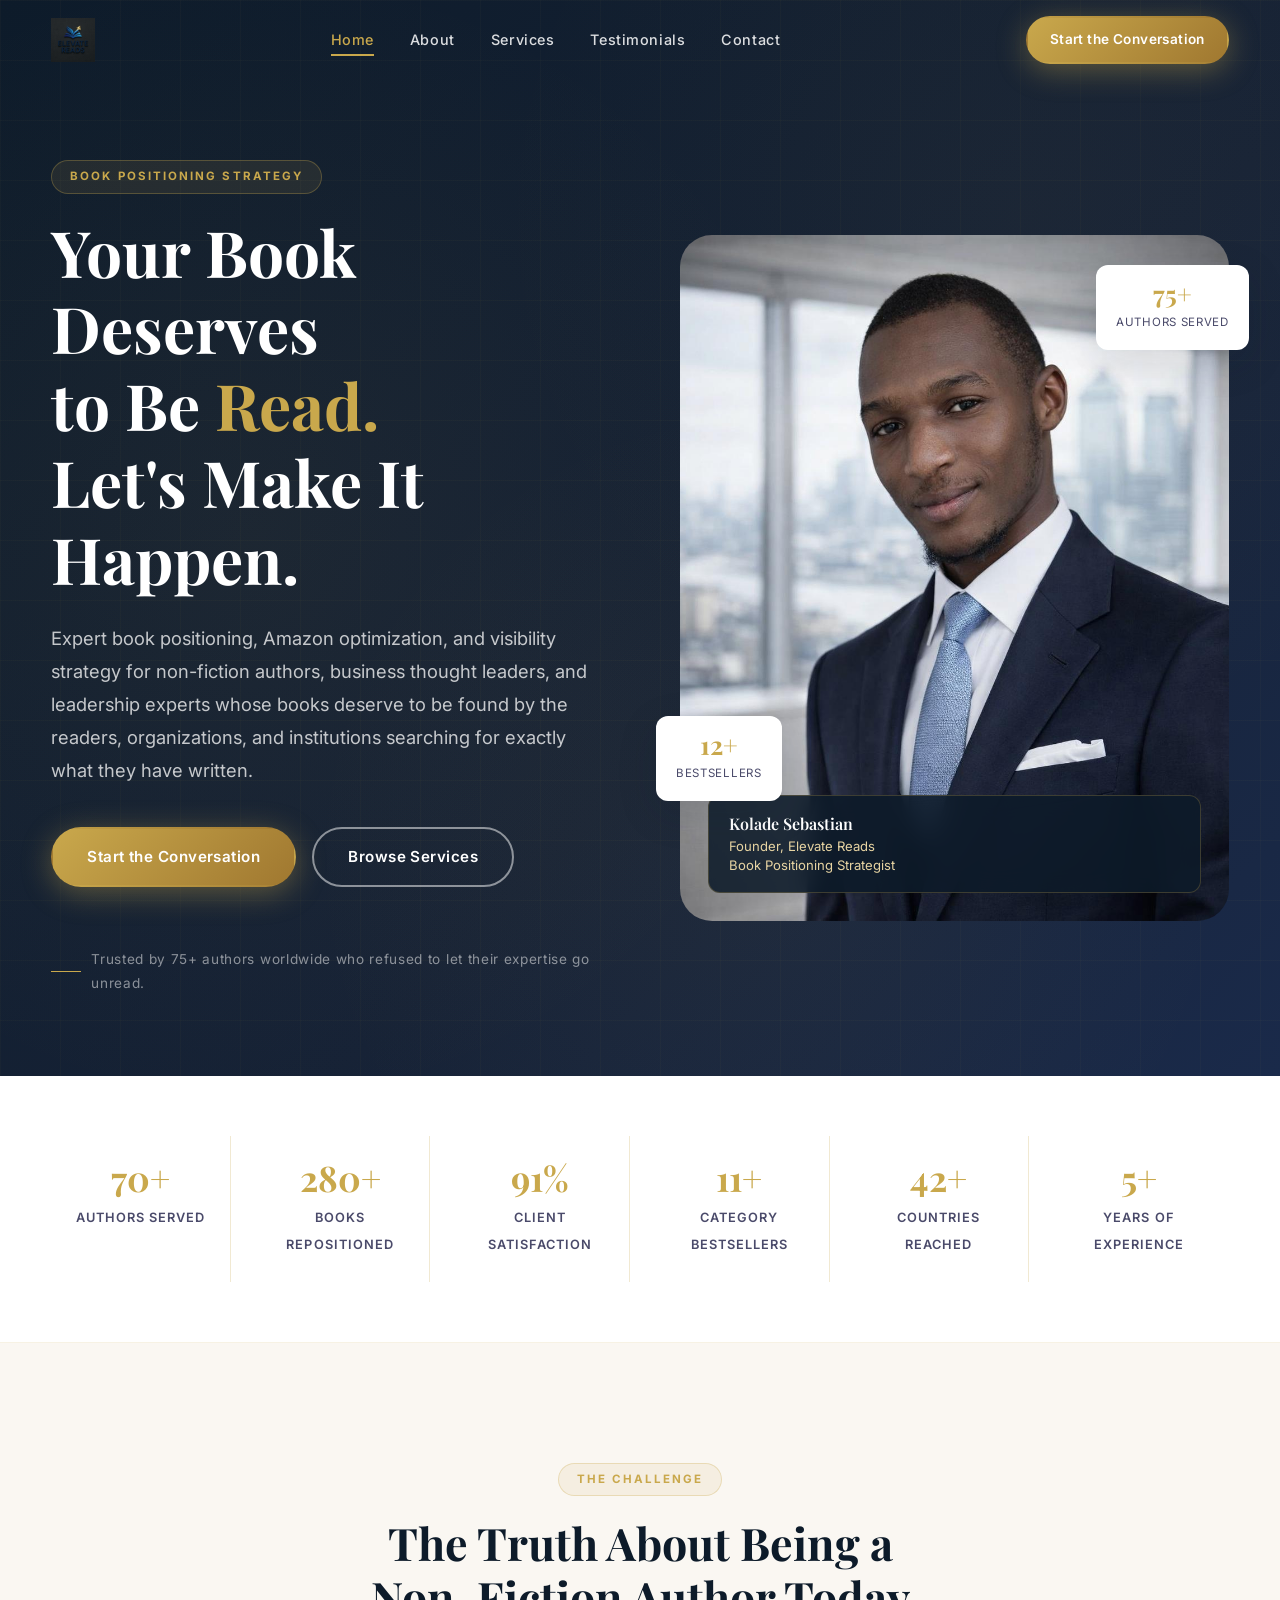
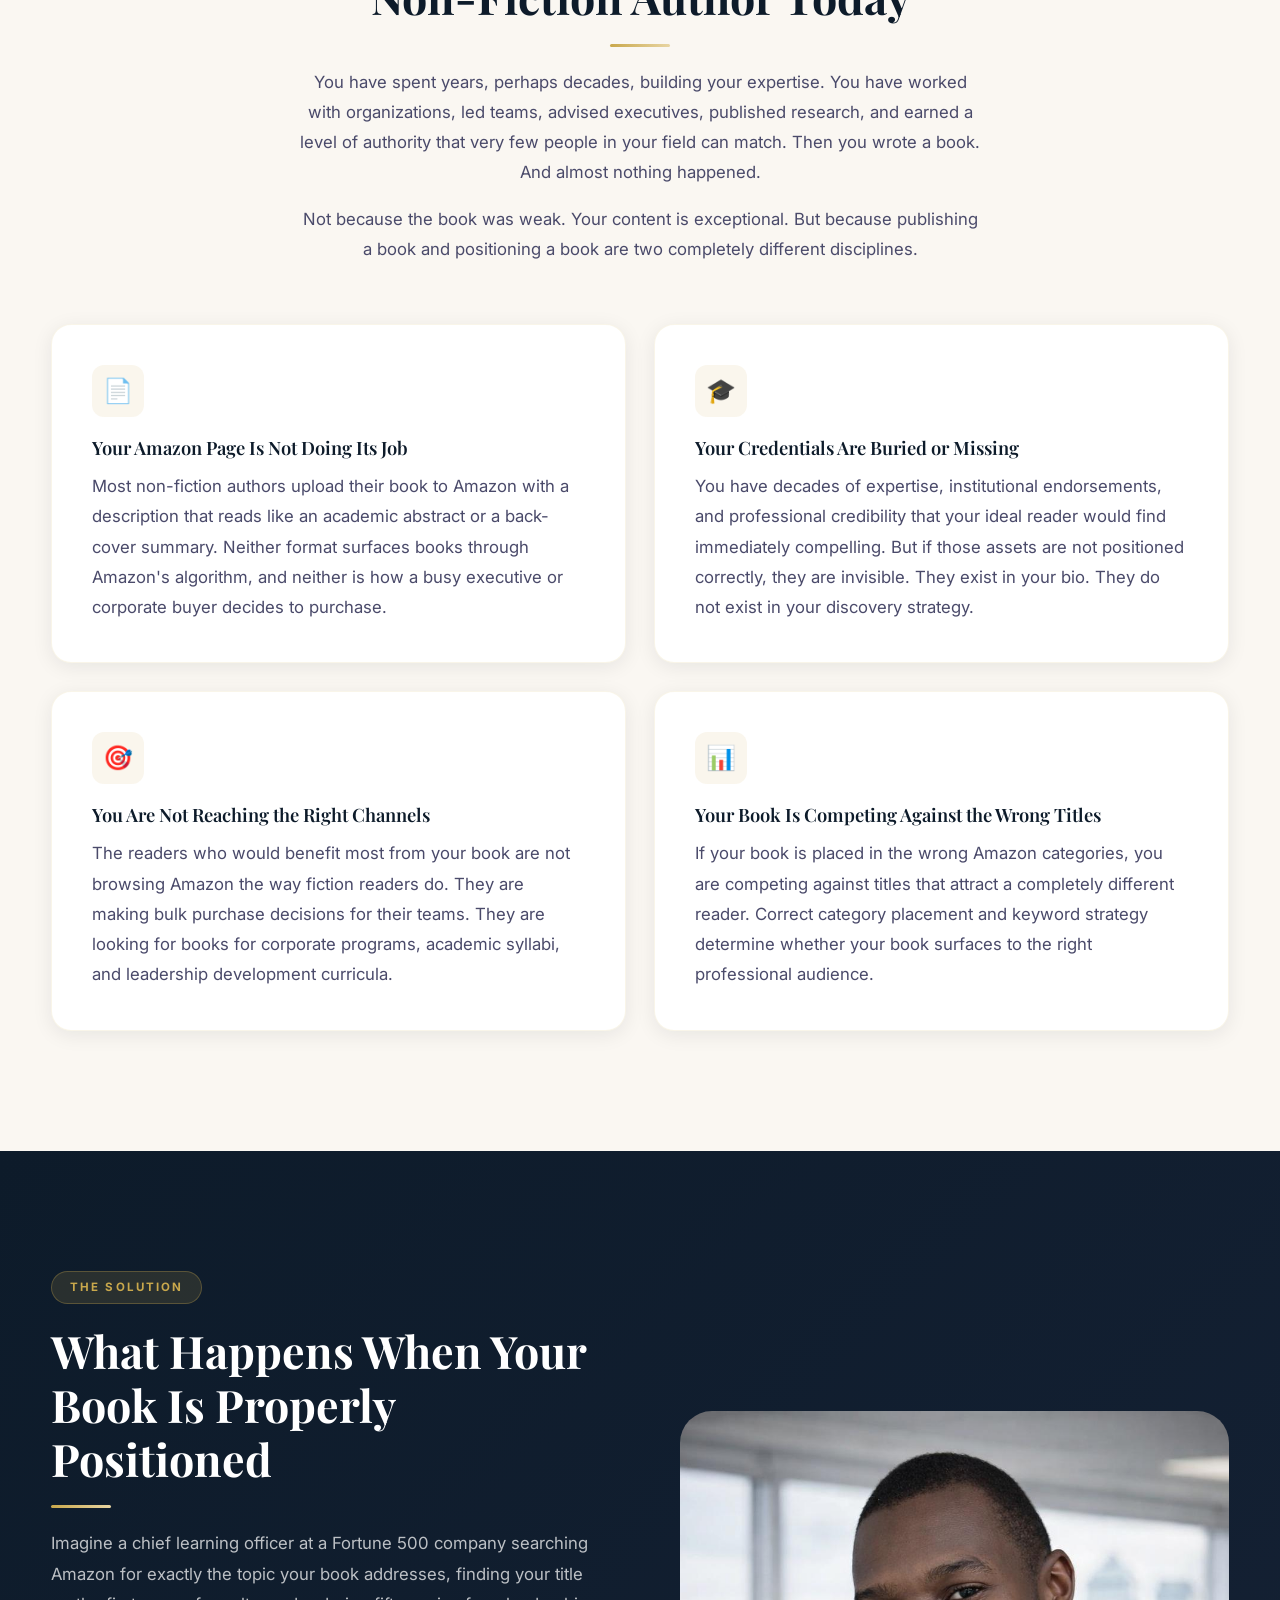
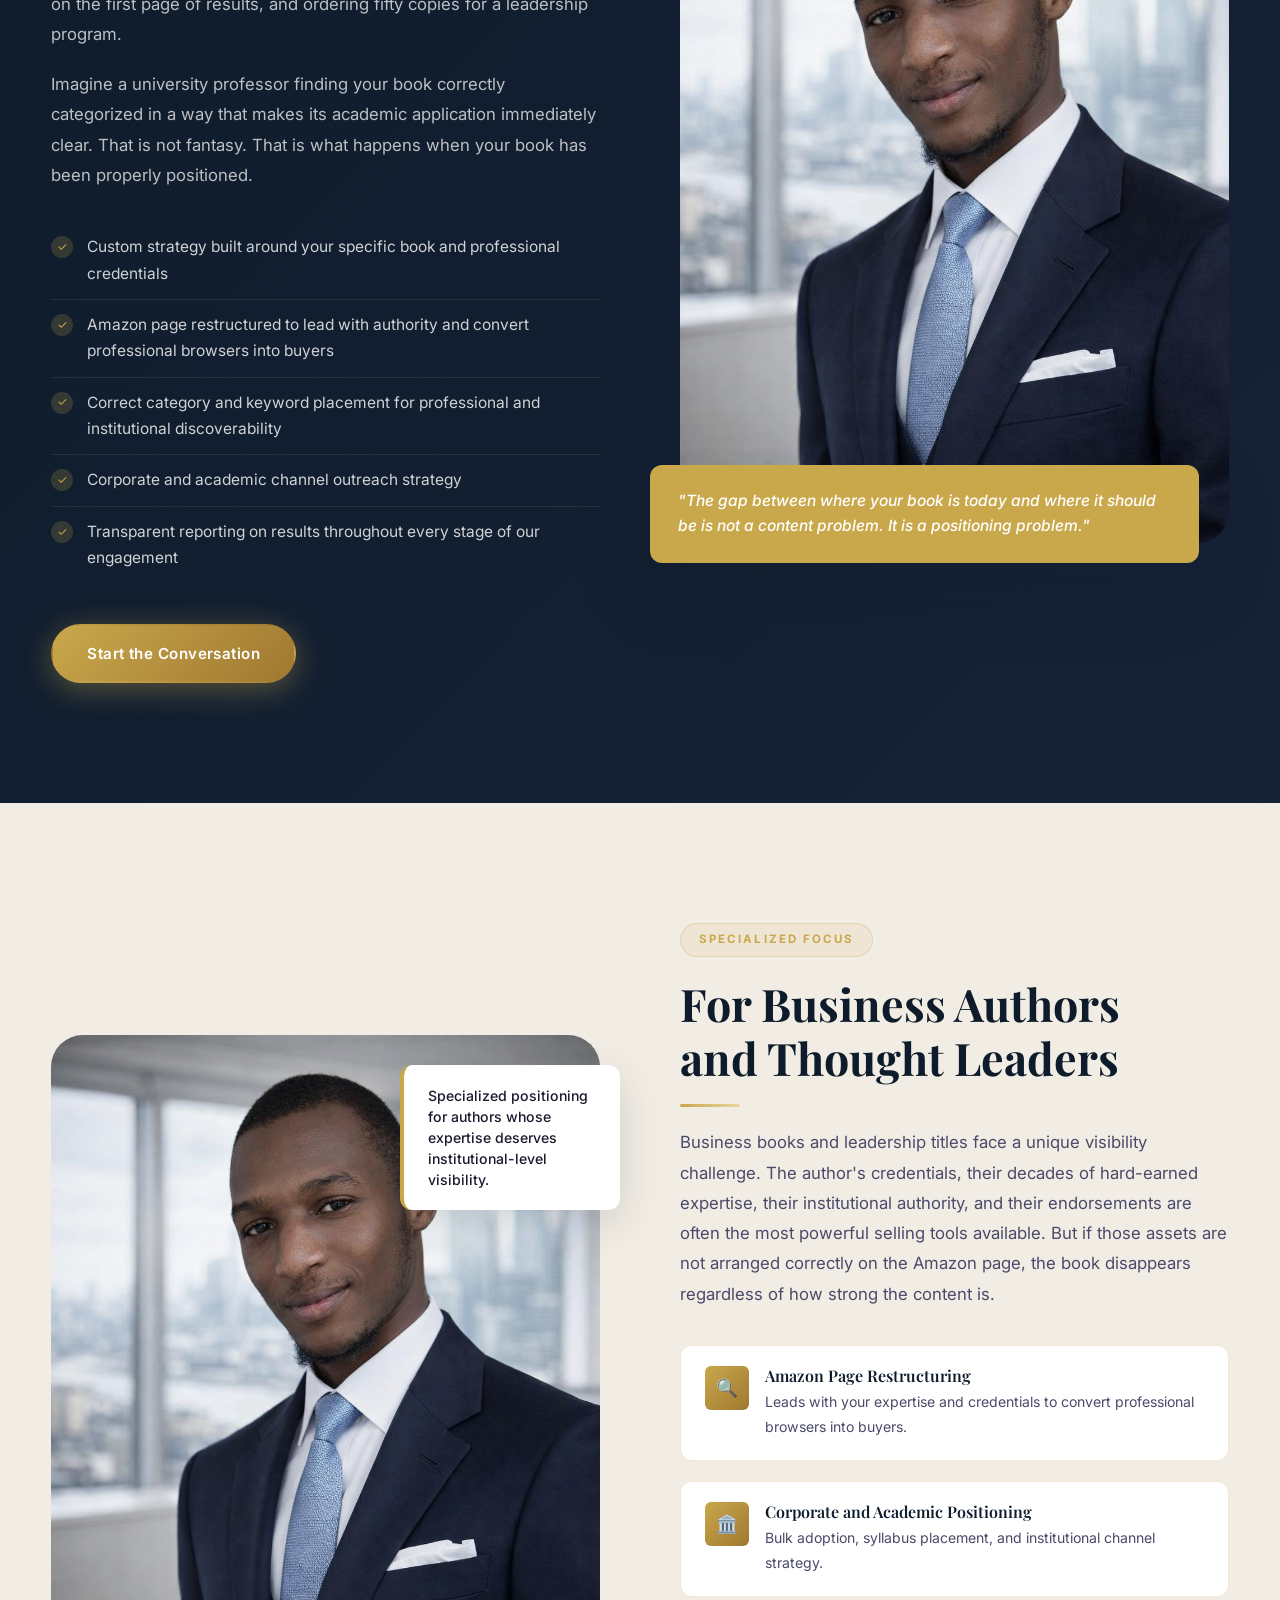
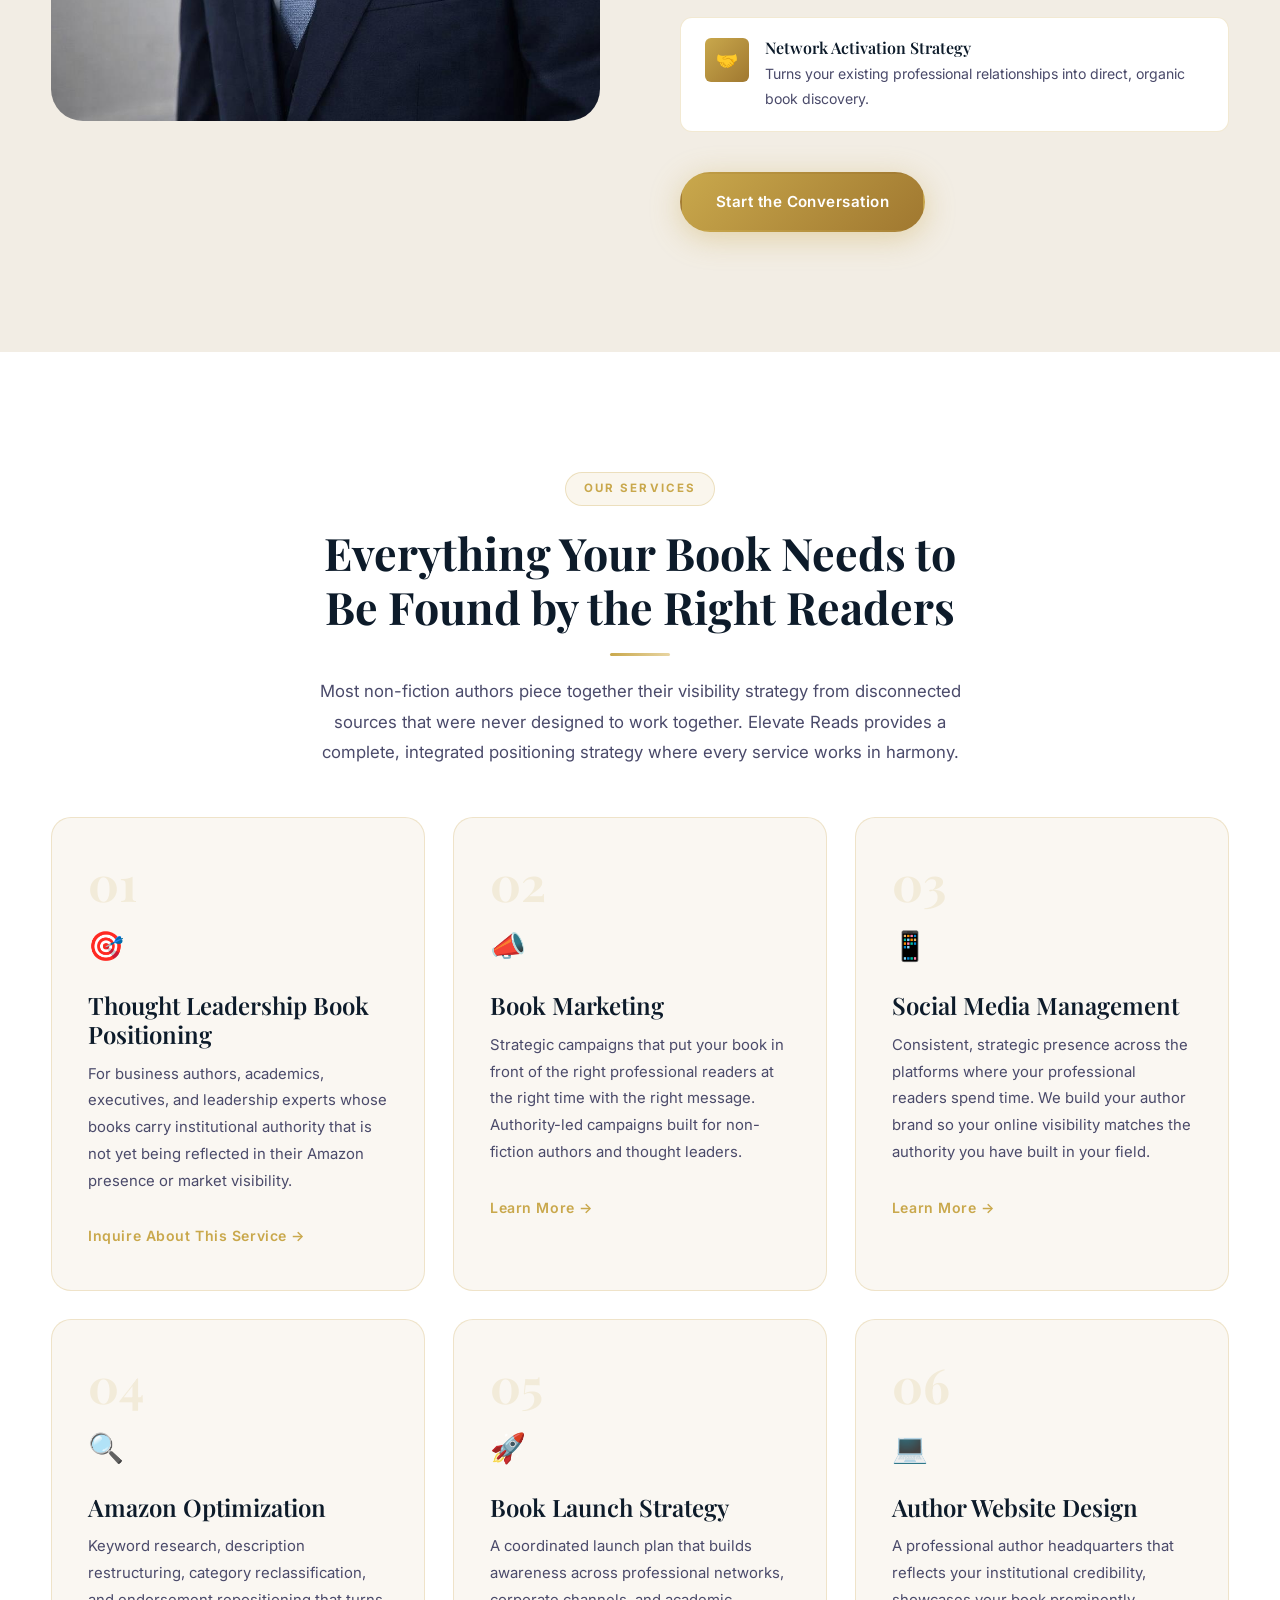
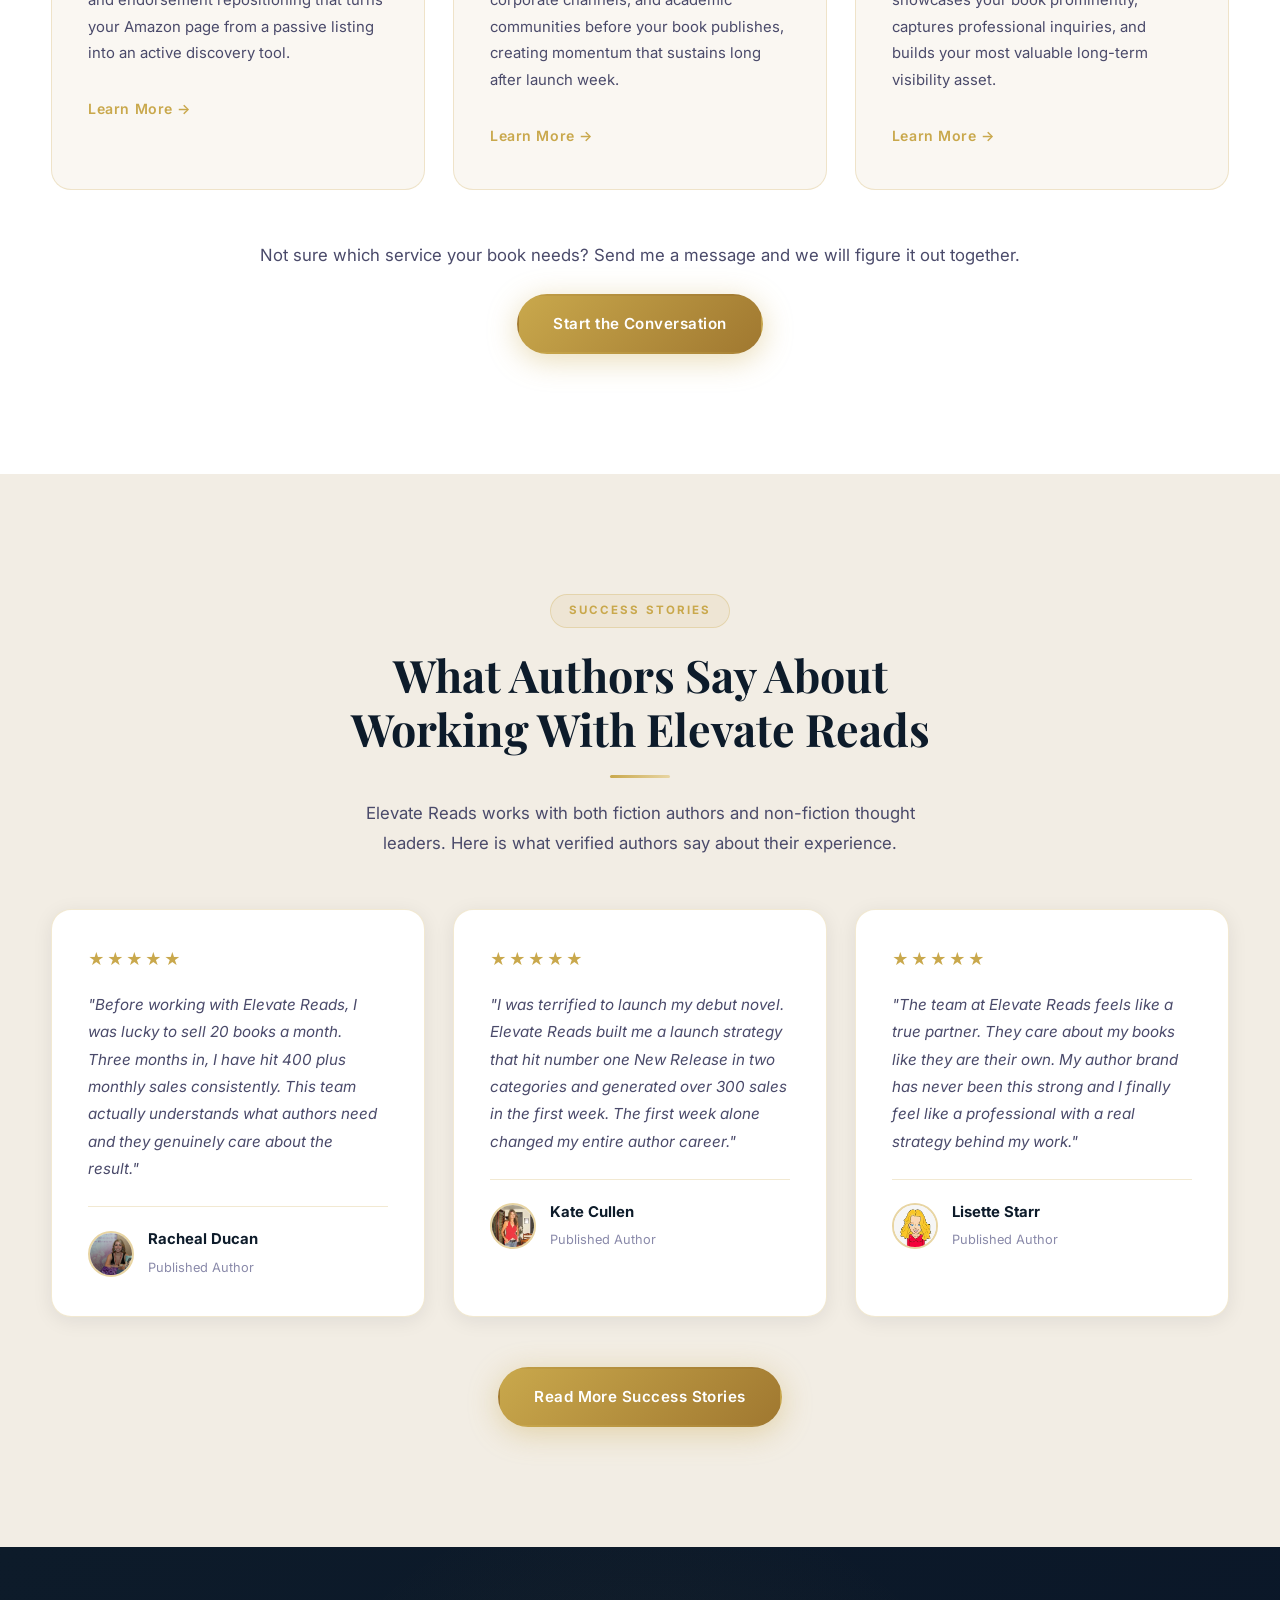
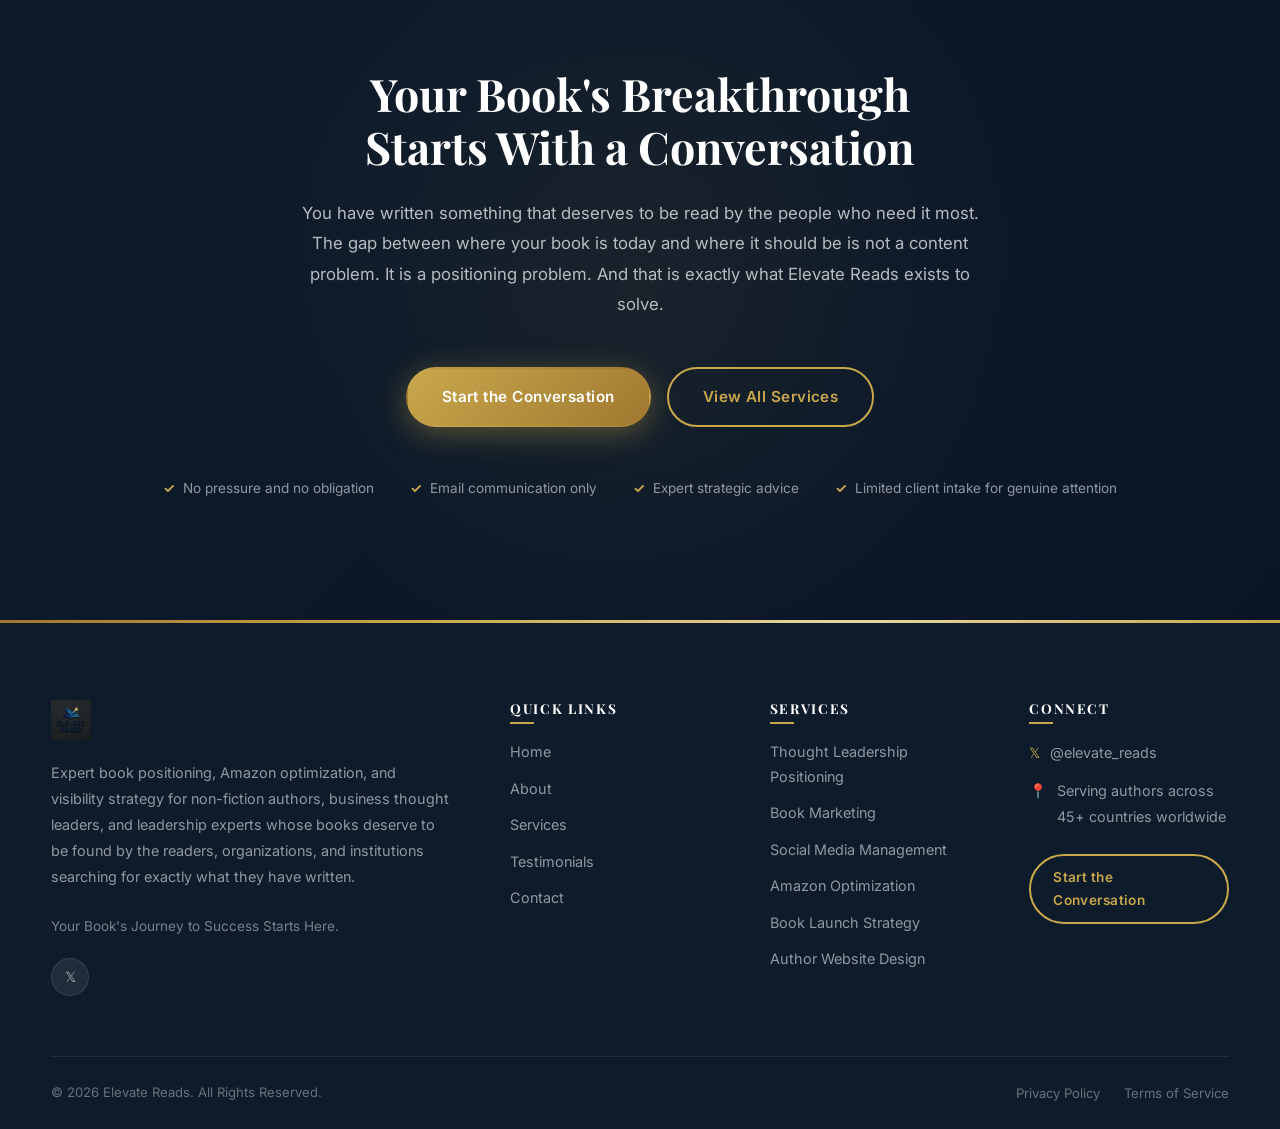
<file: index.html>
<!DOCTYPE html>
<html lang="en">
<head>
  <meta charset="UTF-8" />
  <meta name="viewport" content="width=device-width, initial-scale=1.0" />
  <title>Elevate Reads | Book Positioning for Non-Fiction Authors and Thought Leaders</title>
  <meta name="description" content="Expert book positioning, Amazon optimization, and visibility strategy for non-fiction authors, business thought leaders, and leadership experts whose books deserve to be found." />
  <meta name="keywords" content="book positioning, Amazon optimization, non-fiction author marketing, thought leadership books, book visibility strategy" />
  <meta property="og:title" content="Elevate Reads | Book Positioning for Non-Fiction Authors" />
  <meta property="og:description" content="Expert book positioning and visibility strategy for non-fiction authors and thought leaders." />
  <meta property="og:type" content="website" />
  <link rel="icon" type="image/png" href="images/ELEVATE_READS.png" />
  <link rel="preconnect" href="https://fonts.googleapis.com" />
  <link rel="preconnect" href="https://fonts.gstatic.com" crossorigin />
  <link href="https://fonts.googleapis.com/css2?family=Playfair+Display:ital,wght@0,400;0,600;0,700;1,400&family=Inter:wght@300;400;500;600;700&display=swap" rel="stylesheet" />
  <link rel="stylesheet" href="css/style.css" />
</head>
<body>

<!-- PRELOADER -->
<div id="preloader">
  <img src="images/ELEVATE_READS.png" alt="Elevate Reads" class="preloader-logo" />
  <div class="preloader-bar"><div class="preloader-bar-fill"></div></div>
  <p class="preloader-text">Positioning Expertise for the World to Read</p>
</div>

<!-- NAVBAR -->
<nav class="navbar" id="navbar" role="navigation" aria-label="Main navigation">
  <div class="navbar-inner">
    <a href="index.html" class="navbar-logo" aria-label="Elevate Reads Home">
      <img src="images/ELEVATE_READS.png" alt="Elevate Reads" />
    </a>
    <div class="navbar-links">
      <a href="index.html">Home</a>
      <a href="about.html">About</a>
      <a href="services.html">Services</a>
      <a href="testimonials.html">Testimonials</a>
      <a href="contact.html">Contact</a>
    </div>
    <a href="contact.html" class="btn btn-primary btn-sm navbar-cta">Start the Conversation</a>
    <button class="hamburger" id="hamburger" aria-label="Toggle menu" aria-expanded="false">
      <span></span><span></span><span></span>
    </button>
  </div>
</nav>

<!-- MOBILE MENU -->
<div class="mobile-menu" id="mobileMenu" aria-hidden="true">
  <a href="index.html">Home</a>
  <a href="about.html">About</a>
  <a href="services.html">Services</a>
  <a href="testimonials.html">Testimonials</a>
  <a href="contact.html">Contact</a>
  <a href="contact.html" class="btn btn-primary">Start the Conversation</a>
</div>

<!-- HERO -->
<section class="hero" aria-label="Hero">
  <div class="hero-bg-pattern"></div>
  <div class="hero-grid-lines"></div>
  <div class="container">
    <div class="hero-content-wrapper">
      <div class="hero-text">
        <span class="section-badge">Book Positioning Strategy</span>
        <h1 class="hero-headline">
          Your Book Deserves<br />
          to Be <span class="text-gold">Read.</span><br />
          Let's Make It Happen.
        </h1>
        <p class="hero-subheadline">
          Expert book positioning, Amazon optimization, and visibility strategy for non-fiction authors, business thought leaders, and leadership experts whose books deserve to be found by the readers, organizations, and institutions searching for exactly what they have written.
        </p>
        <div class="hero-ctas">
          <a href="contact.html" class="btn btn-primary">Start the Conversation</a>
          <a href="services.html" class="btn btn-secondary" style="color:#fff;border-color:rgba(255,255,255,0.5);">Browse Services</a>
        </div>
        <p class="hero-trust-text">Trusted by 75+ authors worldwide who refused to let their expertise go unread.</p>
      </div>
      <div class="hero-visual">
        <div class="hero-founder-frame">
          <img src="images/founder.jpg" alt="Kolade Sebastian, Founder of Elevate Reads" loading="eager" />
          <div class="hero-founder-badge">
            <h4>Kolade Sebastian</h4>
            <p>Founder, Elevate Reads<br />Book Positioning Strategist</p>
          </div>
        </div>
        <div class="hero-floating-stat stat-1">
          <span class="stat-number" data-target="75" data-suffix="+">0+</span>
          <span class="stat-label">Authors Served</span>
        </div>
        <div class="hero-floating-stat stat-2">
          <span class="stat-number" data-target="12" data-suffix="+">0+</span>
          <span class="stat-label">Bestsellers</span>
        </div>
      </div>
    </div>
  </div>
</section>

<!-- TRUST BAR -->
<section class="trust-bar" aria-label="Trust metrics">
  <div class="container">
    <div class="trust-bar-grid">
      <div class="trust-metric" data-animate="fade-up" data-delay="0">
        <span class="trust-number" data-target="75" data-suffix="+">0+</span>
        <span class="trust-label">Authors Served</span>
      </div>
      <div class="trust-metric" data-animate="fade-up" data-delay="100">
        <span class="trust-number" data-target="300" data-suffix="+">0+</span>
        <span class="trust-label">Books Repositioned</span>
      </div>
      <div class="trust-metric" data-animate="fade-up" data-delay="200">
        <span class="trust-number" data-target="98" data-suffix="%">0%</span>
        <span class="trust-label">Client Satisfaction</span>
      </div>
      <div class="trust-metric" data-animate="fade-up" data-delay="300">
        <span class="trust-number" data-target="12" data-suffix="+">0+</span>
        <span class="trust-label">Category Bestsellers</span>
      </div>
      <div class="trust-metric" data-animate="fade-up" data-delay="400">
        <span class="trust-number" data-target="45" data-suffix="+">0+</span>
        <span class="trust-label">Countries Reached</span>
      </div>
      <div class="trust-metric" data-animate="fade-up" data-delay="500">
        <span class="trust-number" data-target="5" data-suffix="+">0+</span>
        <span class="trust-label">Years of Experience</span>
      </div>
    </div>
  </div>
</section>

<!-- THE CHALLENGE -->
<section class="challenge-section" aria-label="The Challenge">
  <div class="container">
    <div class="text-center" data-animate="fade-up">
      <span class="section-badge">The Challenge</span>
      <h2 class="section-title">The Truth About Being a<br />Non-Fiction Author Today</h2>
      <div class="gold-divider"></div>
    </div>
    <div class="section-intro" data-animate="fade-up" data-delay="100">
      <p>You have spent years, perhaps decades, building your expertise. You have worked with organizations, led teams, advised executives, published research, and earned a level of authority that very few people in your field can match. Then you wrote a book. And almost nothing happened.</p>
      <p style="margin-top:16px;">Not because the book was weak. Your content is exceptional. But because publishing a book and positioning a book are two completely different disciplines.</p>
    </div>
    <div class="challenge-grid">
      <div class="challenge-card" data-animate="fade-up" data-delay="0">
        <div class="challenge-icon">📄</div>
        <h4>Your Amazon Page Is Not Doing Its Job</h4>
        <p>Most non-fiction authors upload their book to Amazon with a description that reads like an academic abstract or a back-cover summary. Neither format surfaces books through Amazon's algorithm, and neither is how a busy executive or corporate buyer decides to purchase.</p>
      </div>
      <div class="challenge-card" data-animate="fade-up" data-delay="100">
        <div class="challenge-icon">🎓</div>
        <h4>Your Credentials Are Buried or Missing</h4>
        <p>You have decades of expertise, institutional endorsements, and professional credibility that your ideal reader would find immediately compelling. But if those assets are not positioned correctly, they are invisible. They exist in your bio. They do not exist in your discovery strategy.</p>
      </div>
      <div class="challenge-card" data-animate="fade-up" data-delay="200">
        <div class="challenge-icon">🎯</div>
        <h4>You Are Not Reaching the Right Channels</h4>
        <p>The readers who would benefit most from your book are not browsing Amazon the way fiction readers do. They are making bulk purchase decisions for their teams. They are looking for books for corporate programs, academic syllabi, and leadership development curricula.</p>
      </div>
      <div class="challenge-card" data-animate="fade-up" data-delay="300">
        <div class="challenge-icon">📊</div>
        <h4>Your Book Is Competing Against the Wrong Titles</h4>
        <p>If your book is placed in the wrong Amazon categories, you are competing against titles that attract a completely different reader. Correct category placement and keyword strategy determine whether your book surfaces to the right professional audience.</p>
      </div>
    </div>
  </div>
</section>

<!-- THE SOLUTION -->
<section class="solution-section" aria-label="The Solution">
  <div class="container">
    <div class="solution-inner">
      <div class="solution-text" data-animate="fade-left">
        <span class="section-badge">The Solution</span>
        <h2 class="section-title" style="color:#fff;">What Happens When Your Book Is Properly Positioned</h2>
        <div class="gold-divider" style="margin-left:0;"></div>
        <p>Imagine a chief learning officer at a Fortune 500 company searching Amazon for exactly the topic your book addresses, finding your title on the first page of results, and ordering fifty copies for a leadership program.</p>
        <p>Imagine a university professor finding your book correctly categorized in a way that makes its academic application immediately clear. That is not fantasy. That is what happens when your book has been properly positioned.</p>
        <ul class="solution-checklist">
          <li><span class="check-icon">✓</span>Custom strategy built around your specific book and professional credentials</li>
          <li><span class="check-icon">✓</span>Amazon page restructured to lead with authority and convert professional browsers into buyers</li>
          <li><span class="check-icon">✓</span>Correct category and keyword placement for professional and institutional discoverability</li>
          <li><span class="check-icon">✓</span>Corporate and academic channel outreach strategy</li>
          <li><span class="check-icon">✓</span>Transparent reporting on results throughout every stage of our engagement</li>
        </ul>
        <a href="contact.html" class="btn btn-primary">Start the Conversation</a>
      </div>
      <div class="solution-visual" data-animate="fade-right">
        <div class="solution-founder-img">
          <img src="images/founder.jpg" alt="Kolade Sebastian working with authors" />
        </div>
        <div class="solution-quote-card">
          <p>"The gap between where your book is today and where it should be is not a content problem. It is a positioning problem."</p>
        </div>
      </div>
    </div>
  </div>
</section>

<!-- FOR BUSINESS AUTHORS -->
<section class="biz-authors-section" aria-label="For Business Authors and Thought Leaders">
  <div class="container">
    <div class="biz-inner">
      <div class="biz-visual" data-animate="fade-left">
        <div class="biz-img-frame">
          <img src="images/founder.jpg" alt="Kolade Sebastian, Book Positioning Expert" />
        </div>
        <div class="biz-overlay-card">
          <p>Specialized positioning for authors whose expertise deserves institutional-level visibility.</p>
        </div>
      </div>
      <div class="biz-text" data-animate="fade-right">
        <span class="section-badge">Specialized Focus</span>
        <h2 class="section-title">For Business Authors<br />and Thought Leaders</h2>
        <div class="gold-divider" style="margin-left:0;"></div>
        <p>Business books and leadership titles face a unique visibility challenge. The author's credentials, their decades of hard-earned expertise, their institutional authority, and their endorsements are often the most powerful selling tools available. But if those assets are not arranged correctly on the Amazon page, the book disappears regardless of how strong the content is.</p>
        <div class="biz-features">
          <div class="biz-feature-item">
            <div class="biz-feature-icon">🔍</div>
            <div>
              <h5>Amazon Page Restructuring</h5>
              <p style="font-size:0.88rem;margin:0;">Leads with your expertise and credentials to convert professional browsers into buyers.</p>
            </div>
          </div>
          <div class="biz-feature-item">
            <div class="biz-feature-icon">🏛️</div>
            <div>
              <h5>Corporate and Academic Positioning</h5>
              <p style="font-size:0.88rem;margin:0;">Bulk adoption, syllabus placement, and institutional channel strategy.</p>
            </div>
          </div>
          <div class="biz-feature-item">
            <div class="biz-feature-icon">🤝</div>
            <div>
              <h5>Network Activation Strategy</h5>
              <p style="font-size:0.88rem;margin:0;">Turns your existing professional relationships into direct, organic book discovery.</p>
            </div>
          </div>
        </div>
        <a href="contact.html" class="btn btn-primary">Start the Conversation</a>
      </div>
    </div>
  </div>
</section>

<!-- SERVICES OVERVIEW -->
<section class="services-overview" aria-label="Services">
  <div class="container">
    <div class="text-center" data-animate="fade-up">
      <span class="section-badge">Our Services</span>
      <h2 class="section-title">Everything Your Book Needs to<br />Be Found by the Right Readers</h2>
      <div class="gold-divider"></div>
      <p class="section-intro" style="margin-bottom:50px;">Most non-fiction authors piece together their visibility strategy from disconnected sources that were never designed to work together. Elevate Reads provides a complete, integrated positioning strategy where every service works in harmony.</p>
    </div>
    <div class="services-grid">
      <div class="service-card" data-animate="fade-up" data-delay="0">
        <div class="service-number">01</div>
        <span class="service-icon">🎯</span>
        <h4>Thought Leadership Book Positioning</h4>
        <p>For business authors, academics, executives, and leadership experts whose books carry institutional authority that is not yet being reflected in their Amazon presence or market visibility.</p>
        <a href="services.html#positioning" class="service-link">Inquire About This Service &#8594;</a>
      </div>
      <div class="service-card" data-animate="fade-up" data-delay="100">
        <div class="service-number">02</div>
        <span class="service-icon">📣</span>
        <h4>Book Marketing</h4>
        <p>Strategic campaigns that put your book in front of the right professional readers at the right time with the right message. Authority-led campaigns built for non-fiction authors and thought leaders.</p>
        <a href="services.html#marketing" class="service-link">Learn More &#8594;</a>
      </div>
      <div class="service-card" data-animate="fade-up" data-delay="200">
        <div class="service-number">03</div>
        <span class="service-icon">📱</span>
        <h4>Social Media Management</h4>
        <p>Consistent, strategic presence across the platforms where your professional readers spend time. We build your author brand so your online visibility matches the authority you have built in your field.</p>
        <a href="services.html#social" class="service-link">Learn More &#8594;</a>
      </div>
      <div class="service-card" data-animate="fade-up" data-delay="0">
        <div class="service-number">04</div>
        <span class="service-icon">🔍</span>
        <h4>Amazon Optimization</h4>
        <p>Keyword research, description restructuring, category reclassification, and endorsement repositioning that turns your Amazon page from a passive listing into an active discovery tool.</p>
        <a href="services.html#amazon" class="service-link">Learn More &#8594;</a>
      </div>
      <div class="service-card" data-animate="fade-up" data-delay="100">
        <div class="service-number">05</div>
        <span class="service-icon">🚀</span>
        <h4>Book Launch Strategy</h4>
        <p>A coordinated launch plan that builds awareness across professional networks, corporate channels, and academic communities before your book publishes, creating momentum that sustains long after launch week.</p>
        <a href="services.html#launch" class="service-link">Learn More &#8594;</a>
      </div>
      <div class="service-card" data-animate="fade-up" data-delay="200">
        <div class="service-number">06</div>
        <span class="service-icon">💻</span>
        <h4>Author Website Design</h4>
        <p>A professional author headquarters that reflects your institutional credibility, showcases your book prominently, captures professional inquiries, and builds your most valuable long-term visibility asset.</p>
        <a href="services.html#website" class="service-link">Learn More &#8594;</a>
      </div>
    </div>
    <div class="text-center" style="margin-top:50px;" data-animate="fade-up">
      <p style="margin-bottom:24px;">Not sure which service your book needs? Send me a message and we will figure it out together.</p>
      <a href="contact.html" class="btn btn-primary">Start the Conversation</a>
    </div>
  </div>
</section>

<!-- TESTIMONIALS PREVIEW -->
<section class="testimonials-preview" aria-label="Testimonials">
  <div class="container">
    <div class="text-center" data-animate="fade-up">
      <span class="section-badge">Success Stories</span>
      <h2 class="section-title">What Authors Say About<br />Working With Elevate Reads</h2>
      <div class="gold-divider"></div>
      <p style="max-width:600px;margin:0 auto 50px;">Elevate Reads works with both fiction authors and non-fiction thought leaders. Here is what verified authors say about their experience.</p>
    </div>
    <div class="testimonials-preview-grid">
      <div class="testimonial-card-preview" data-animate="fade-up" data-delay="0">
        <div class="stars">&#9733;&#9733;&#9733;&#9733;&#9733;</div>
        <blockquote>"Before working with Elevate Reads, I was lucky to sell 20 books a month. Three months in, I have hit 400 plus monthly sales consistently. This team actually understands what authors need and they genuinely care about the result."</blockquote>
        <div class="testimonial-author">
          <img src="images/recheal-ducan.jpg" alt="Racheal Ducan" />
          <div>
            <strong>Racheal Ducan</strong>
            <span>Published Author</span>
          </div>
        </div>
      </div>
      <div class="testimonial-card-preview" data-animate="fade-up" data-delay="100">
        <div class="stars">&#9733;&#9733;&#9733;&#9733;&#9733;</div>
        <blockquote>"I was terrified to launch my debut novel. Elevate Reads built me a launch strategy that hit number one New Release in two categories and generated over 300 sales in the first week. The first week alone changed my entire author career."</blockquote>
        <div class="testimonial-author">
          <img src="images/kate.webp" alt="Kate Cullen" />
          <div>
            <strong>Kate Cullen</strong>
            <span>Published Author</span>
          </div>
        </div>
      </div>
      <div class="testimonial-card-preview" data-animate="fade-up" data-delay="200">
        <div class="stars">&#9733;&#9733;&#9733;&#9733;&#9733;</div>
        <blockquote>"The team at Elevate Reads feels like a true partner. They care about my books like they are their own. My author brand has never been this strong and I finally feel like a professional with a real strategy behind my work."</blockquote>
        <div class="testimonial-author">
          <img src="images/lisette-starr.webp" alt="Lisette Starr" />
          <div>
            <strong>Lisette Starr</strong>
            <span>Published Author</span>
          </div>
        </div>
      </div>
    </div>
    <div class="text-center" data-animate="fade-up">
      <a href="testimonials.html" class="btn btn-primary">Read More Success Stories</a>
    </div>
  </div>
</section>

<!-- FINAL CTA -->
<section class="final-cta" aria-label="Call to Action">
  <div class="container">
    <h2 data-animate="fade-up">Your Book's Breakthrough<br />Starts With a Conversation</h2>
    <p data-animate="fade-up" data-delay="100">You have written something that deserves to be read by the people who need it most. The gap between where your book is today and where it should be is not a content problem. It is a positioning problem. And that is exactly what Elevate Reads exists to solve.</p>
    <div class="final-cta-btns" data-animate="fade-up" data-delay="200">
      <a href="contact.html" class="btn btn-primary">Start the Conversation</a>
      <a href="services.html" class="btn btn-outline-gold">View All Services</a>
    </div>
    <div class="final-cta-trust" data-animate="fade-up" data-delay="300">
      <span class="trust-item">No pressure and no obligation</span>
      <span class="trust-item">Email communication only</span>
      <span class="trust-item">Expert strategic advice</span>
      <span class="trust-item">Limited client intake for genuine attention</span>
    </div>
  </div>
</section>

<!-- FOOTER -->
<footer>
  <div class="container">
    <div class="footer-grid">
      <div class="footer-brand">
        <img src="images/ELEVATE_READS.png" alt="Elevate Reads" />
        <p>Expert book positioning, Amazon optimization, and visibility strategy for non-fiction authors, business thought leaders, and leadership experts whose books deserve to be found by the readers, organizations, and institutions searching for exactly what they have written.</p>
        <p style="color:rgba(255,255,255,0.45);font-size:0.85rem;margin-top:4px;margin-bottom:20px;">Your Book's Journey to Success Starts Here.</p>
        <div class="footer-social">
          <a href="https://x.com/elevate_reads" target="_blank" rel="noopener noreferrer" class="footer-social-link" aria-label="Follow Elevate Reads on X">𝕏</a>
        </div>
      </div>
      <div class="footer-col">
        <h5>Quick Links</h5>
        <nav class="footer-links" aria-label="Footer navigation">
          <a href="index.html">Home</a>
          <a href="about.html">About</a>
          <a href="services.html">Services</a>
          <a href="testimonials.html">Testimonials</a>
          <a href="contact.html">Contact</a>
        </nav>
      </div>
      <div class="footer-col">
        <h5>Services</h5>
        <nav class="footer-links" aria-label="Services navigation">
          <a href="services.html#positioning">Thought Leadership Positioning</a>
          <a href="services.html#marketing">Book Marketing</a>
          <a href="services.html#social">Social Media Management</a>
          <a href="services.html#amazon">Amazon Optimization</a>
          <a href="services.html#launch">Book Launch Strategy</a>
          <a href="services.html#website">Author Website Design</a>
        </nav>
      </div>
      <div class="footer-col footer-contact">
        <h5>Connect</h5>
        <p><span>𝕏</span><a href="https://x.com/elevate_reads" target="_blank" rel="noopener noreferrer" style="color:rgba(255,255,255,0.55);">@elevate_reads</a></p>
        <p><span>📍</span>Serving authors across 45+ countries worldwide</p>
        <div style="margin-top:24px;">
          <a href="contact.html" class="btn btn-outline-gold btn-sm">Start the Conversation</a>
        </div>
      </div>
    </div>
    <div class="footer-bottom">
      <p>&copy; 2026 Elevate Reads. All Rights Reserved.</p>
      <div class="footer-bottom-links">
        <a href="#">Privacy Policy</a>
        <a href="#">Terms of Service</a>
      </div>
    </div>
  </div>
</footer>

<!-- BACK TO TOP -->
<button class="back-to-top" id="backToTop" aria-label="Back to top">&#8679;</button>

<script src="js/main.js"></script>
</body>
</html>
</file>
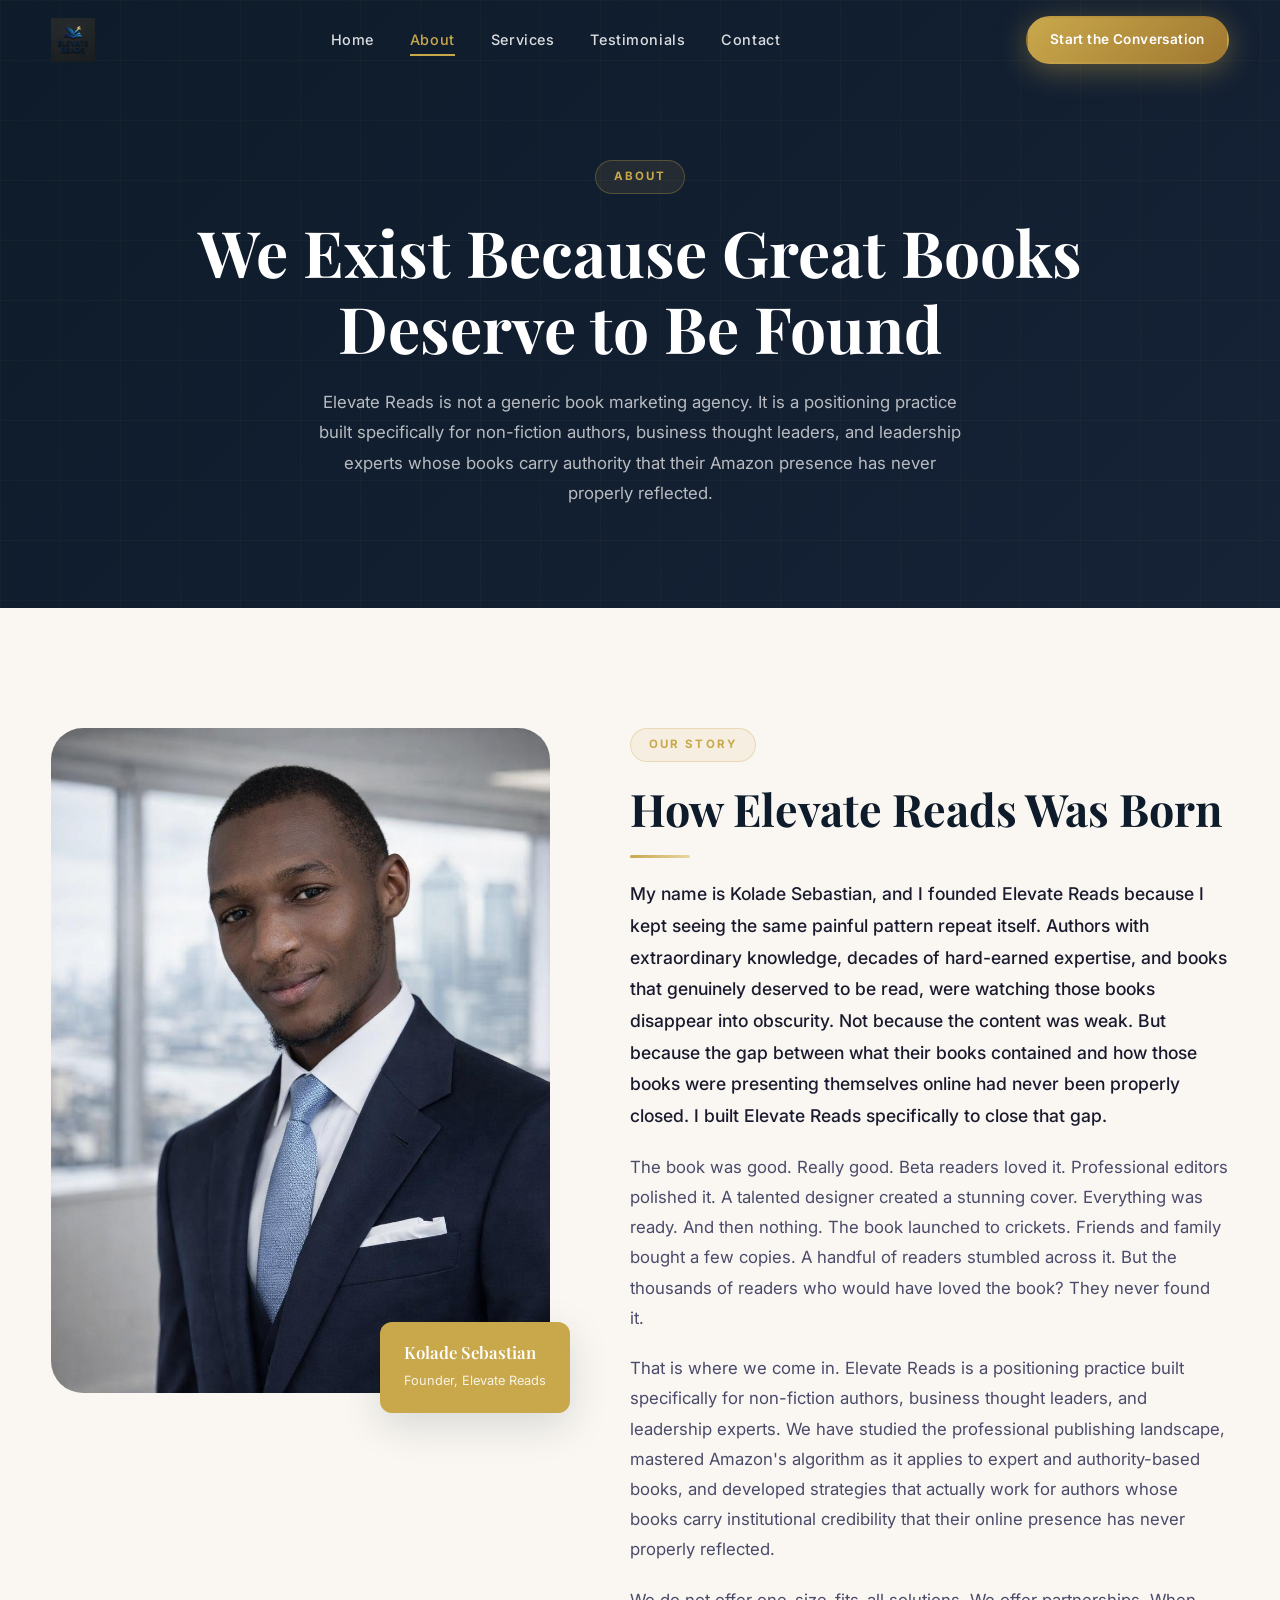
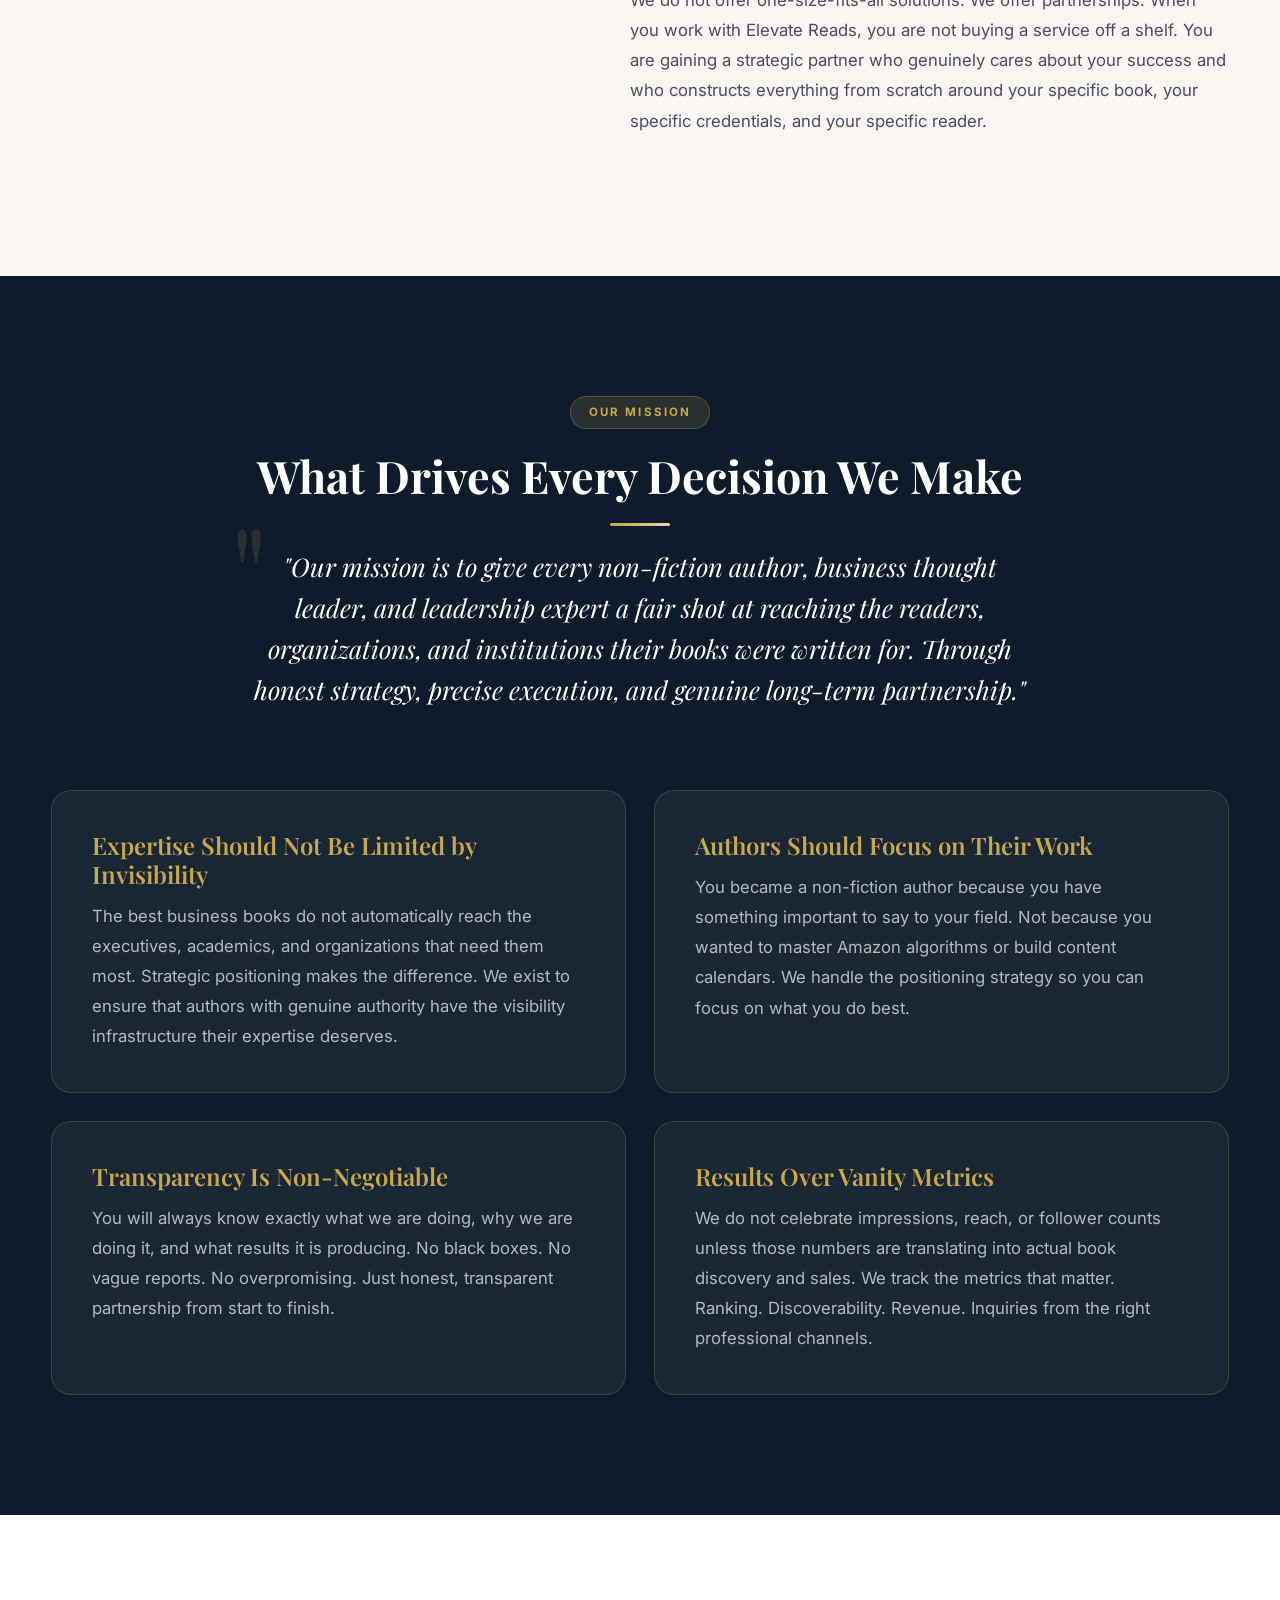
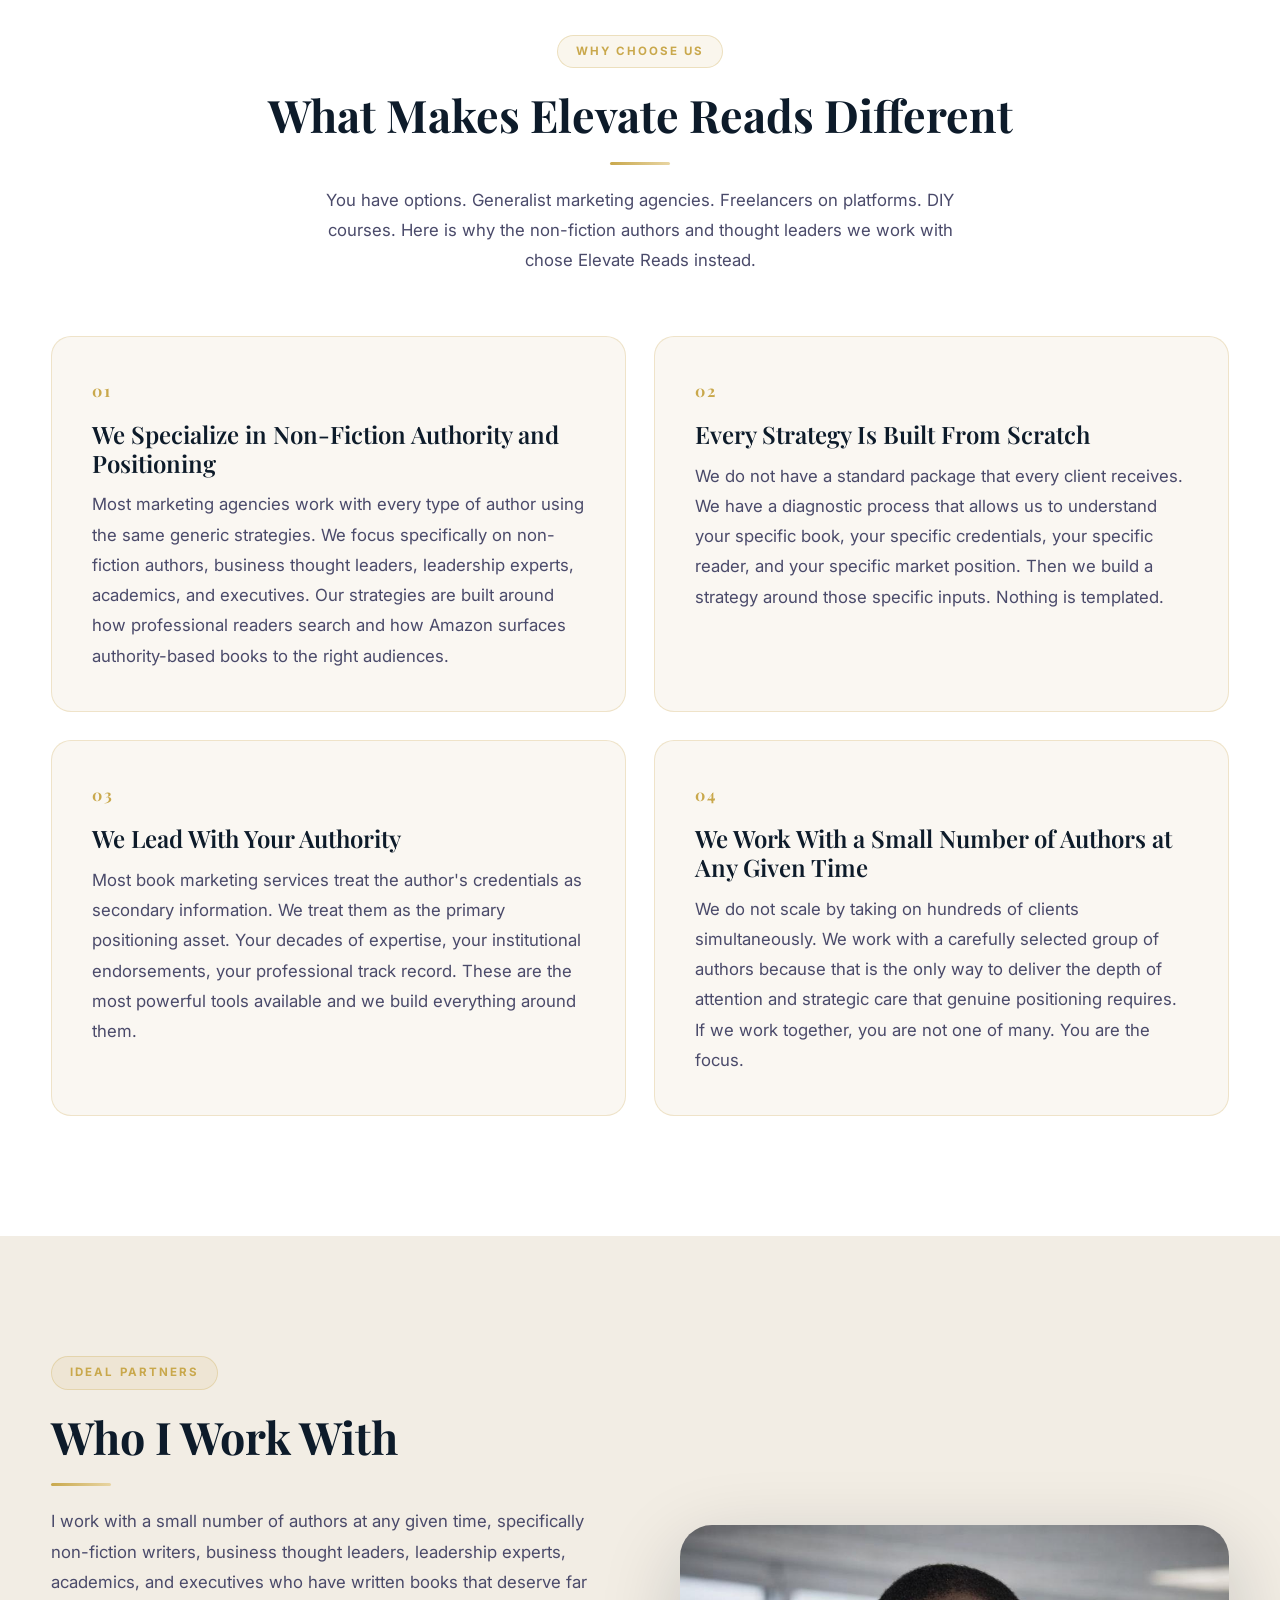
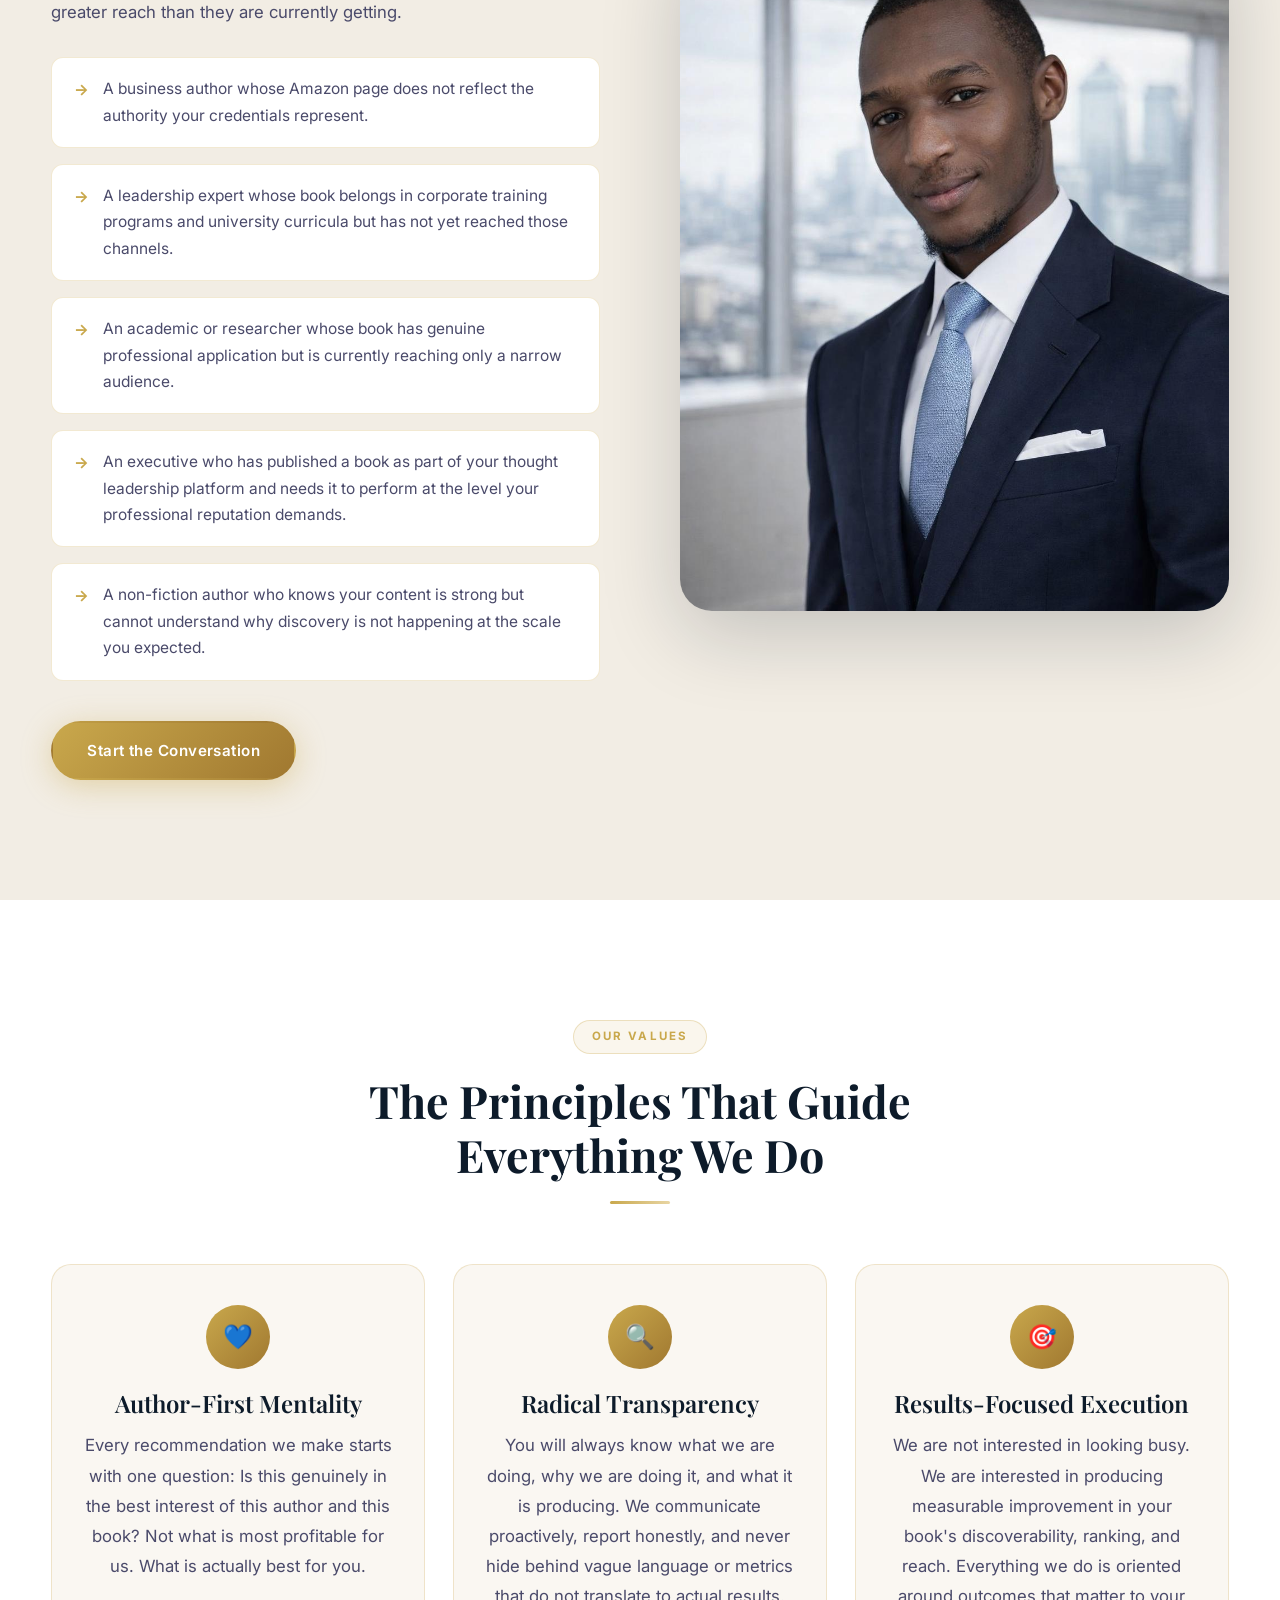
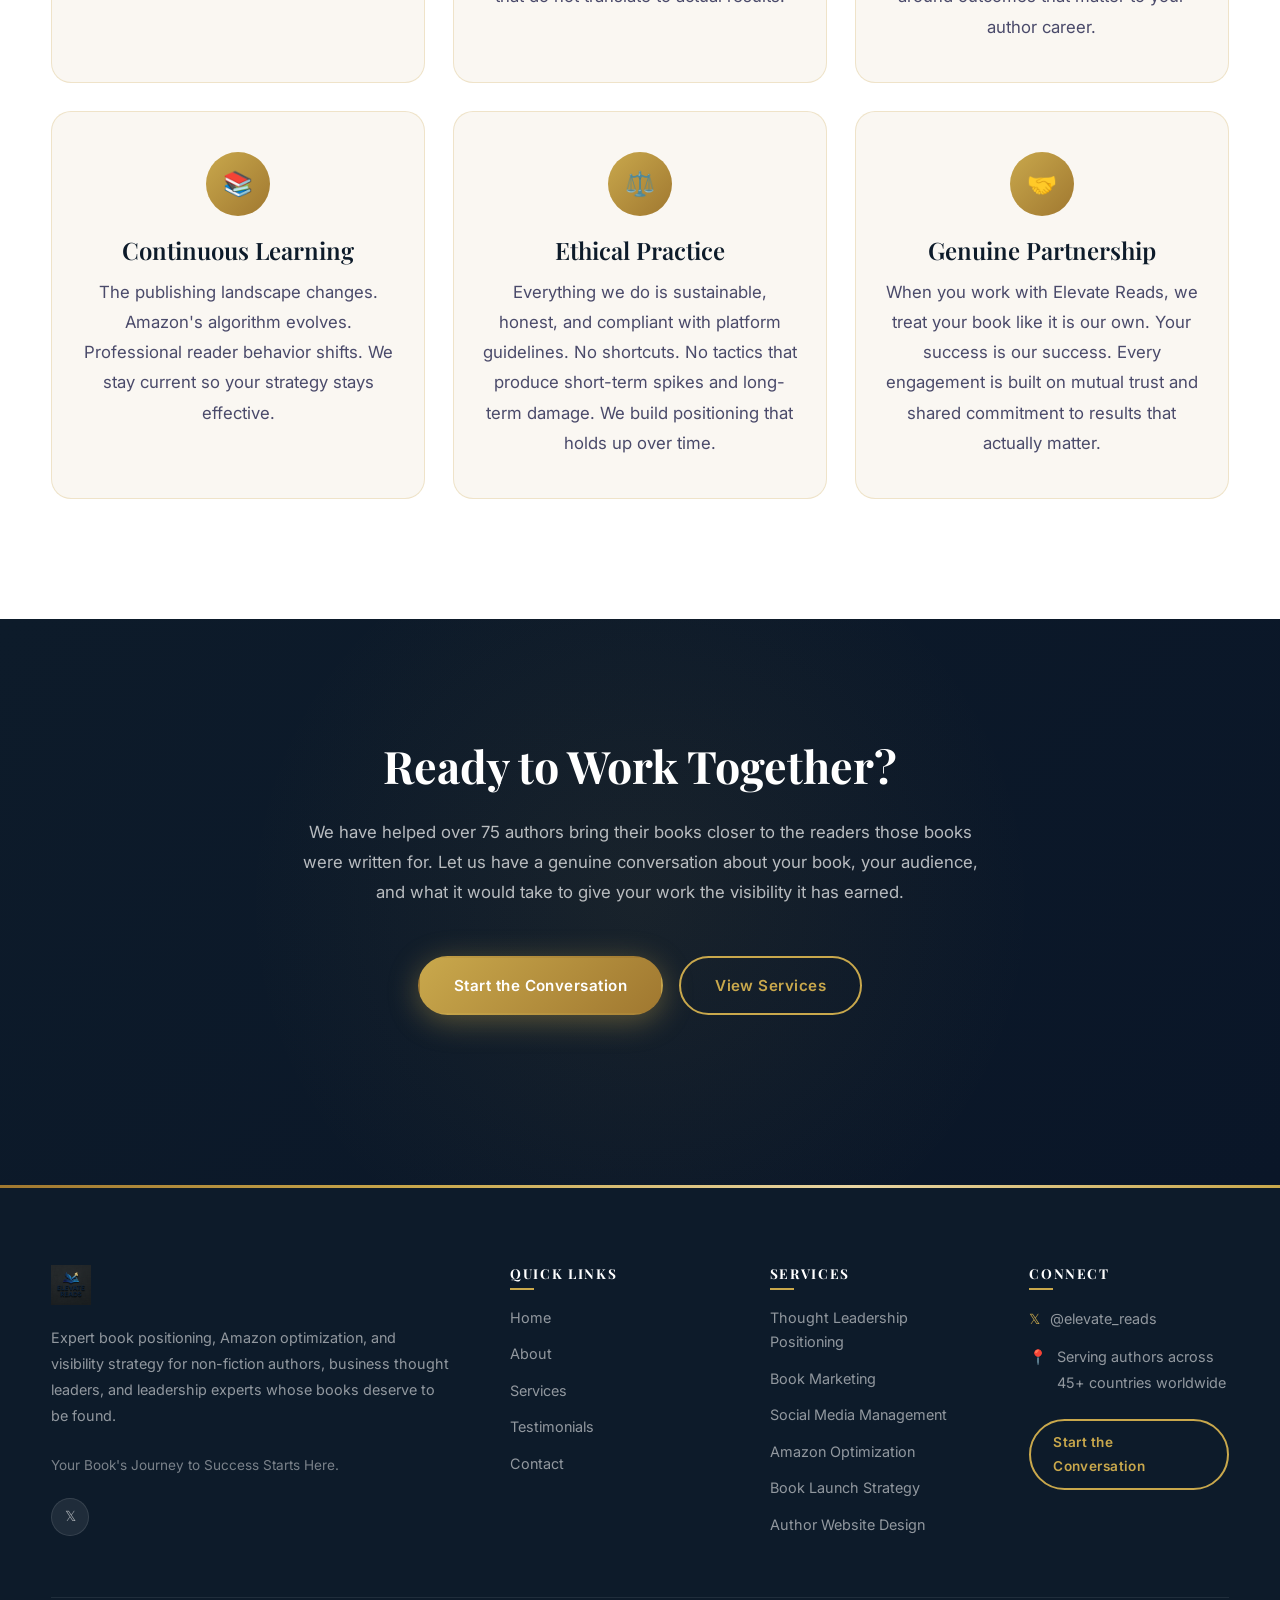
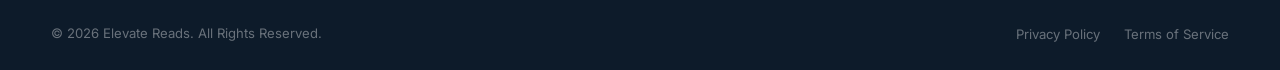
<file: about.html>
<!DOCTYPE html>
<html lang="en">
<head>
  <meta charset="UTF-8" />
  <meta name="viewport" content="width=device-width, initial-scale=1.0" />
  <title>About | Elevate Reads</title>
  <meta name="description" content="Learn about Kolade Sebastian and the story behind Elevate Reads, a book positioning practice built for non-fiction authors, business thought leaders, and leadership experts." />
  <link rel="icon" type="image/png" href="images/ELEVATE_READS.png" />
  <link rel="preconnect" href="https://fonts.googleapis.com" />
  <link rel="preconnect" href="https://fonts.gstatic.com" crossorigin />
  <link href="https://fonts.googleapis.com/css2?family=Playfair+Display:ital,wght@0,400;0,600;0,700;1,400&family=Inter:wght@300;400;500;600;700&display=swap" rel="stylesheet" />
  <link rel="stylesheet" href="css/style.css" />
</head>
<body>

<!-- PRELOADER -->
<div id="preloader">
  <img src="images/ELEVATE_READS.png" alt="Elevate Reads" class="preloader-logo" />
  <div class="preloader-bar"><div class="preloader-bar-fill"></div></div>
  <p class="preloader-text">About Elevate Reads</p>
</div>

<!-- NAVBAR -->
<nav class="navbar scrolled" id="navbar" role="navigation" aria-label="Main navigation">
  <div class="navbar-inner">
    <a href="index.html" class="navbar-logo" aria-label="Elevate Reads Home">
      <img src="images/ELEVATE_READS.png" alt="Elevate Reads" />
    </a>
    <div class="navbar-links">
      <a href="index.html">Home</a>
      <a href="about.html" class="active">About</a>
      <a href="services.html">Services</a>
      <a href="testimonials.html">Testimonials</a>
      <a href="contact.html">Contact</a>
    </div>
    <a href="contact.html" class="btn btn-primary btn-sm navbar-cta">Start the Conversation</a>
    <button class="hamburger" id="hamburger" aria-label="Toggle menu" aria-expanded="false">
      <span></span><span></span><span></span>
    </button>
  </div>
</nav>

<!-- MOBILE MENU -->
<div class="mobile-menu" id="mobileMenu">
  <a href="index.html">Home</a>
  <a href="about.html">About</a>
  <a href="services.html">Services</a>
  <a href="testimonials.html">Testimonials</a>
  <a href="contact.html">Contact</a>
  <a href="contact.html" class="btn btn-primary">Start the Conversation</a>
</div>

<!-- PAGE HEADER -->
<header class="page-header" aria-label="About page header">
  <div class="container">
    <span class="section-badge" data-animate="fade-up">About</span>
    <h1 data-animate="fade-up" data-delay="100">We Exist Because Great Books<br />Deserve to Be Found</h1>
    <p data-animate="fade-up" data-delay="200">Elevate Reads is not a generic book marketing agency. It is a positioning practice built specifically for non-fiction authors, business thought leaders, and leadership experts whose books carry authority that their Amazon presence has never properly reflected.</p>
  </div>
</header>

<!-- STORY SECTION -->
<section class="story-section" aria-label="Our story">
  <div class="container">
    <div class="story-inner">
      <div class="story-visual" data-animate="fade-left">
        <div class="story-img-main">
          <img src="images/founder.jpg" alt="Kolade Sebastian, Founder of Elevate Reads" />
        </div>
        <div class="story-name-card">
          <h5>Kolade Sebastian</h5>
          <span>Founder, Elevate Reads</span>
        </div>
      </div>
      <div class="story-text" data-animate="fade-right">
        <span class="section-badge">Our Story</span>
        <h2 class="section-title">How Elevate Reads Was Born</h2>
        <div class="gold-divider" style="margin-left:0;"></div>
        <p>My name is Kolade Sebastian, and I founded Elevate Reads because I kept seeing the same painful pattern repeat itself. Authors with extraordinary knowledge, decades of hard-earned expertise, and books that genuinely deserved to be read, were watching those books disappear into obscurity. Not because the content was weak. But because the gap between what their books contained and how those books were presenting themselves online had never been properly closed. I built Elevate Reads specifically to close that gap.</p>
        <p>The book was good. Really good. Beta readers loved it. Professional editors polished it. A talented designer created a stunning cover. Everything was ready. And then nothing. The book launched to crickets. Friends and family bought a few copies. A handful of readers stumbled across it. But the thousands of readers who would have loved the book? They never found it.</p>
        <p>That is where we come in. Elevate Reads is a positioning practice built specifically for non-fiction authors, business thought leaders, and leadership experts. We have studied the professional publishing landscape, mastered Amazon's algorithm as it applies to expert and authority-based books, and developed strategies that actually work for authors whose books carry institutional credibility that their online presence has never properly reflected.</p>
        <p>We do not offer one-size-fits-all solutions. We offer partnerships. When you work with Elevate Reads, you are not buying a service off a shelf. You are gaining a strategic partner who genuinely cares about your success and who constructs everything from scratch around your specific book, your specific credentials, and your specific reader.</p>
      </div>
    </div>
  </div>
</section>

<!-- MISSION -->
<section class="mission-section" aria-label="Our mission">
  <div class="container">
    <div class="text-center" data-animate="fade-up">
      <span class="section-badge" style="background:rgba(201,168,76,0.15);">Our Mission</span>
      <h2 class="section-title" style="color:#fff;">What Drives Every Decision We Make</h2>
      <div class="gold-divider"></div>
    </div>
    <div class="mission-quote" data-animate="fade-up" data-delay="100">
      <blockquote>"Our mission is to give every non-fiction author, business thought leader, and leadership expert a fair shot at reaching the readers, organizations, and institutions their books were written for. Through honest strategy, precise execution, and genuine long-term partnership."</blockquote>
    </div>
    <div class="beliefs-grid">
      <div class="belief-card" data-animate="fade-up" data-delay="0">
        <h4>Expertise Should Not Be Limited by Invisibility</h4>
        <p>The best business books do not automatically reach the executives, academics, and organizations that need them most. Strategic positioning makes the difference. We exist to ensure that authors with genuine authority have the visibility infrastructure their expertise deserves.</p>
      </div>
      <div class="belief-card" data-animate="fade-up" data-delay="100">
        <h4>Authors Should Focus on Their Work</h4>
        <p>You became a non-fiction author because you have something important to say to your field. Not because you wanted to master Amazon algorithms or build content calendars. We handle the positioning strategy so you can focus on what you do best.</p>
      </div>
      <div class="belief-card" data-animate="fade-up" data-delay="200">
        <h4>Transparency Is Non-Negotiable</h4>
        <p>You will always know exactly what we are doing, why we are doing it, and what results it is producing. No black boxes. No vague reports. No overpromising. Just honest, transparent partnership from start to finish.</p>
      </div>
      <div class="belief-card" data-animate="fade-up" data-delay="300">
        <h4>Results Over Vanity Metrics</h4>
        <p>We do not celebrate impressions, reach, or follower counts unless those numbers are translating into actual book discovery and sales. We track the metrics that matter. Ranking. Discoverability. Revenue. Inquiries from the right professional channels.</p>
      </div>
    </div>
  </div>
</section>

<!-- WHAT SETS US APART -->
<section class="differentiators-section" aria-label="What makes us different">
  <div class="container">
    <div class="text-center" data-animate="fade-up">
      <span class="section-badge">Why Choose Us</span>
      <h2 class="section-title">What Makes Elevate Reads Different</h2>
      <div class="gold-divider"></div>
      <p style="max-width:660px;margin:0 auto;">You have options. Generalist marketing agencies. Freelancers on platforms. DIY courses. Here is why the non-fiction authors and thought leaders we work with chose Elevate Reads instead.</p>
    </div>
    <div class="diff-grid">
      <div class="diff-card" data-animate="fade-up" data-delay="0">
        <div class="diff-number">01</div>
        <h4>We Specialize in Non-Fiction Authority and Positioning</h4>
        <p>Most marketing agencies work with every type of author using the same generic strategies. We focus specifically on non-fiction authors, business thought leaders, leadership experts, academics, and executives. Our strategies are built around how professional readers search and how Amazon surfaces authority-based books to the right audiences.</p>
      </div>
      <div class="diff-card" data-animate="fade-up" data-delay="100">
        <div class="diff-number">02</div>
        <h4>Every Strategy Is Built From Scratch</h4>
        <p>We do not have a standard package that every client receives. We have a diagnostic process that allows us to understand your specific book, your specific credentials, your specific reader, and your specific market position. Then we build a strategy around those specific inputs. Nothing is templated.</p>
      </div>
      <div class="diff-card" data-animate="fade-up" data-delay="200">
        <div class="diff-number">03</div>
        <h4>We Lead With Your Authority</h4>
        <p>Most book marketing services treat the author's credentials as secondary information. We treat them as the primary positioning asset. Your decades of expertise, your institutional endorsements, your professional track record. These are the most powerful tools available and we build everything around them.</p>
      </div>
      <div class="diff-card" data-animate="fade-up" data-delay="300">
        <div class="diff-number">04</div>
        <h4>We Work With a Small Number of Authors at Any Given Time</h4>
        <p>We do not scale by taking on hundreds of clients simultaneously. We work with a carefully selected group of authors because that is the only way to deliver the depth of attention and strategic care that genuine positioning requires. If we work together, you are not one of many. You are the focus.</p>
      </div>
    </div>
  </div>
</section>

<!-- WHO I WORK WITH -->
<section class="who-section" aria-label="Who we work with">
  <div class="container">
    <div class="who-inner">
      <div data-animate="fade-left">
        <span class="section-badge">Ideal Partners</span>
        <h2 class="section-title">Who I Work With</h2>
        <div class="gold-divider" style="margin-left:0;"></div>
        <p>I work with a small number of authors at any given time, specifically non-fiction writers, business thought leaders, leadership experts, academics, and executives who have written books that deserve far greater reach than they are currently getting.</p>
        <ul class="who-list">
          <li>A business author whose Amazon page does not reflect the authority your credentials represent.</li>
          <li>A leadership expert whose book belongs in corporate training programs and university curricula but has not yet reached those channels.</li>
          <li>An academic or researcher whose book has genuine professional application but is currently reaching only a narrow audience.</li>
          <li>An executive who has published a book as part of your thought leadership platform and needs it to perform at the level your professional reputation demands.</li>
          <li>A non-fiction author who knows your content is strong but cannot understand why discovery is not happening at the scale you expected.</li>
        </ul>
        <a href="contact.html" class="btn btn-primary">Start the Conversation</a>
      </div>
      <div class="who-visual" data-animate="fade-right">
        <img src="images/founder.jpg" alt="Kolade Sebastian, Book Positioning Strategist" />
      </div>
    </div>
  </div>
</section>

<!-- VALUES -->
<section class="values-section" aria-label="Our values">
  <div class="container">
    <div class="text-center" data-animate="fade-up">
      <span class="section-badge">Our Values</span>
      <h2 class="section-title">The Principles That Guide<br />Everything We Do</h2>
      <div class="gold-divider"></div>
    </div>
    <div class="values-grid">
      <div class="value-card" data-animate="fade-up" data-delay="0">
        <div class="value-icon">💙</div>
        <h4>Author-First Mentality</h4>
        <p>Every recommendation we make starts with one question: Is this genuinely in the best interest of this author and this book? Not what is most profitable for us. What is actually best for you.</p>
      </div>
      <div class="value-card" data-animate="fade-up" data-delay="100">
        <div class="value-icon">🔍</div>
        <h4>Radical Transparency</h4>
        <p>You will always know what we are doing, why we are doing it, and what it is producing. We communicate proactively, report honestly, and never hide behind vague language or metrics that do not translate to actual results.</p>
      </div>
      <div class="value-card" data-animate="fade-up" data-delay="200">
        <div class="value-icon">🎯</div>
        <h4>Results-Focused Execution</h4>
        <p>We are not interested in looking busy. We are interested in producing measurable improvement in your book's discoverability, ranking, and reach. Everything we do is oriented around outcomes that matter to your author career.</p>
      </div>
      <div class="value-card" data-animate="fade-up" data-delay="300">
        <div class="value-icon">📚</div>
        <h4>Continuous Learning</h4>
        <p>The publishing landscape changes. Amazon's algorithm evolves. Professional reader behavior shifts. We stay current so your strategy stays effective.</p>
      </div>
      <div class="value-card" data-animate="fade-up" data-delay="400">
        <div class="value-icon">⚖️</div>
        <h4>Ethical Practice</h4>
        <p>Everything we do is sustainable, honest, and compliant with platform guidelines. No shortcuts. No tactics that produce short-term spikes and long-term damage. We build positioning that holds up over time.</p>
      </div>
      <div class="value-card" data-animate="fade-up" data-delay="500">
        <div class="value-icon">🤝</div>
        <h4>Genuine Partnership</h4>
        <p>When you work with Elevate Reads, we treat your book like it is our own. Your success is our success. Every engagement is built on mutual trust and shared commitment to results that actually matter.</p>
      </div>
    </div>
  </div>
</section>

<!-- ABOUT CTA -->
<section class="final-cta" aria-label="Work with us">
  <div class="container">
    <h2 data-animate="fade-up">Ready to Work Together?</h2>
    <p data-animate="fade-up" data-delay="100">We have helped over 75 authors bring their books closer to the readers those books were written for. Let us have a genuine conversation about your book, your audience, and what it would take to give your work the visibility it has earned.</p>
    <div class="final-cta-btns" data-animate="fade-up" data-delay="200">
      <a href="contact.html" class="btn btn-primary">Start the Conversation</a>
      <a href="services.html" class="btn btn-outline-gold">View Services</a>
    </div>
  </div>
</section>

<!-- FOOTER -->
<footer>
  <div class="container">
    <div class="footer-grid">
      <div class="footer-brand">
        <img src="images/ELEVATE_READS.png" alt="Elevate Reads" />
        <p>Expert book positioning, Amazon optimization, and visibility strategy for non-fiction authors, business thought leaders, and leadership experts whose books deserve to be found.</p>
        <p style="color:rgba(255,255,255,0.45);font-size:0.85rem;margin-top:4px;margin-bottom:20px;">Your Book's Journey to Success Starts Here.</p>
        <div class="footer-social">
          <a href="https://x.com/elevate_reads" target="_blank" rel="noopener noreferrer" class="footer-social-link" aria-label="Follow on X">𝕏</a>
        </div>
      </div>
      <div class="footer-col">
        <h5>Quick Links</h5>
        <nav class="footer-links">
          <a href="index.html">Home</a>
          <a href="about.html">About</a>
          <a href="services.html">Services</a>
          <a href="testimonials.html">Testimonials</a>
          <a href="contact.html">Contact</a>
        </nav>
      </div>
      <div class="footer-col">
        <h5>Services</h5>
        <nav class="footer-links">
          <a href="services.html#positioning">Thought Leadership Positioning</a>
          <a href="services.html#marketing">Book Marketing</a>
          <a href="services.html#social">Social Media Management</a>
          <a href="services.html#amazon">Amazon Optimization</a>
          <a href="services.html#launch">Book Launch Strategy</a>
          <a href="services.html#website">Author Website Design</a>
        </nav>
      </div>
      <div class="footer-col footer-contact">
        <h5>Connect</h5>
        <p><span>𝕏</span><a href="https://x.com/elevate_reads" target="_blank" rel="noopener noreferrer" style="color:rgba(255,255,255,0.55);">@elevate_reads</a></p>
        <p><span>📍</span>Serving authors across 45+ countries worldwide</p>
        <div style="margin-top:24px;">
          <a href="contact.html" class="btn btn-outline-gold btn-sm">Start the Conversation</a>
        </div>
      </div>
    </div>
    <div class="footer-bottom">
      <p>&copy; 2026 Elevate Reads. All Rights Reserved.</p>
      <div class="footer-bottom-links">
        <a href="#">Privacy Policy</a>
        <a href="#">Terms of Service</a>
      </div>
    </div>
  </div>
</footer>

<button class="back-to-top" id="backToTop" aria-label="Back to top">&#8679;</button>
<script src="js/main.js"></script>
</body>
</html>
</file>
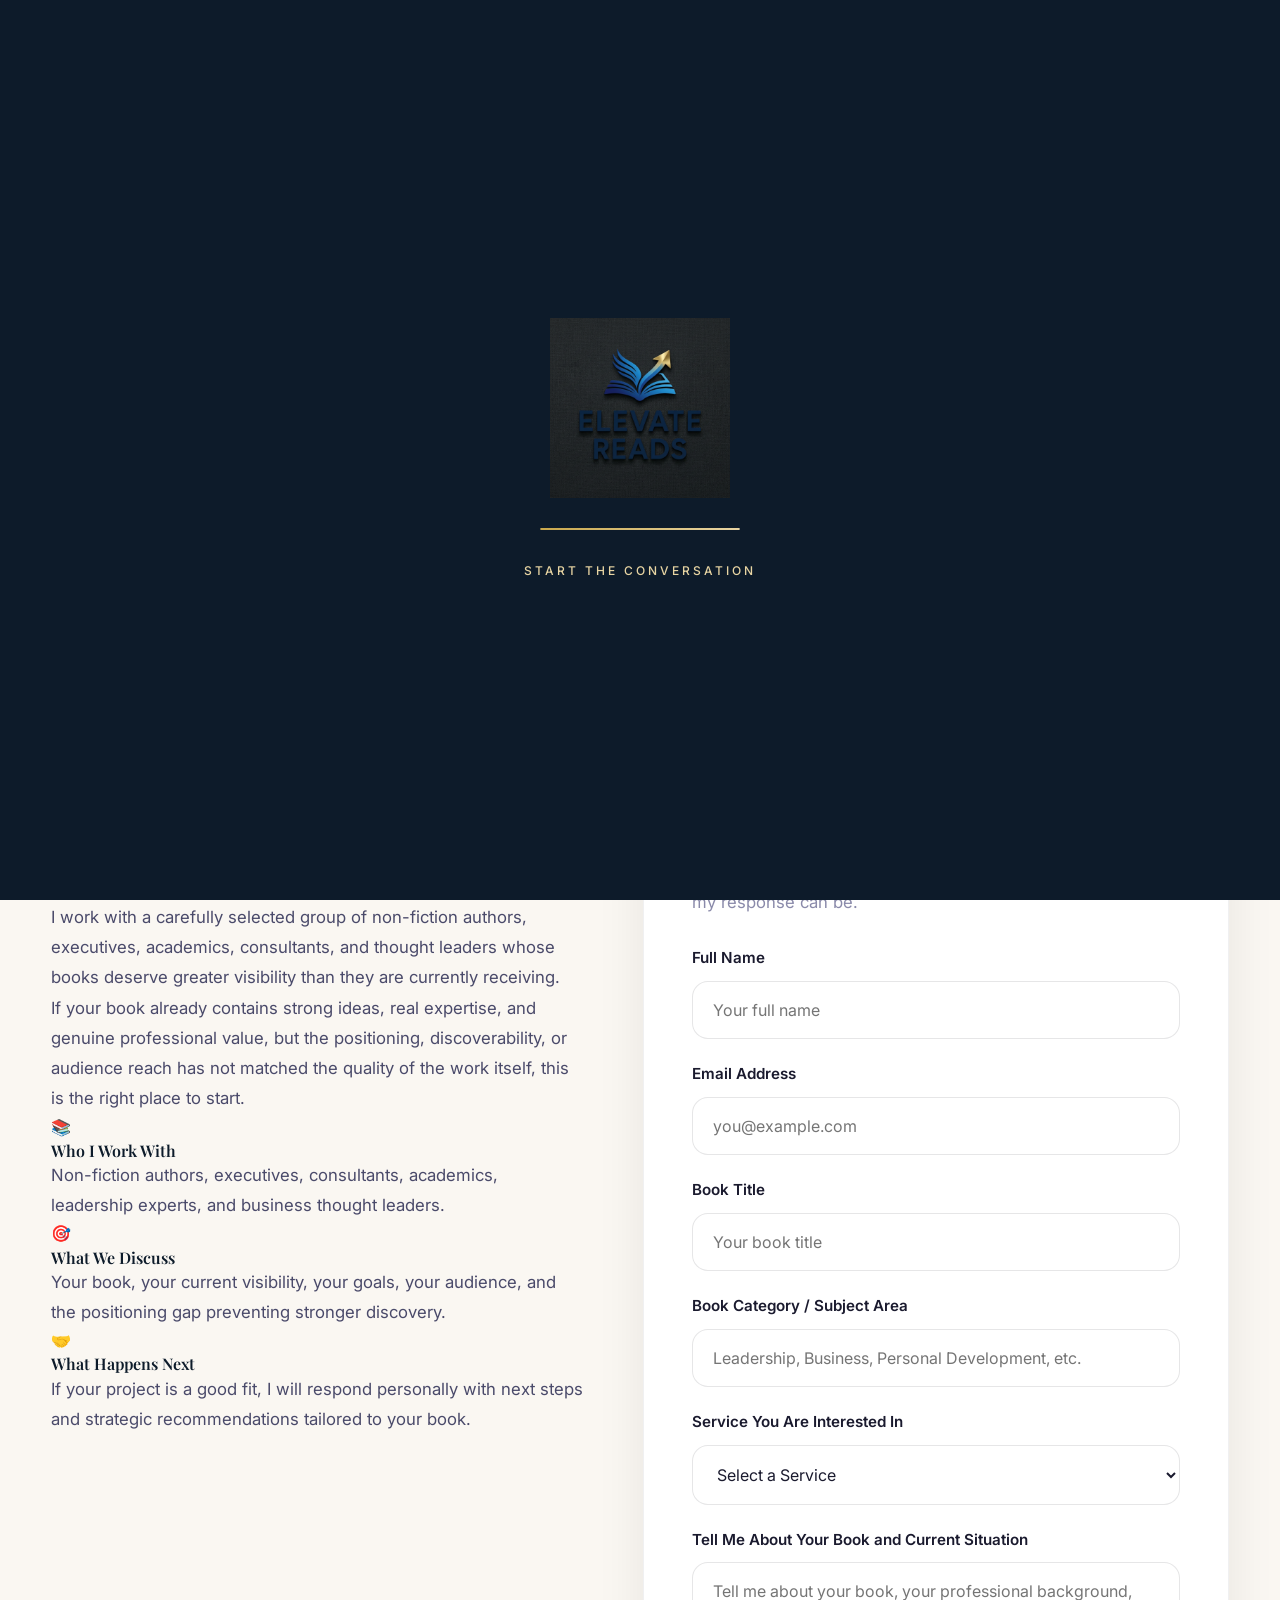
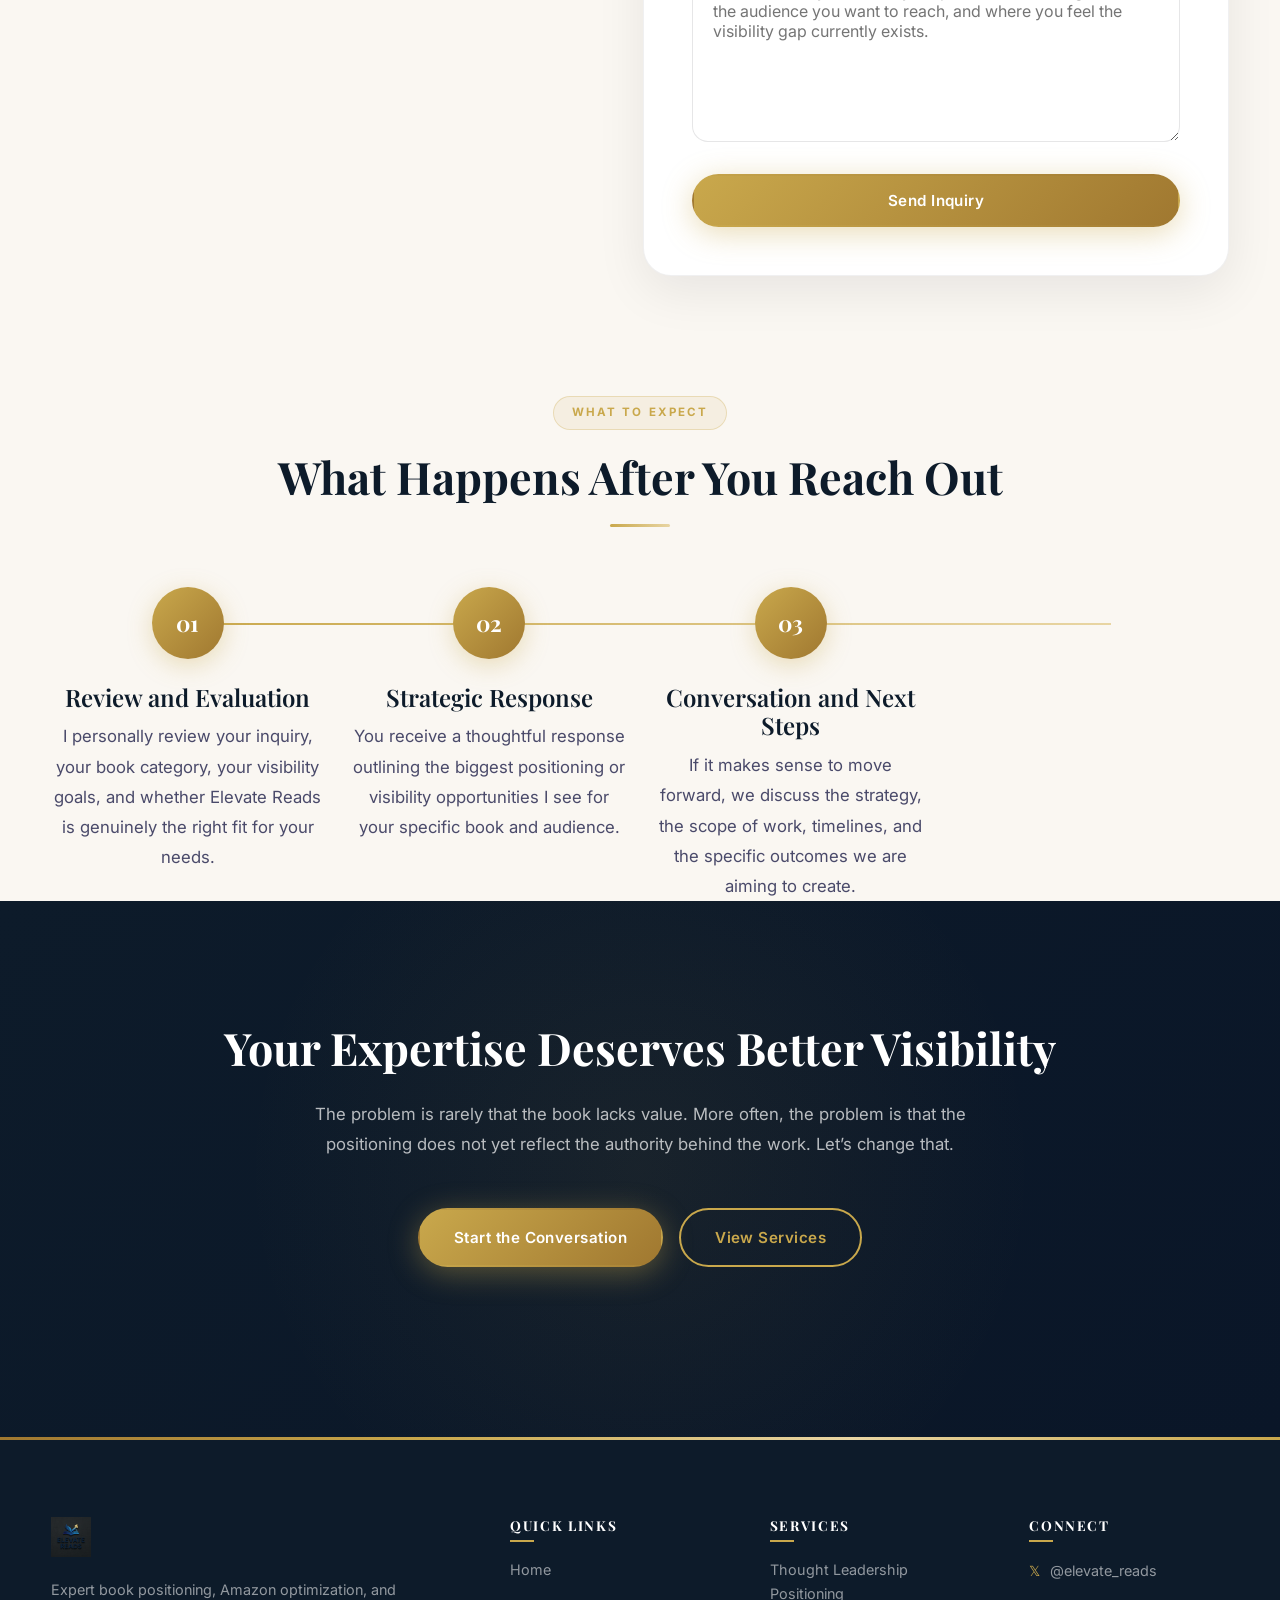
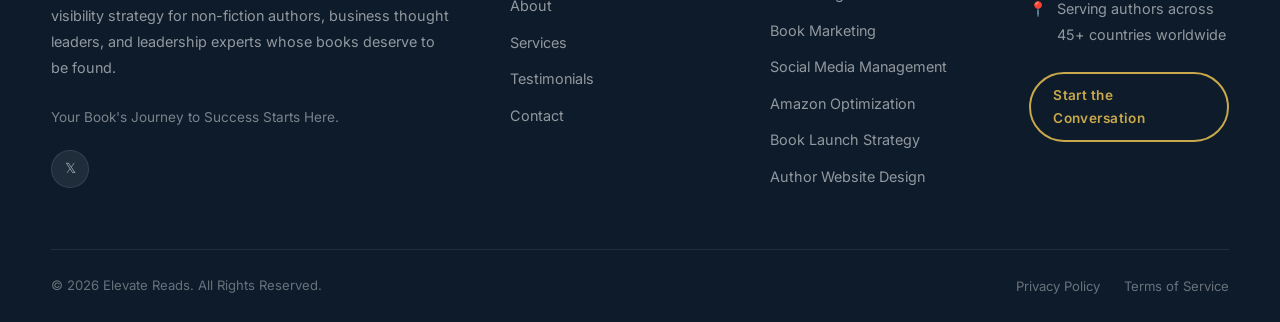
<file: contact.html>
<!DOCTYPE html>
<html lang="en">
<head>
  <meta charset="UTF-8" />
  <meta name="viewport" content="width=device-width, initial-scale=1.0" />

  <title>Contact | Elevate Reads</title>

  <meta
    name="description"
    content="Start a conversation with Elevate Reads about your book, your visibility goals, and the positioning strategy required to connect your work with the readers it was written for."
  />

  <link rel="icon" type="image/png" href="images/ELEVATE_READS.png" />

  <link rel="preconnect" href="https://fonts.googleapis.com" />
  <link rel="preconnect" href="https://fonts.gstatic.com" crossorigin />

  <link
    href="https://fonts.googleapis.com/css2?family=Playfair+Display:ital,wght@0,400;0,600;0,700;1,400&family=Inter:wght@300;400;500;600;700&display=swap"
    rel="stylesheet"
  />

  <link rel="stylesheet" href="css/style.css" />
</head>
<body>

<!-- PRELOADER -->
<div id="preloader">
  <img
    src="images/ELEVATE_READS.png"
    alt="Elevate Reads"
    class="preloader-logo"
  />

  <div class="preloader-bar">
    <div class="preloader-bar-fill"></div>
  </div>

  <p class="preloader-text">Start the Conversation</p>
</div>

<!-- NAVBAR -->
<nav
  class="navbar scrolled"
  id="navbar"
  role="navigation"
  aria-label="Main navigation"
>
  <div class="navbar-inner">

    <a
      href="index.html"
      class="navbar-logo"
      aria-label="Elevate Reads Home"
    >
      <img src="images/ELEVATE_READS.png" alt="Elevate Reads" />
    </a>

    <div class="navbar-links">
      <a href="index.html">Home</a>
      <a href="about.html">About</a>
      <a href="services.html">Services</a>
      <a href="testimonials.html">Testimonials</a>
      <a href="contact.html" class="active">Contact</a>
    </div>

    <a
      href="contact.html"
      class="btn btn-primary btn-sm navbar-cta"
    >
      Start the Conversation
    </a>

    <button
      class="hamburger"
      id="hamburger"
      aria-label="Toggle menu"
      aria-expanded="false"
    >
      <span></span>
      <span></span>
      <span></span>
    </button>

  </div>
</nav>

<!-- MOBILE MENU -->
<div class="mobile-menu" id="mobileMenu">
  <a href="index.html">Home</a>
  <a href="about.html">About</a>
  <a href="services.html">Services</a>
  <a href="testimonials.html">Testimonials</a>
  <a href="contact.html">Contact</a>

  <a href="contact.html" class="btn btn-primary">
    Start the Conversation
  </a>
</div>

<!-- PAGE HEADER -->
<header class="page-header" aria-label="Contact page header">
  <div class="container">

    <span
      class="section-badge"
      data-animate="fade-up"
    >
      Contact
    </span>

    <h1
      data-animate="fade-up"
      data-delay="100"
    >
      Let’s Talk About Your Book,<br />
      Your Visibility, and What Comes Next
    </h1>

    <p
      data-animate="fade-up"
      data-delay="200"
    >
      Every strong non-fiction book deserves a positioning strategy that reflects
      the authority behind it. Tell me about your book, your background, and the
      visibility challenges you are facing. I personally review every inquiry.
    </p>

  </div>
</header>

<!-- CONTACT SECTION -->
<section class="contact-section" aria-label="Contact form">
  <div class="container">

    <div class="contact-grid">

      <!-- LEFT -->
      <div
        class="contact-info"
        data-animate="fade-right"
      >

        <span class="section-badge">
          Start Here
        </span>

        <h2 class="section-title">
          A Strategic Conversation,<br />
          Not a Generic Sales Call
        </h2>

        <div
          class="gold-divider"
          style="margin-left:0;"
        ></div>

        <p>
          I work with a carefully selected group of non-fiction authors,
          executives, academics, consultants, and thought leaders whose books
          deserve greater visibility than they are currently receiving.
        </p>

        <p>
          If your book already contains strong ideas, real expertise, and
          genuine professional value, but the positioning, discoverability, or
          audience reach has not matched the quality of the work itself, this is
          the right place to start.
        </p>

        <div class="contact-points">

          <div class="contact-point">
            <span class="contact-icon">📚</span>
            <div>
              <h5>Who I Work With</h5>
              <p>
                Non-fiction authors, executives, consultants, academics,
                leadership experts, and business thought leaders.
              </p>
            </div>
          </div>

          <div class="contact-point">
            <span class="contact-icon">🎯</span>
            <div>
              <h5>What We Discuss</h5>
              <p>
                Your book, your current visibility, your goals, your audience,
                and the positioning gap preventing stronger discovery.
              </p>
            </div>
          </div>

          <div class="contact-point">
            <span class="contact-icon">🤝</span>
            <div>
              <h5>What Happens Next</h5>
              <p>
                If your project is a good fit, I will respond personally with
                next steps and strategic recommendations tailored to your book.
              </p>
            </div>
          </div>

        </div>

      </div>

      <!-- RIGHT -->
      <div
        class="contact-form-wrap"
        data-animate="fade-left"
      >

        <div class="contact-form-card">

          <div class="contact-form-top">
            <span class="section-badge">
              Inquiry Form
            </span>

            <h3>
              Start the Conversation
            </h3>

            <p>
              The more context you provide, the more useful and strategic my
              response can be.
            </p>
          </div>

          <form
            action="https://formspree.io/f/xnjowrlb"
            method="POST"
            class="contact-form"
          >

            <div class="form-group">
              <label for="name">Full Name</label>

              <input
                type="text"
                id="name"
                name="name"
                placeholder="Your full name"
                required
              />
            </div>

            <div class="form-group">
              <label for="email">Email Address</label>

              <input
                type="email"
                id="email"
                name="email"
                placeholder="you@example.com"
                required
              />
            </div>

            <div class="form-group">
              <label for="book-title">Book Title</label>

              <input
                type="text"
                id="book-title"
                name="book_title"
                placeholder="Your book title"
              />
            </div>

            <div class="form-group">
              <label for="genre">
                Book Category / Subject Area
              </label>

              <input
                type="text"
                id="genre"
                name="genre"
                placeholder="Leadership, Business, Personal Development, etc."
              />
            </div>

            <div class="form-group">
              <label for="service">
                Service You Are Interested In
              </label>

              <select
                id="service"
                name="service_interest"
                required
              >
                <option value="">
                  Select a Service
                </option>

                <option>
                  Thought Leadership Positioning
                </option>

                <option>
                  Book Marketing
                </option>

                <option>
                  Social Media Management
                </option>

                <option>
                  Amazon Optimization
                </option>

                <option>
                  Book Launch Strategy
                </option>

                <option>
                  Author Website Design
                </option>

                <option>
                  Complete Elevate Package
                </option>

                <option>
                  Not Sure Yet
                </option>
              </select>
            </div>

            <div class="form-group">
              <label for="message">
                Tell Me About Your Book and Current Situation
              </label>

              <textarea
                id="message"
                name="message"
                rows="7"
                placeholder="Tell me about your book, your professional background, the audience you want to reach, and where you feel the visibility gap currently exists."
                required
              ></textarea>
            </div>

            <!-- FORMSPREE SUBJECT -->
            <input
              type="hidden"
              name="_subject"
              value="New Elevate Reads Inquiry"
            />

            <!-- FORMSPREE HONEYPOT -->
            <input
              type="text"
              name="_gotcha"
              style="display:none;"
            />

            <button
              type="submit"
              class="btn btn-primary"
              style="width:100%;justify-content:center;"
            >
              Send Inquiry
            </button>

          </form>

        </div>

      </div>

    </div>

  </div>
</section>

<!-- EXPECTATIONS -->
<section class="expect-section" aria-label="What to expect">
  <div class="container">

    <div class="text-center" data-animate="fade-up">

      <span class="section-badge">
        What to Expect
      </span>

      <h2 class="section-title">
        What Happens After You Reach Out
      </h2>

      <div class="gold-divider"></div>

    </div>

    <div class="process-steps">

      <div
        class="process-step"
        data-animate="fade-up"
        data-delay="0"
      >
        <div class="step-number">01</div>

        <h4>Review and Evaluation</h4>

        <p>
          I personally review your inquiry, your book category, your visibility
          goals, and whether Elevate Reads is genuinely the right fit for your
          needs.
        </p>
      </div>

      <div
        class="process-step"
        data-animate="fade-up"
        data-delay="100"
      >
        <div class="step-number">02</div>

        <h4>Strategic Response</h4>

        <p>
          You receive a thoughtful response outlining the biggest positioning or
          visibility opportunities I see for your specific book and audience.
        </p>
      </div>

      <div
        class="process-step"
        data-animate="fade-up"
        data-delay="200"
      >
        <div class="step-number">03</div>

        <h4>Conversation and Next Steps</h4>

        <p>
          If it makes sense to move forward, we discuss the strategy, the scope
          of work, timelines, and the specific outcomes we are aiming to create.
        </p>
      </div>

    </div>

  </div>
</section>

<!-- FINAL CTA -->
<section class="final-cta" aria-label="Final call to action">
  <div class="container">

    <h2 data-animate="fade-up">
      Your Expertise Deserves Better Visibility
    </h2>

    <p
      data-animate="fade-up"
      data-delay="100"
    >
      The problem is rarely that the book lacks value. More often, the problem
      is that the positioning does not yet reflect the authority behind the
      work. Let’s change that.
    </p>

    <div
      class="final-cta-btns"
      data-animate="fade-up"
      data-delay="200"
    >
      <a href="#top" class="btn btn-primary">
        Start the Conversation
      </a>

      <a href="services.html" class="btn btn-outline-gold">
        View Services
      </a>
    </div>

  </div>
</section>

<!-- FOOTER -->
<footer>
  <div class="container">

    <div class="footer-grid">

      <div class="footer-brand">

        <img
          src="images/ELEVATE_READS.png"
          alt="Elevate Reads"
        />

        <p>
          Expert book positioning, Amazon optimization, and visibility strategy
          for non-fiction authors, business thought leaders, and leadership
          experts whose books deserve to be found.
        </p>

        <p
          style="
            color:rgba(255,255,255,0.45);
            font-size:0.85rem;
            margin-top:4px;
            margin-bottom:20px;
          "
        >
          Your Book's Journey to Success Starts Here.
        </p>

        <div class="footer-social">
          <a
            href="https://x.com/elevate_reads"
            target="_blank"
            rel="noopener noreferrer"
            class="footer-social-link"
            aria-label="Follow on X"
          >
            𝕏
          </a>
        </div>

      </div>

      <div class="footer-col">

        <h5>Quick Links</h5>

        <nav class="footer-links">
          <a href="index.html">Home</a>
          <a href="about.html">About</a>
          <a href="services.html">Services</a>
          <a href="testimonials.html">Testimonials</a>
          <a href="contact.html">Contact</a>
        </nav>

      </div>

      <div class="footer-col">

        <h5>Services</h5>

        <nav class="footer-links">
          <a href="services.html#positioning">
            Thought Leadership Positioning
          </a>

          <a href="services.html#marketing">
            Book Marketing
          </a>

          <a href="services.html#social">
            Social Media Management
          </a>

          <a href="services.html#amazon">
            Amazon Optimization
          </a>

          <a href="services.html#launch">
            Book Launch Strategy
          </a>

          <a href="services.html#website">
            Author Website Design
          </a>
        </nav>

      </div>

      <div class="footer-col footer-contact">

        <h5>Connect</h5>

        <p>
          <span>𝕏</span>

          <a
            href="https://x.com/elevate_reads"
            target="_blank"
            rel="noopener noreferrer"
            style="color:rgba(255,255,255,0.55);"
          >
            @elevate_reads
          </a>
        </p>

        <p>
          <span>📍</span>
          Serving authors across 45+ countries worldwide
        </p>

        <div style="margin-top:24px;">
          <a
            href="contact.html"
            class="btn btn-outline-gold btn-sm"
          >
            Start the Conversation
          </a>
        </div>

      </div>

    </div>

    <div class="footer-bottom">

      <p>
        &copy; 2026 Elevate Reads. All Rights Reserved.
      </p>

      <div class="footer-bottom-links">
        <a href="#">Privacy Policy</a>
        <a href="#">Terms of Service</a>
      </div>

    </div>

  </div>
</footer>

<button
  class="back-to-top"
  id="backToTop"
  aria-label="Back to top"
>
  &#8679;
</button>

<script src="js/main.js"></script>

</body>
</html>
</file>
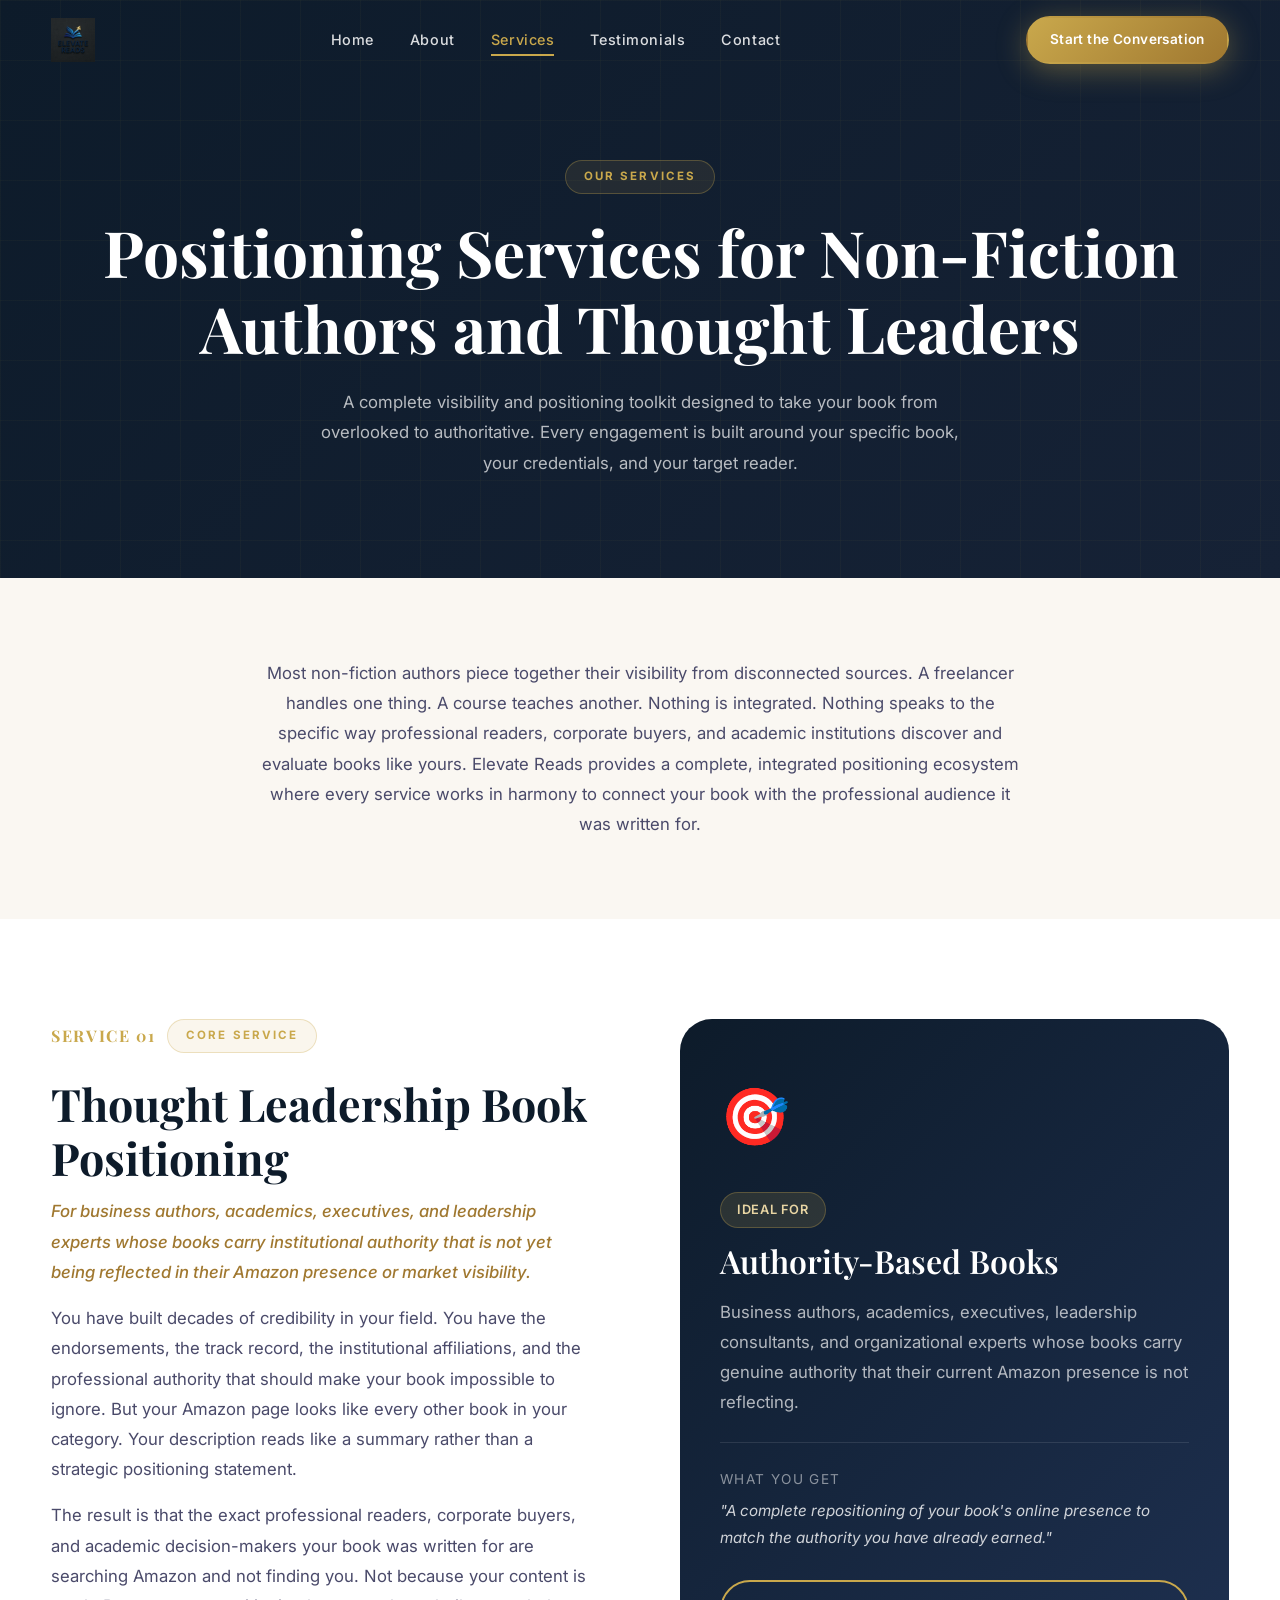
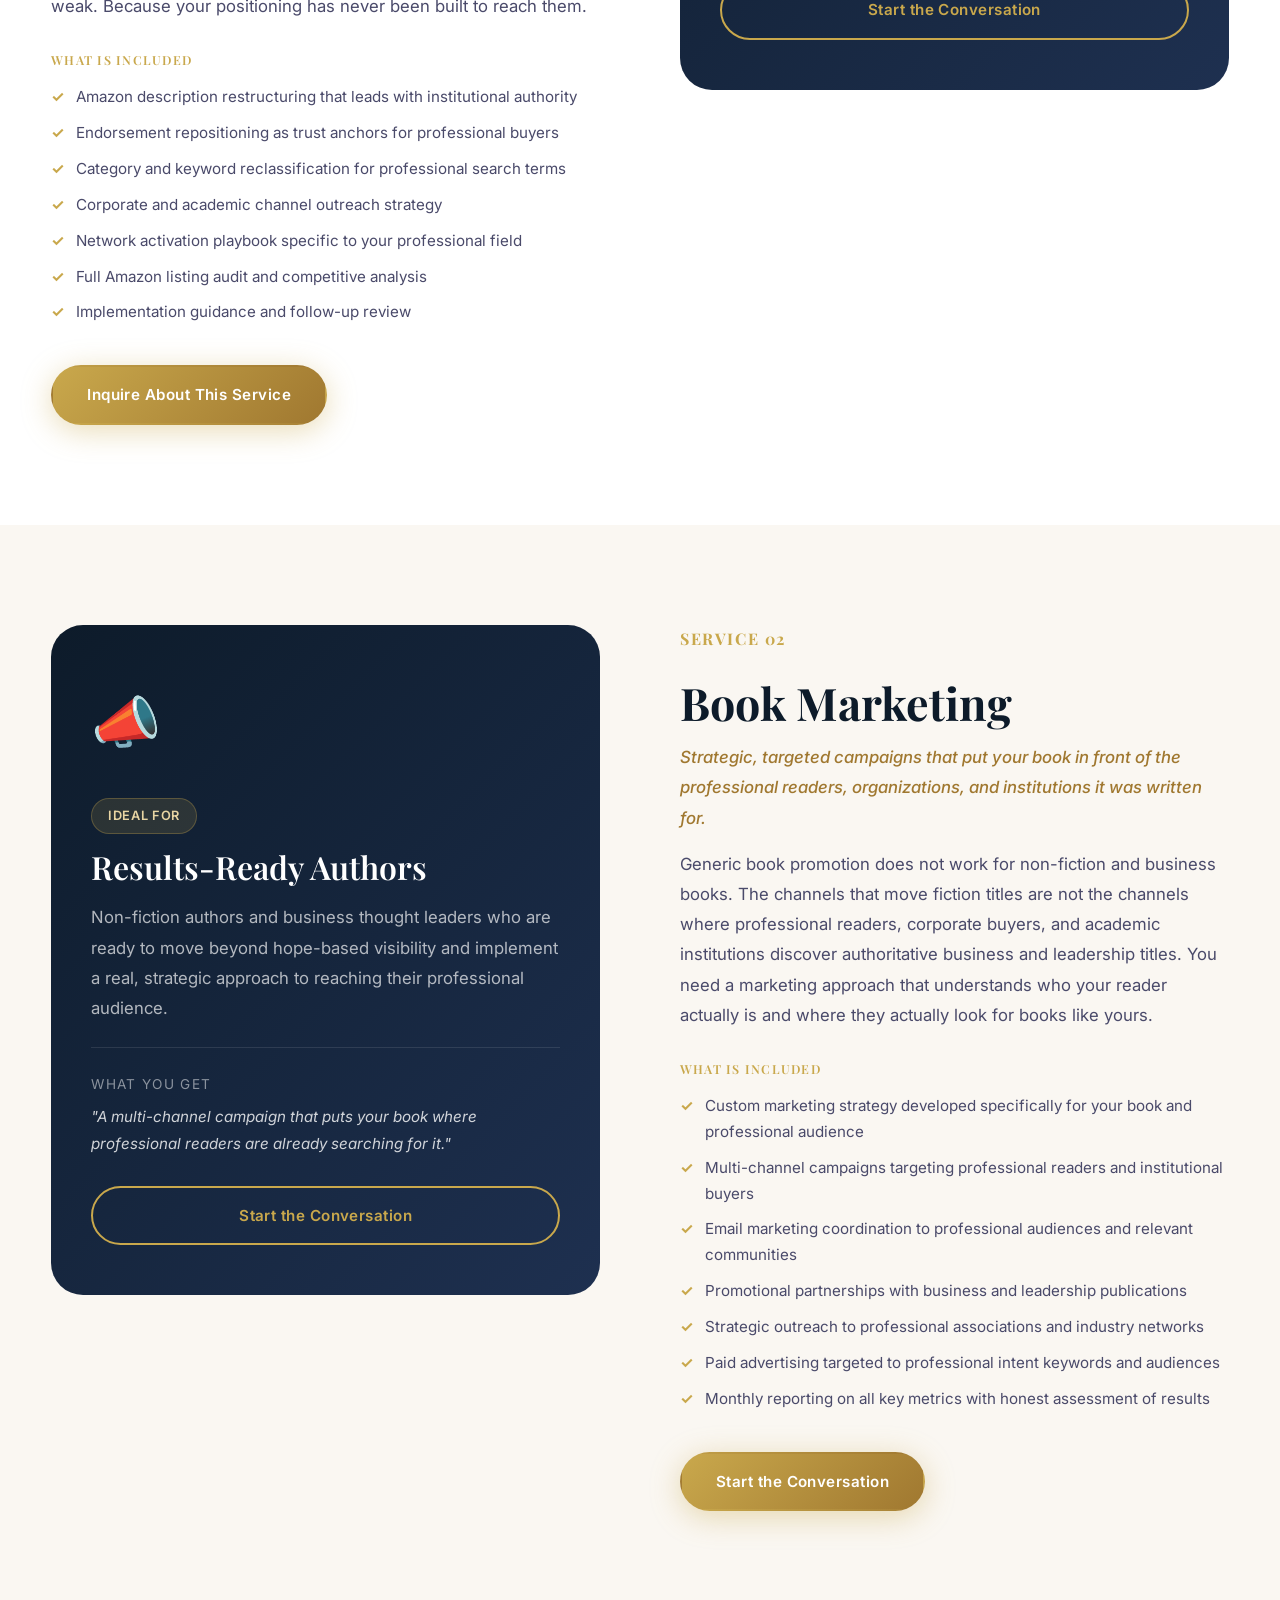
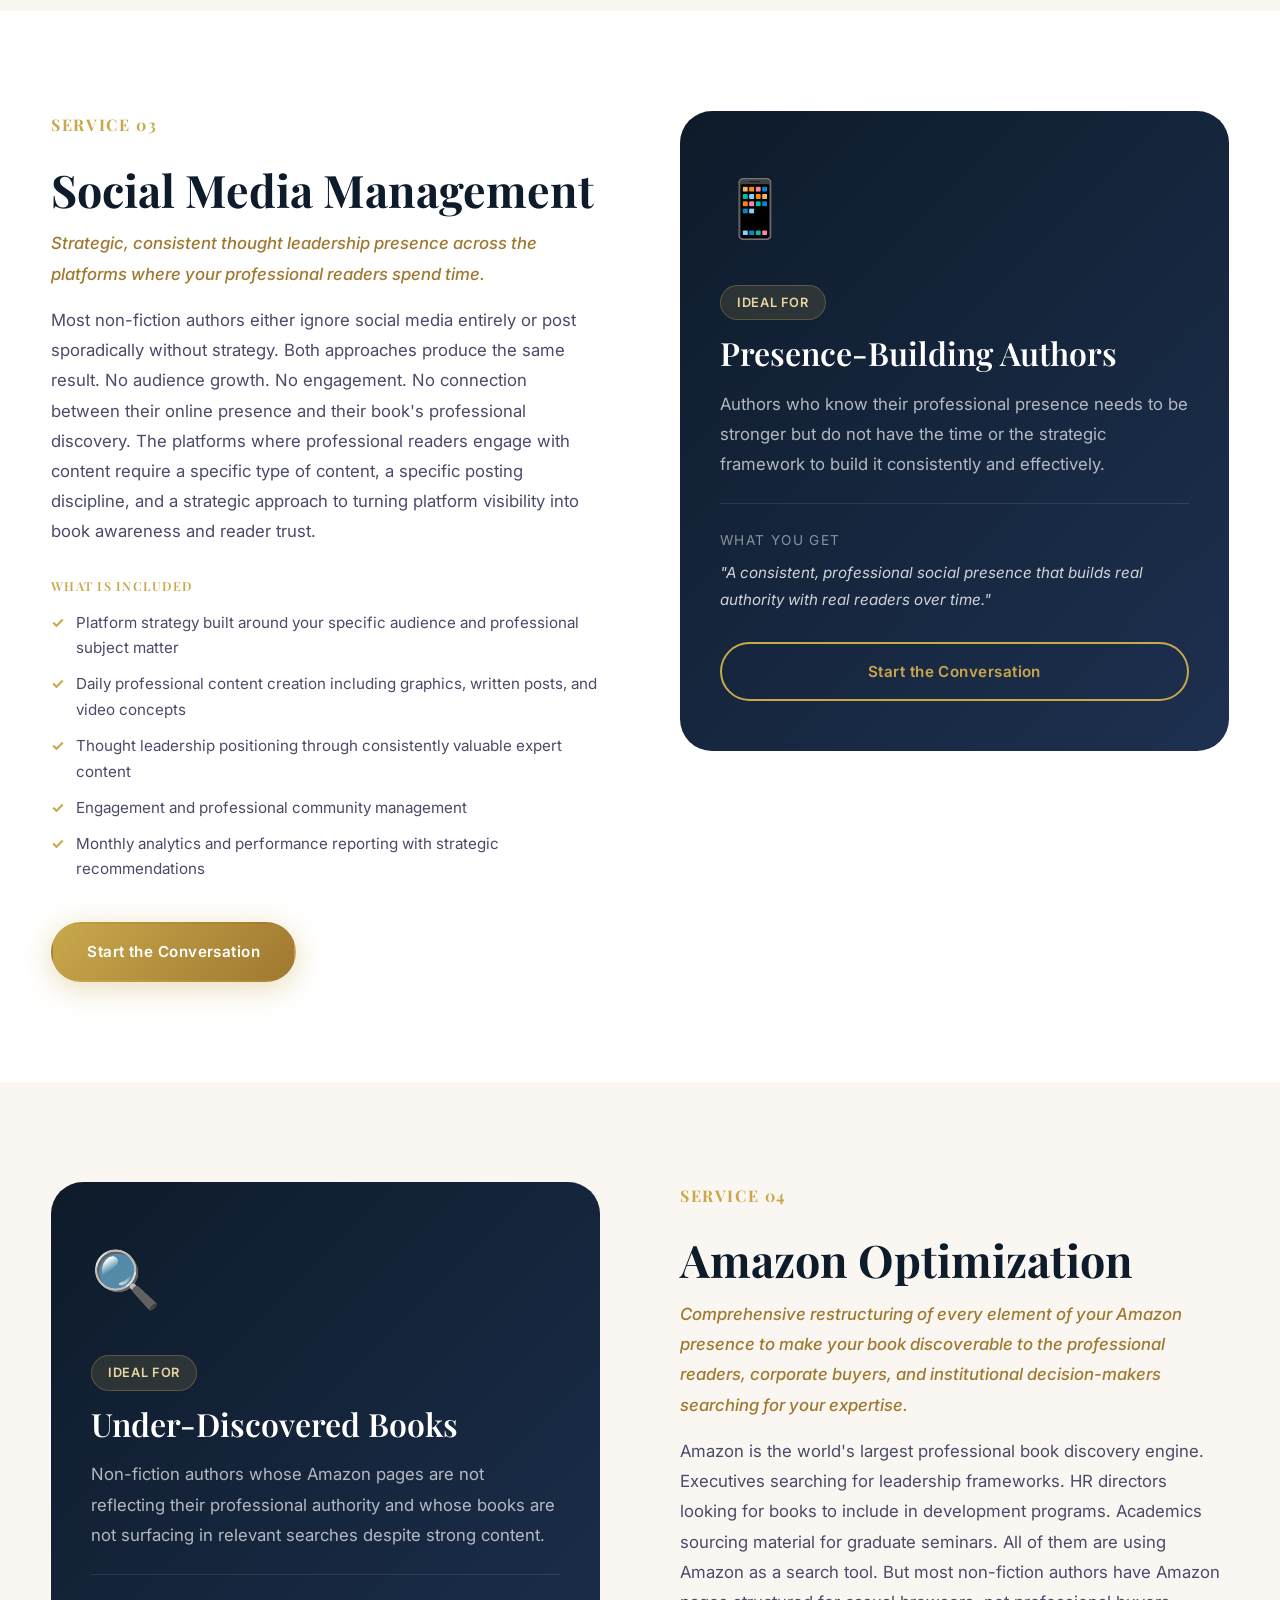
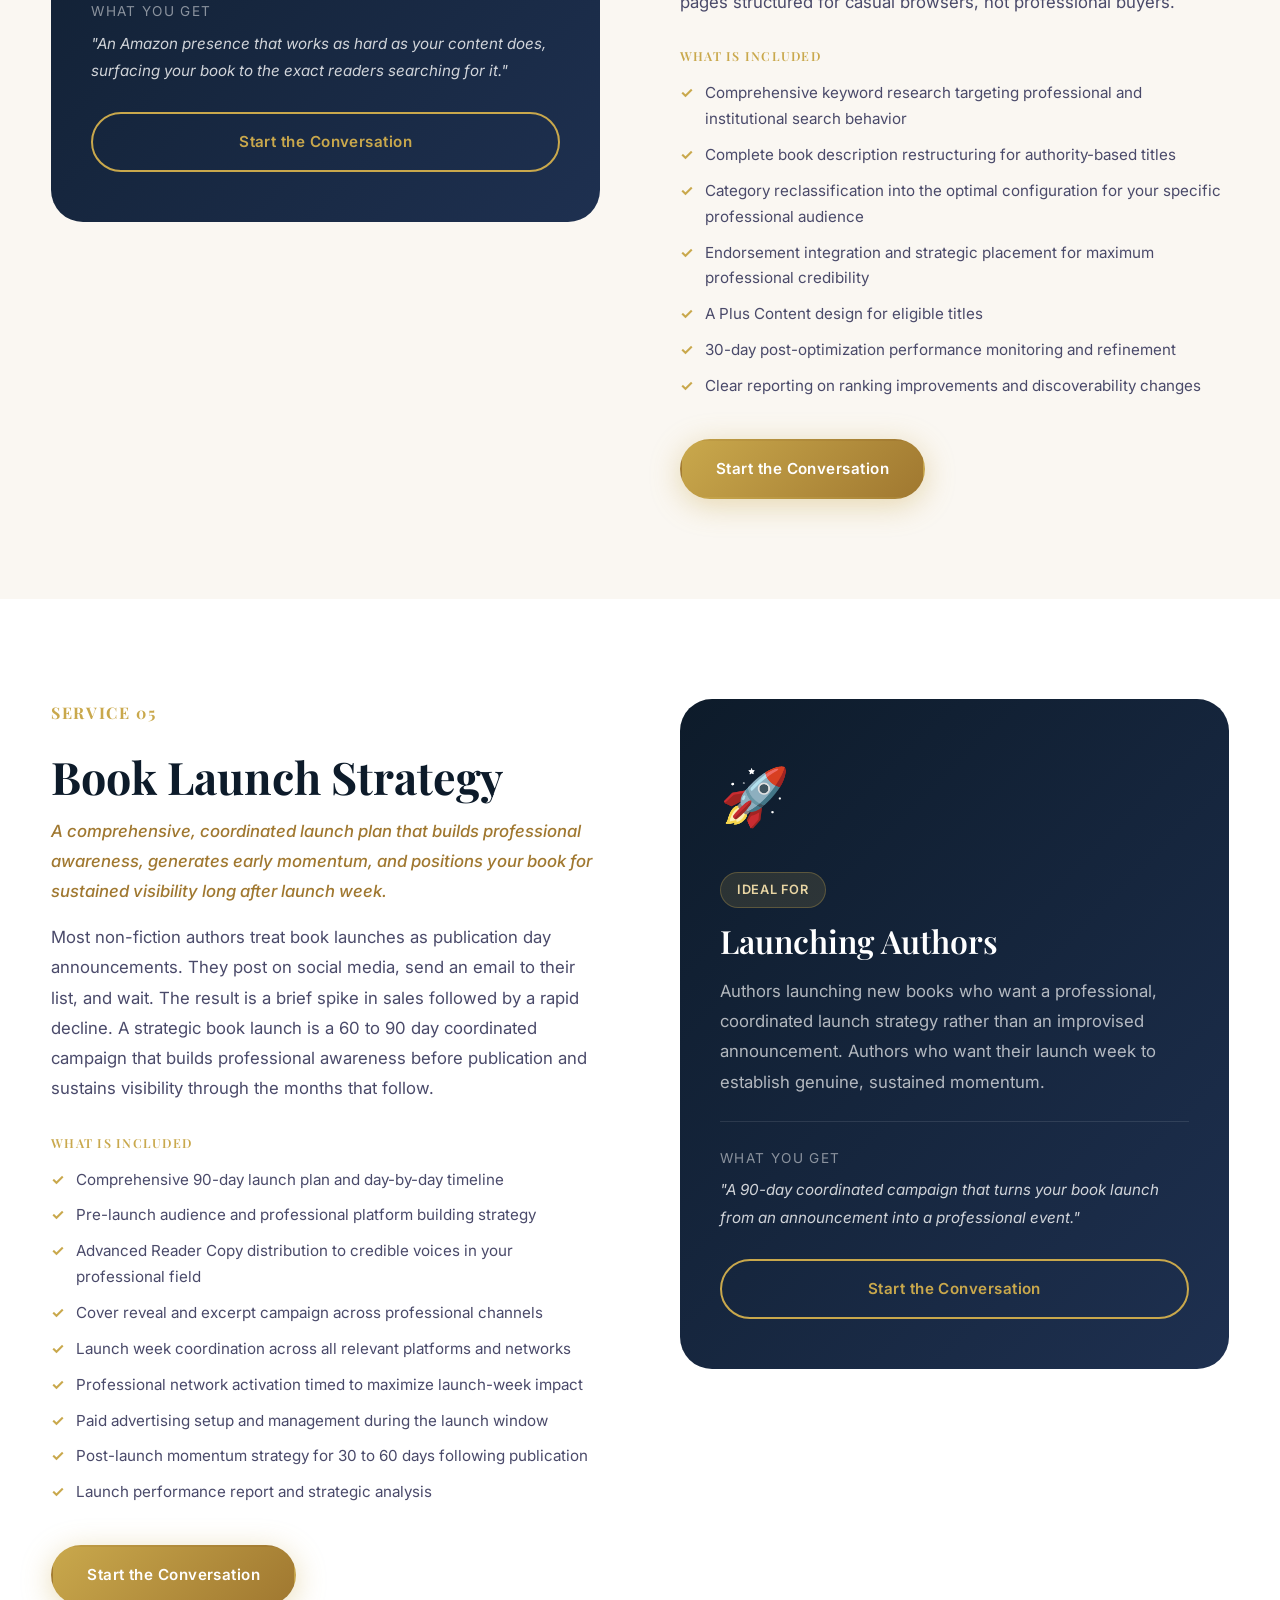
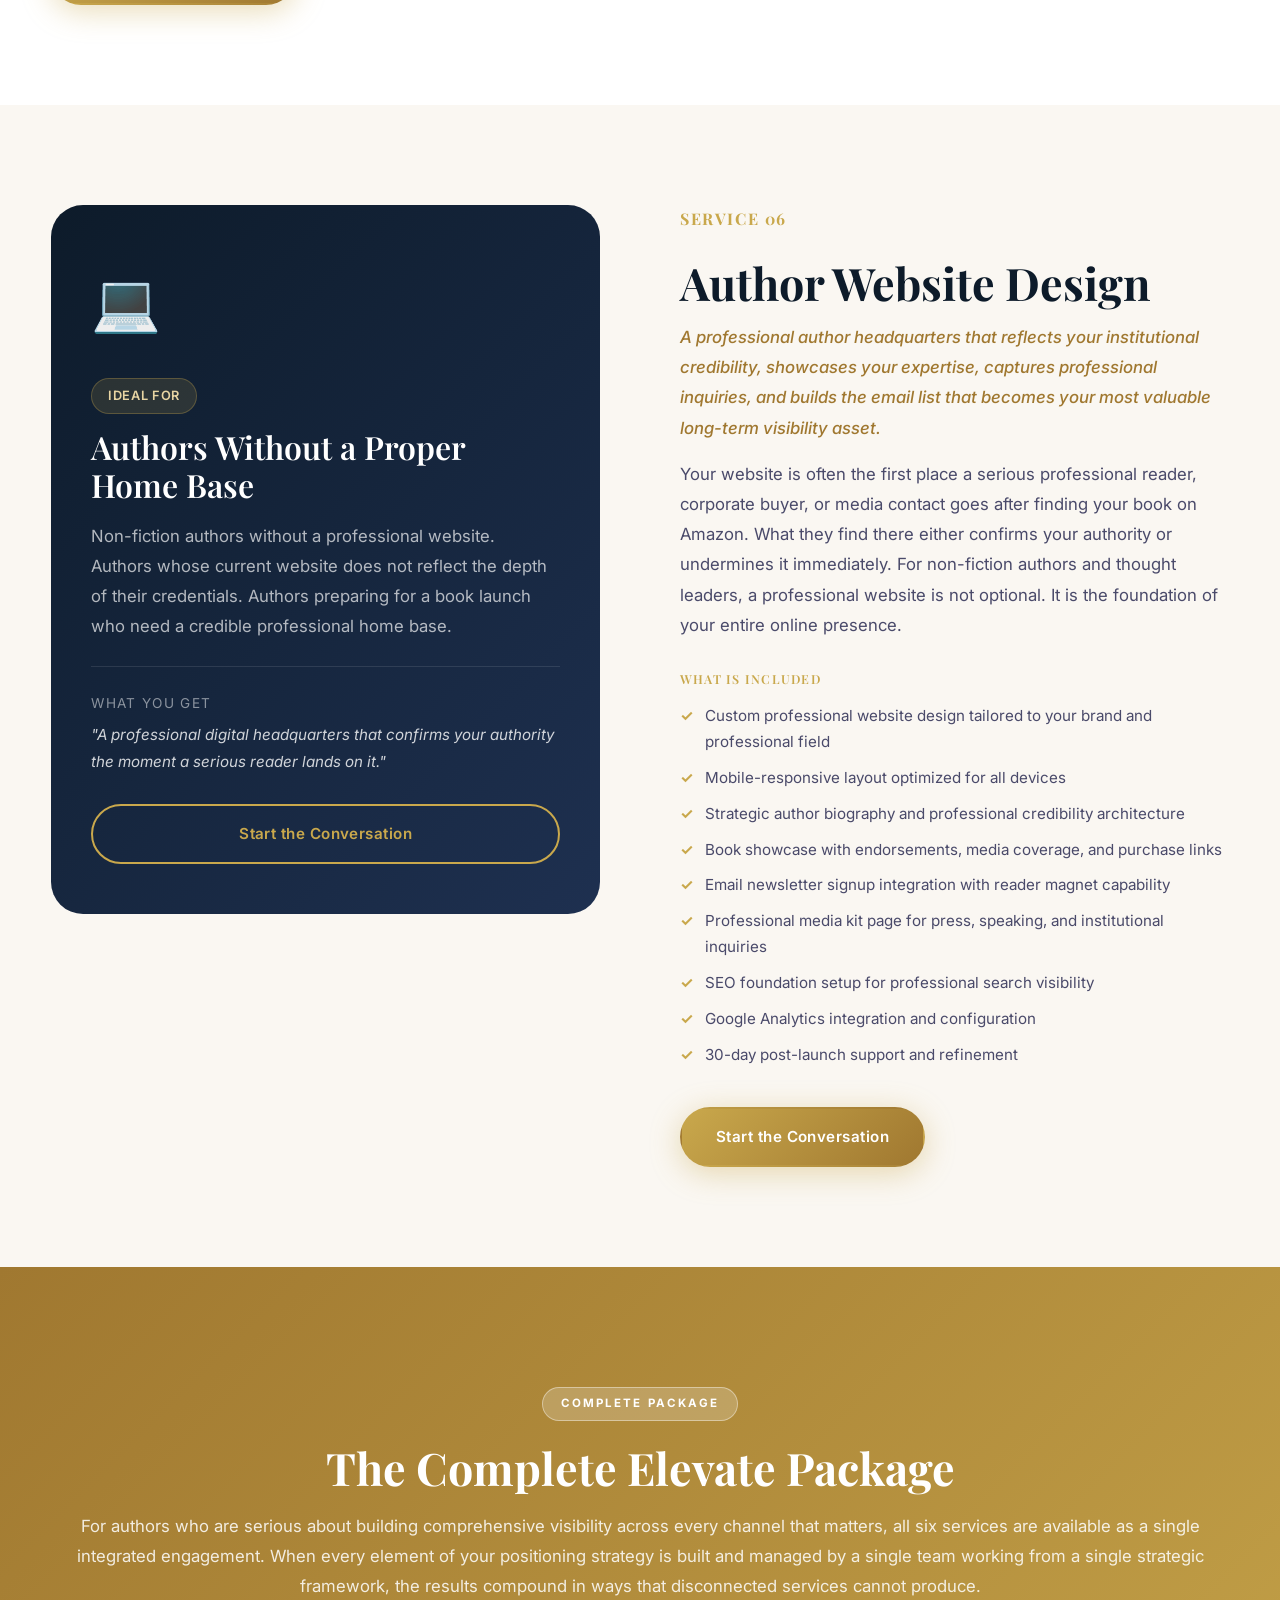
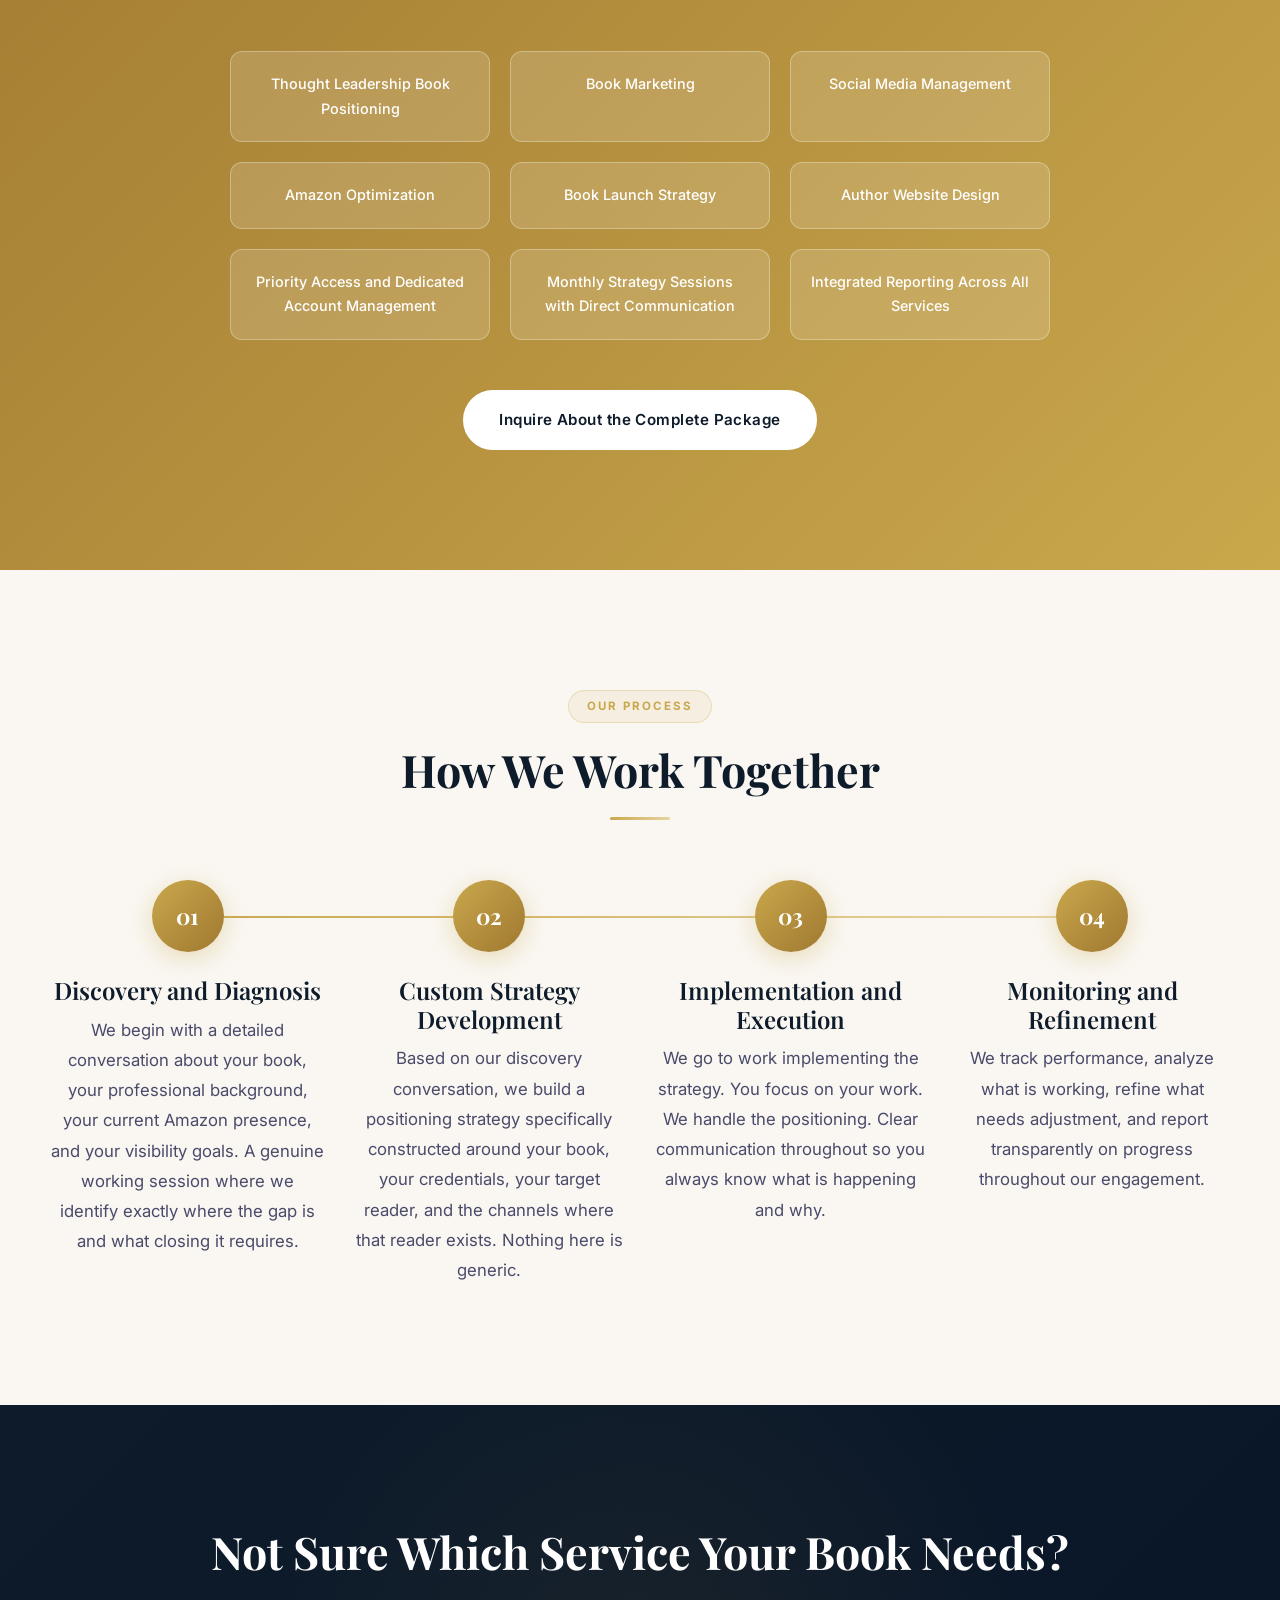
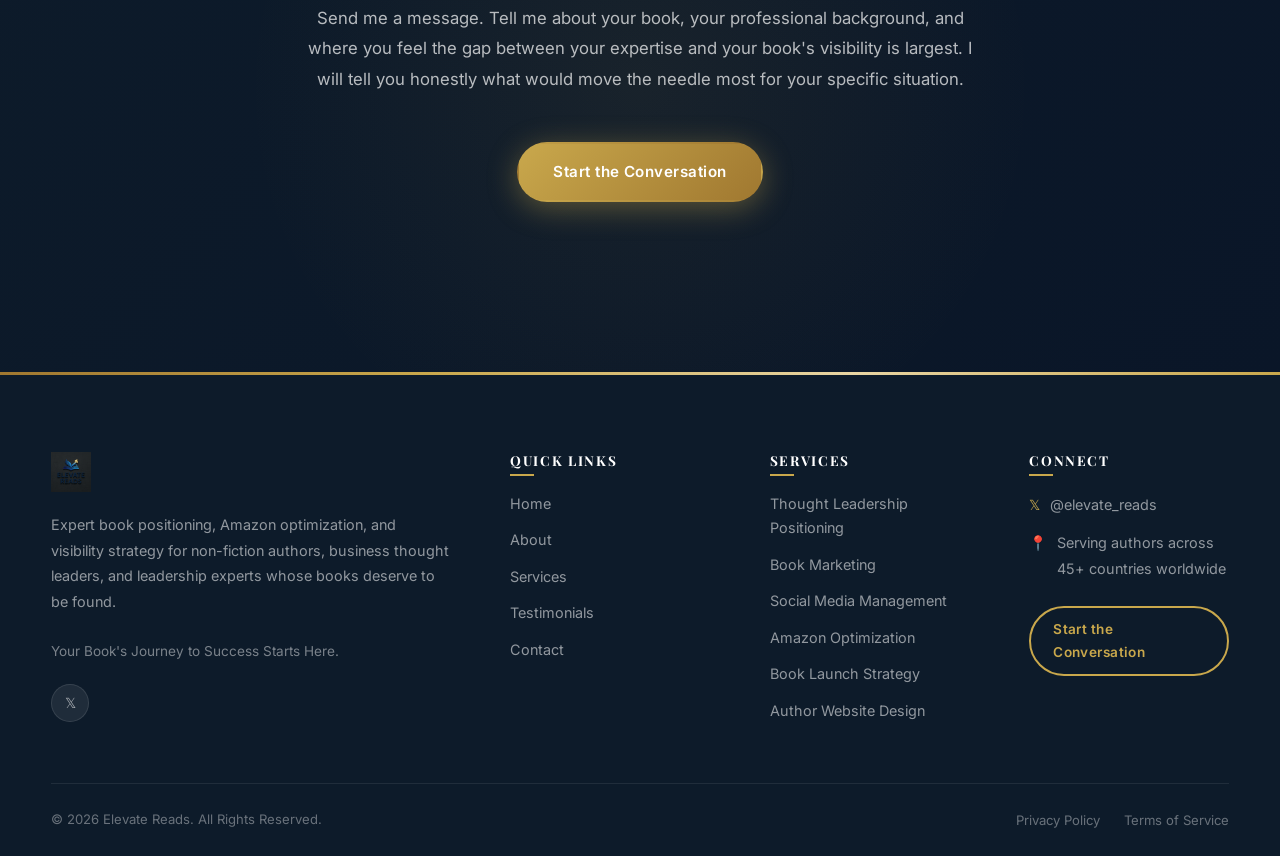
<file: services.html>
<!DOCTYPE html>
<html lang="en">
<head>
  <meta charset="UTF-8" />
  <meta name="viewport" content="width=device-width, initial-scale=1.0" />
  <title>Services | Elevate Reads</title>
  <meta name="description" content="Book positioning, Amazon optimization, book marketing, social media management, launch strategy and author website design for non-fiction authors and thought leaders." />
  <link rel="icon" type="image/png" href="images/ELEVATE_READS.png" />
  <link rel="preconnect" href="https://fonts.googleapis.com" />
  <link rel="preconnect" href="https://fonts.gstatic.com" crossorigin />
  <link href="https://fonts.googleapis.com/css2?family=Playfair+Display:ital,wght@0,400;0,600;0,700;1,400&family=Inter:wght@300;400;500;600;700&display=swap" rel="stylesheet" />
  <link rel="stylesheet" href="css/style.css" />
</head>
<body>

<!-- PRELOADER -->
<div id="preloader">
  <img src="images/ELEVATE_READS.png" alt="Elevate Reads" class="preloader-logo" />
  <div class="preloader-bar"><div class="preloader-bar-fill"></div></div>
  <p class="preloader-text">Our Services</p>
</div>

<!-- NAVBAR -->
<nav class="navbar scrolled" id="navbar" role="navigation" aria-label="Main navigation">
  <div class="navbar-inner">
    <a href="index.html" class="navbar-logo" aria-label="Elevate Reads Home">
      <img src="images/ELEVATE_READS.png" alt="Elevate Reads" />
    </a>
    <div class="navbar-links">
      <a href="index.html">Home</a>
      <a href="about.html">About</a>
      <a href="services.html" class="active">Services</a>
      <a href="testimonials.html">Testimonials</a>
      <a href="contact.html">Contact</a>
    </div>
    <a href="contact.html" class="btn btn-primary btn-sm navbar-cta">Start the Conversation</a>
    <button class="hamburger" id="hamburger" aria-label="Toggle menu" aria-expanded="false">
      <span></span><span></span><span></span>
    </button>
  </div>
</nav>

<!-- MOBILE MENU -->
<div class="mobile-menu" id="mobileMenu">
  <a href="index.html">Home</a>
  <a href="about.html">About</a>
  <a href="services.html">Services</a>
  <a href="testimonials.html">Testimonials</a>
  <a href="contact.html">Contact</a>
  <a href="contact.html" class="btn btn-primary">Start the Conversation</a>
</div>

<!-- PAGE HEADER -->
<header class="page-header" aria-label="Services page header">
  <div class="container">
    <span class="section-badge" data-animate="fade-up">Our Services</span>
    <h1 data-animate="fade-up" data-delay="100">Positioning Services for Non-Fiction<br />Authors and Thought Leaders</h1>
    <p data-animate="fade-up" data-delay="200">A complete visibility and positioning toolkit designed to take your book from overlooked to authoritative. Every engagement is built around your specific book, your credentials, and your target reader.</p>
  </div>
</header>

<!-- SERVICES INTRO -->
<section class="services-intro">
  <div class="container" data-animate="fade-up">
    <p>Most non-fiction authors piece together their visibility from disconnected sources. A freelancer handles one thing. A course teaches another. Nothing is integrated. Nothing speaks to the specific way professional readers, corporate buyers, and academic institutions discover and evaluate books like yours. Elevate Reads provides a complete, integrated positioning ecosystem where every service works in harmony to connect your book with the professional audience it was written for.</p>
  </div>
</section>

<!-- SERVICE 01: THOUGHT LEADERSHIP POSITIONING -->
<section class="service-detail-section" id="positioning">
  <div class="container">
    <div class="service-detail-inner">
      <div class="service-detail-text" data-animate="fade-left">
        <div class="service-badge-number">
          <span class="service-detail-num">SERVICE 01</span>
          <span class="section-badge" style="margin:0;">Core Service</span>
        </div>
        <h2 class="section-title">Thought Leadership Book Positioning</h2>
        <p class="service-detail-subline">For business authors, academics, executives, and leadership experts whose books carry institutional authority that is not yet being reflected in their Amazon presence or market visibility.</p>
        <p>You have built decades of credibility in your field. You have the endorsements, the track record, the institutional affiliations, and the professional authority that should make your book impossible to ignore. But your Amazon page looks like every other book in your category. Your description reads like a summary rather than a strategic positioning statement.</p>
        <p>The result is that the exact professional readers, corporate buyers, and academic decision-makers your book was written for are searching Amazon and not finding you. Not because your content is weak. Because your positioning has never been built to reach them.</p>
        <div class="service-includes">
          <h5>What Is Included</h5>
          <ul>
            <li>Amazon description restructuring that leads with institutional authority</li>
            <li>Endorsement repositioning as trust anchors for professional buyers</li>
            <li>Category and keyword reclassification for professional search terms</li>
            <li>Corporate and academic channel outreach strategy</li>
            <li>Network activation playbook specific to your professional field</li>
            <li>Full Amazon listing audit and competitive analysis</li>
            <li>Implementation guidance and follow-up review</li>
          </ul>
        </div>
        <a href="contact.html" class="btn btn-primary">Inquire About This Service</a>
      </div>
      <div class="service-detail-visual" data-animate="fade-right">
        <div class="service-detail-card">
          <span class="big-icon">🎯</span>
          <span class="ideal-for-tag">Ideal For</span>
          <h3>Authority-Based Books</h3>
          <p>Business authors, academics, executives, leadership consultants, and organizational experts whose books carry genuine authority that their current Amazon presence is not reflecting.</p>
          <div style="border-top:1px solid rgba(255,255,255,0.10);margin-top:24px;padding-top:24px;">
            <p style="font-size:0.85rem;color:rgba(255,255,255,0.50);margin-bottom:6px;text-transform:uppercase;letter-spacing:0.1em;">What You Get</p>
            <p style="font-size:0.95rem;color:rgba(255,255,255,0.80);font-style:italic;">"A complete repositioning of your book's online presence to match the authority you have already earned."</p>
          </div>
          <div style="margin-top:28px;">
            <a href="contact.html" class="btn btn-outline-gold" style="width:100%;justify-content:center;">Start the Conversation</a>
          </div>
        </div>
      </div>
    </div>
  </div>
</section>

<!-- SERVICE 02: BOOK MARKETING -->
<section class="service-detail-section" id="marketing">
  <div class="container">
    <div class="service-detail-inner reverse">
      <div class="service-detail-text" data-animate="fade-right">
        <div class="service-badge-number">
          <span class="service-detail-num">SERVICE 02</span>
        </div>
        <h2 class="section-title">Book Marketing</h2>
        <p class="service-detail-subline">Strategic, targeted campaigns that put your book in front of the professional readers, organizations, and institutions it was written for.</p>
        <p>Generic book promotion does not work for non-fiction and business books. The channels that move fiction titles are not the channels where professional readers, corporate buyers, and academic institutions discover authoritative business and leadership titles. You need a marketing approach that understands who your reader actually is and where they actually look for books like yours.</p>
        <div class="service-includes">
          <h5>What Is Included</h5>
          <ul>
            <li>Custom marketing strategy developed specifically for your book and professional audience</li>
            <li>Multi-channel campaigns targeting professional readers and institutional buyers</li>
            <li>Email marketing coordination to professional audiences and relevant communities</li>
            <li>Promotional partnerships with business and leadership publications</li>
            <li>Strategic outreach to professional associations and industry networks</li>
            <li>Paid advertising targeted to professional intent keywords and audiences</li>
            <li>Monthly reporting on all key metrics with honest assessment of results</li>
          </ul>
        </div>
        <a href="contact.html" class="btn btn-primary">Start the Conversation</a>
      </div>
      <div class="service-detail-visual" data-animate="fade-left">
        <div class="service-detail-card">
          <span class="big-icon">📣</span>
          <span class="ideal-for-tag">Ideal For</span>
          <h3>Results-Ready Authors</h3>
          <p>Non-fiction authors and business thought leaders who are ready to move beyond hope-based visibility and implement a real, strategic approach to reaching their professional audience.</p>
          <div style="border-top:1px solid rgba(255,255,255,0.10);margin-top:24px;padding-top:24px;">
            <p style="font-size:0.85rem;color:rgba(255,255,255,0.50);margin-bottom:6px;text-transform:uppercase;letter-spacing:0.1em;">What You Get</p>
            <p style="font-size:0.95rem;color:rgba(255,255,255,0.80);font-style:italic;">"A multi-channel campaign that puts your book where professional readers are already searching for it."</p>
          </div>
          <div style="margin-top:28px;">
            <a href="contact.html" class="btn btn-outline-gold" style="width:100%;justify-content:center;">Start the Conversation</a>
          </div>
        </div>
      </div>
    </div>
  </div>
</section>

<!-- SERVICE 03: SOCIAL MEDIA -->
<section class="service-detail-section" id="social">
  <div class="container">
    <div class="service-detail-inner">
      <div class="service-detail-text" data-animate="fade-left">
        <div class="service-badge-number">
          <span class="service-detail-num">SERVICE 03</span>
        </div>
        <h2 class="section-title">Social Media Management</h2>
        <p class="service-detail-subline">Strategic, consistent thought leadership presence across the platforms where your professional readers spend time.</p>
        <p>Most non-fiction authors either ignore social media entirely or post sporadically without strategy. Both approaches produce the same result. No audience growth. No engagement. No connection between their online presence and their book's professional discovery. The platforms where professional readers engage with content require a specific type of content, a specific posting discipline, and a strategic approach to turning platform visibility into book awareness and reader trust.</p>
        <div class="service-includes">
          <h5>What Is Included</h5>
          <ul>
            <li>Platform strategy built around your specific audience and professional subject matter</li>
            <li>Daily professional content creation including graphics, written posts, and video concepts</li>
            <li>Thought leadership positioning through consistently valuable expert content</li>
            <li>Engagement and professional community management</li>
            <li>Monthly analytics and performance reporting with strategic recommendations</li>
          </ul>
        </div>
        <a href="contact.html" class="btn btn-primary">Start the Conversation</a>
      </div>
      <div class="service-detail-visual" data-animate="fade-right">
        <div class="service-detail-card">
          <span class="big-icon">📱</span>
          <span class="ideal-for-tag">Ideal For</span>
          <h3>Presence-Building Authors</h3>
          <p>Authors who know their professional presence needs to be stronger but do not have the time or the strategic framework to build it consistently and effectively.</p>
          <div style="border-top:1px solid rgba(255,255,255,0.10);margin-top:24px;padding-top:24px;">
            <p style="font-size:0.85rem;color:rgba(255,255,255,0.50);margin-bottom:6px;text-transform:uppercase;letter-spacing:0.1em;">What You Get</p>
            <p style="font-size:0.95rem;color:rgba(255,255,255,0.80);font-style:italic;">"A consistent, professional social presence that builds real authority with real readers over time."</p>
          </div>
          <div style="margin-top:28px;">
            <a href="contact.html" class="btn btn-outline-gold" style="width:100%;justify-content:center;">Start the Conversation</a>
          </div>
        </div>
      </div>
    </div>
  </div>
</section>

<!-- SERVICE 04: AMAZON OPTIMIZATION -->
<section class="service-detail-section" id="amazon">
  <div class="container">
    <div class="service-detail-inner reverse">
      <div class="service-detail-text" data-animate="fade-right">
        <div class="service-badge-number">
          <span class="service-detail-num">SERVICE 04</span>
        </div>
        <h2 class="section-title">Amazon Optimization</h2>
        <p class="service-detail-subline">Comprehensive restructuring of every element of your Amazon presence to make your book discoverable to the professional readers, corporate buyers, and institutional decision-makers searching for your expertise.</p>
        <p>Amazon is the world's largest professional book discovery engine. Executives searching for leadership frameworks. HR directors looking for books to include in development programs. Academics sourcing material for graduate seminars. All of them are using Amazon as a search tool. But most non-fiction authors have Amazon pages structured for casual browsers, not professional buyers.</p>
        <div class="service-includes">
          <h5>What Is Included</h5>
          <ul>
            <li>Comprehensive keyword research targeting professional and institutional search behavior</li>
            <li>Complete book description restructuring for authority-based titles</li>
            <li>Category reclassification into the optimal configuration for your specific professional audience</li>
            <li>Endorsement integration and strategic placement for maximum professional credibility</li>
            <li>A Plus Content design for eligible titles</li>
            <li>30-day post-optimization performance monitoring and refinement</li>
            <li>Clear reporting on ranking improvements and discoverability changes</li>
          </ul>
        </div>
        <a href="contact.html" class="btn btn-primary">Start the Conversation</a>
      </div>
      <div class="service-detail-visual" data-animate="fade-left">
        <div class="service-detail-card">
          <span class="big-icon">🔍</span>
          <span class="ideal-for-tag">Ideal For</span>
          <h3>Under-Discovered Books</h3>
          <p>Non-fiction authors whose Amazon pages are not reflecting their professional authority and whose books are not surfacing in relevant searches despite strong content.</p>
          <div style="border-top:1px solid rgba(255,255,255,0.10);margin-top:24px;padding-top:24px;">
            <p style="font-size:0.85rem;color:rgba(255,255,255,0.50);margin-bottom:6px;text-transform:uppercase;letter-spacing:0.1em;">What You Get</p>
            <p style="font-size:0.95rem;color:rgba(255,255,255,0.80);font-style:italic;">"An Amazon presence that works as hard as your content does, surfacing your book to the exact readers searching for it."</p>
          </div>
          <div style="margin-top:28px;">
            <a href="contact.html" class="btn btn-outline-gold" style="width:100%;justify-content:center;">Start the Conversation</a>
          </div>
        </div>
      </div>
    </div>
  </div>
</section>

<!-- SERVICE 05: BOOK LAUNCH -->
<section class="service-detail-section" id="launch">
  <div class="container">
    <div class="service-detail-inner">
      <div class="service-detail-text" data-animate="fade-left">
        <div class="service-badge-number">
          <span class="service-detail-num">SERVICE 05</span>
        </div>
        <h2 class="section-title">Book Launch Strategy</h2>
        <p class="service-detail-subline">A comprehensive, coordinated launch plan that builds professional awareness, generates early momentum, and positions your book for sustained visibility long after launch week.</p>
        <p>Most non-fiction authors treat book launches as publication day announcements. They post on social media, send an email to their list, and wait. The result is a brief spike in sales followed by a rapid decline. A strategic book launch is a 60 to 90 day coordinated campaign that builds professional awareness before publication and sustains visibility through the months that follow.</p>
        <div class="service-includes">
          <h5>What Is Included</h5>
          <ul>
            <li>Comprehensive 90-day launch plan and day-by-day timeline</li>
            <li>Pre-launch audience and professional platform building strategy</li>
            <li>Advanced Reader Copy distribution to credible voices in your professional field</li>
            <li>Cover reveal and excerpt campaign across professional channels</li>
            <li>Launch week coordination across all relevant platforms and networks</li>
            <li>Professional network activation timed to maximize launch-week impact</li>
            <li>Paid advertising setup and management during the launch window</li>
            <li>Post-launch momentum strategy for 30 to 60 days following publication</li>
            <li>Launch performance report and strategic analysis</li>
          </ul>
        </div>
        <a href="contact.html" class="btn btn-primary">Start the Conversation</a>
      </div>
      <div class="service-detail-visual" data-animate="fade-right">
        <div class="service-detail-card">
          <span class="big-icon">🚀</span>
          <span class="ideal-for-tag">Ideal For</span>
          <h3>Launching Authors</h3>
          <p>Authors launching new books who want a professional, coordinated launch strategy rather than an improvised announcement. Authors who want their launch week to establish genuine, sustained momentum.</p>
          <div style="border-top:1px solid rgba(255,255,255,0.10);margin-top:24px;padding-top:24px;">
            <p style="font-size:0.85rem;color:rgba(255,255,255,0.50);margin-bottom:6px;text-transform:uppercase;letter-spacing:0.1em;">What You Get</p>
            <p style="font-size:0.95rem;color:rgba(255,255,255,0.80);font-style:italic;">"A 90-day coordinated campaign that turns your book launch from an announcement into a professional event."</p>
          </div>
          <div style="margin-top:28px;">
            <a href="contact.html" class="btn btn-outline-gold" style="width:100%;justify-content:center;">Start the Conversation</a>
          </div>
        </div>
      </div>
    </div>
  </div>
</section>

<!-- SERVICE 06: AUTHOR WEBSITE -->
<section class="service-detail-section" id="website">
  <div class="container">
    <div class="service-detail-inner reverse">
      <div class="service-detail-text" data-animate="fade-right">
        <div class="service-badge-number">
          <span class="service-detail-num">SERVICE 06</span>
        </div>
        <h2 class="section-title">Author Website Design</h2>
        <p class="service-detail-subline">A professional author headquarters that reflects your institutional credibility, showcases your expertise, captures professional inquiries, and builds the email list that becomes your most valuable long-term visibility asset.</p>
        <p>Your website is often the first place a serious professional reader, corporate buyer, or media contact goes after finding your book on Amazon. What they find there either confirms your authority or undermines it immediately. For non-fiction authors and thought leaders, a professional website is not optional. It is the foundation of your entire online presence.</p>
        <div class="service-includes">
          <h5>What Is Included</h5>
          <ul>
            <li>Custom professional website design tailored to your brand and professional field</li>
            <li>Mobile-responsive layout optimized for all devices</li>
            <li>Strategic author biography and professional credibility architecture</li>
            <li>Book showcase with endorsements, media coverage, and purchase links</li>
            <li>Email newsletter signup integration with reader magnet capability</li>
            <li>Professional media kit page for press, speaking, and institutional inquiries</li>
            <li>SEO foundation setup for professional search visibility</li>
            <li>Google Analytics integration and configuration</li>
            <li>30-day post-launch support and refinement</li>
          </ul>
        </div>
        <a href="contact.html" class="btn btn-primary">Start the Conversation</a>
      </div>
      <div class="service-detail-visual" data-animate="fade-left">
        <div class="service-detail-card">
          <span class="big-icon">💻</span>
          <span class="ideal-for-tag">Ideal For</span>
          <h3>Authors Without a Proper Home Base</h3>
          <p>Non-fiction authors without a professional website. Authors whose current website does not reflect the depth of their credentials. Authors preparing for a book launch who need a credible professional home base.</p>
          <div style="border-top:1px solid rgba(255,255,255,0.10);margin-top:24px;padding-top:24px;">
            <p style="font-size:0.85rem;color:rgba(255,255,255,0.50);margin-bottom:6px;text-transform:uppercase;letter-spacing:0.1em;">What You Get</p>
            <p style="font-size:0.95rem;color:rgba(255,255,255,0.80);font-style:italic;">"A professional digital headquarters that confirms your authority the moment a serious reader lands on it."</p>
          </div>
          <div style="margin-top:28px;">
            <a href="contact.html" class="btn btn-outline-gold" style="width:100%;justify-content:center;">Start the Conversation</a>
          </div>
        </div>
      </div>
    </div>
  </div>
</section>

<!-- COMPLETE PACKAGE -->
<section class="complete-package" aria-label="Complete package">
  <div class="container">
    <span class="section-badge" style="background:rgba(255,255,255,0.20);color:#fff;border-color:rgba(255,255,255,0.40);">Complete Package</span>
    <h2 data-animate="fade-up">The Complete Elevate Package</h2>
    <p data-animate="fade-up" data-delay="100">For authors who are serious about building comprehensive visibility across every channel that matters, all six services are available as a single integrated engagement. When every element of your positioning strategy is built and managed by a single team working from a single strategic framework, the results compound in ways that disconnected services cannot produce.</p>
    <div class="package-includes-grid" data-animate="fade-up" data-delay="200">
      <div class="package-item">Thought Leadership Book Positioning</div>
      <div class="package-item">Book Marketing</div>
      <div class="package-item">Social Media Management</div>
      <div class="package-item">Amazon Optimization</div>
      <div class="package-item">Book Launch Strategy</div>
      <div class="package-item">Author Website Design</div>
      <div class="package-item">Priority Access and Dedicated Account Management</div>
      <div class="package-item">Monthly Strategy Sessions with Direct Communication</div>
      <div class="package-item">Integrated Reporting Across All Services</div>
    </div>
    <a href="contact.html" class="btn btn-white" data-animate="fade-up" data-delay="300">Inquire About the Complete Package</a>
  </div>
</section>

<!-- PROCESS -->
<section class="process-section" aria-label="Our process">
  <div class="container">
    <div class="text-center" data-animate="fade-up">
      <span class="section-badge">Our Process</span>
      <h2 class="section-title">How We Work Together</h2>
      <div class="gold-divider"></div>
    </div>
    <div class="process-steps">
      <div class="process-step" data-animate="fade-up" data-delay="0">
        <div class="step-number">01</div>
        <h4>Discovery and Diagnosis</h4>
        <p>We begin with a detailed conversation about your book, your professional background, your current Amazon presence, and your visibility goals. A genuine working session where we identify exactly where the gap is and what closing it requires.</p>
      </div>
      <div class="process-step" data-animate="fade-up" data-delay="100">
        <div class="step-number">02</div>
        <h4>Custom Strategy Development</h4>
        <p>Based on our discovery conversation, we build a positioning strategy specifically constructed around your book, your credentials, your target reader, and the channels where that reader exists. Nothing here is generic.</p>
      </div>
      <div class="process-step" data-animate="fade-up" data-delay="200">
        <div class="step-number">03</div>
        <h4>Implementation and Execution</h4>
        <p>We go to work implementing the strategy. You focus on your work. We handle the positioning. Clear communication throughout so you always know what is happening and why.</p>
      </div>
      <div class="process-step" data-animate="fade-up" data-delay="300">
        <div class="step-number">04</div>
        <h4>Monitoring and Refinement</h4>
        <p>We track performance, analyze what is working, refine what needs adjustment, and report transparently on progress throughout our engagement.</p>
      </div>
    </div>
  </div>
</section>

<!-- SERVICES CTA -->
<section class="final-cta" aria-label="Services call to action">
  <div class="container">
    <h2 data-animate="fade-up">Not Sure Which Service Your Book Needs?</h2>
    <p data-animate="fade-up" data-delay="100">Send me a message. Tell me about your book, your professional background, and where you feel the gap between your expertise and your book's visibility is largest. I will tell you honestly what would move the needle most for your specific situation.</p>
    <div class="final-cta-btns" data-animate="fade-up" data-delay="200">
      <a href="contact.html" class="btn btn-primary">Start the Conversation</a>
    </div>
  </div>
</section>

<!-- FOOTER -->
<footer>
  <div class="container">
    <div class="footer-grid">
      <div class="footer-brand">
        <img src="images/ELEVATE_READS.png" alt="Elevate Reads" />
        <p>Expert book positioning, Amazon optimization, and visibility strategy for non-fiction authors, business thought leaders, and leadership experts whose books deserve to be found.</p>
        <p style="color:rgba(255,255,255,0.45);font-size:0.85rem;margin-top:4px;margin-bottom:20px;">Your Book's Journey to Success Starts Here.</p>
        <div class="footer-social">
          <a href="https://x.com/elevate_reads" target="_blank" rel="noopener noreferrer" class="footer-social-link" aria-label="Follow on X">𝕏</a>
        </div>
      </div>
      <div class="footer-col">
        <h5>Quick Links</h5>
        <nav class="footer-links">
          <a href="index.html">Home</a>
          <a href="about.html">About</a>
          <a href="services.html">Services</a>
          <a href="testimonials.html">Testimonials</a>
          <a href="contact.html">Contact</a>
        </nav>
      </div>
      <div class="footer-col">
        <h5>Services</h5>
        <nav class="footer-links">
          <a href="services.html#positioning">Thought Leadership Positioning</a>
          <a href="services.html#marketing">Book Marketing</a>
          <a href="services.html#social">Social Media Management</a>
          <a href="services.html#amazon">Amazon Optimization</a>
          <a href="services.html#launch">Book Launch Strategy</a>
          <a href="services.html#website">Author Website Design</a>
        </nav>
      </div>
      <div class="footer-col footer-contact">
        <h5>Connect</h5>
        <p><span>𝕏</span><a href="https://x.com/elevate_reads" target="_blank" rel="noopener noreferrer" style="color:rgba(255,255,255,0.55);">@elevate_reads</a></p>
        <p><span>📍</span>Serving authors across 45+ countries worldwide</p>
        <div style="margin-top:24px;">
          <a href="contact.html" class="btn btn-outline-gold btn-sm">Start the Conversation</a>
        </div>
      </div>
    </div>
    <div class="footer-bottom">
      <p>&copy; 2026 Elevate Reads. All Rights Reserved.</p>
      <div class="footer-bottom-links">
        <a href="#">Privacy Policy</a>
        <a href="#">Terms of Service</a>
      </div>
    </div>
  </div>
</footer>

<button class="back-to-top" id="backToTop" aria-label="Back to top">&#8679;</button>
<script src="js/main.js"></script>
</body>
</html>
</file>
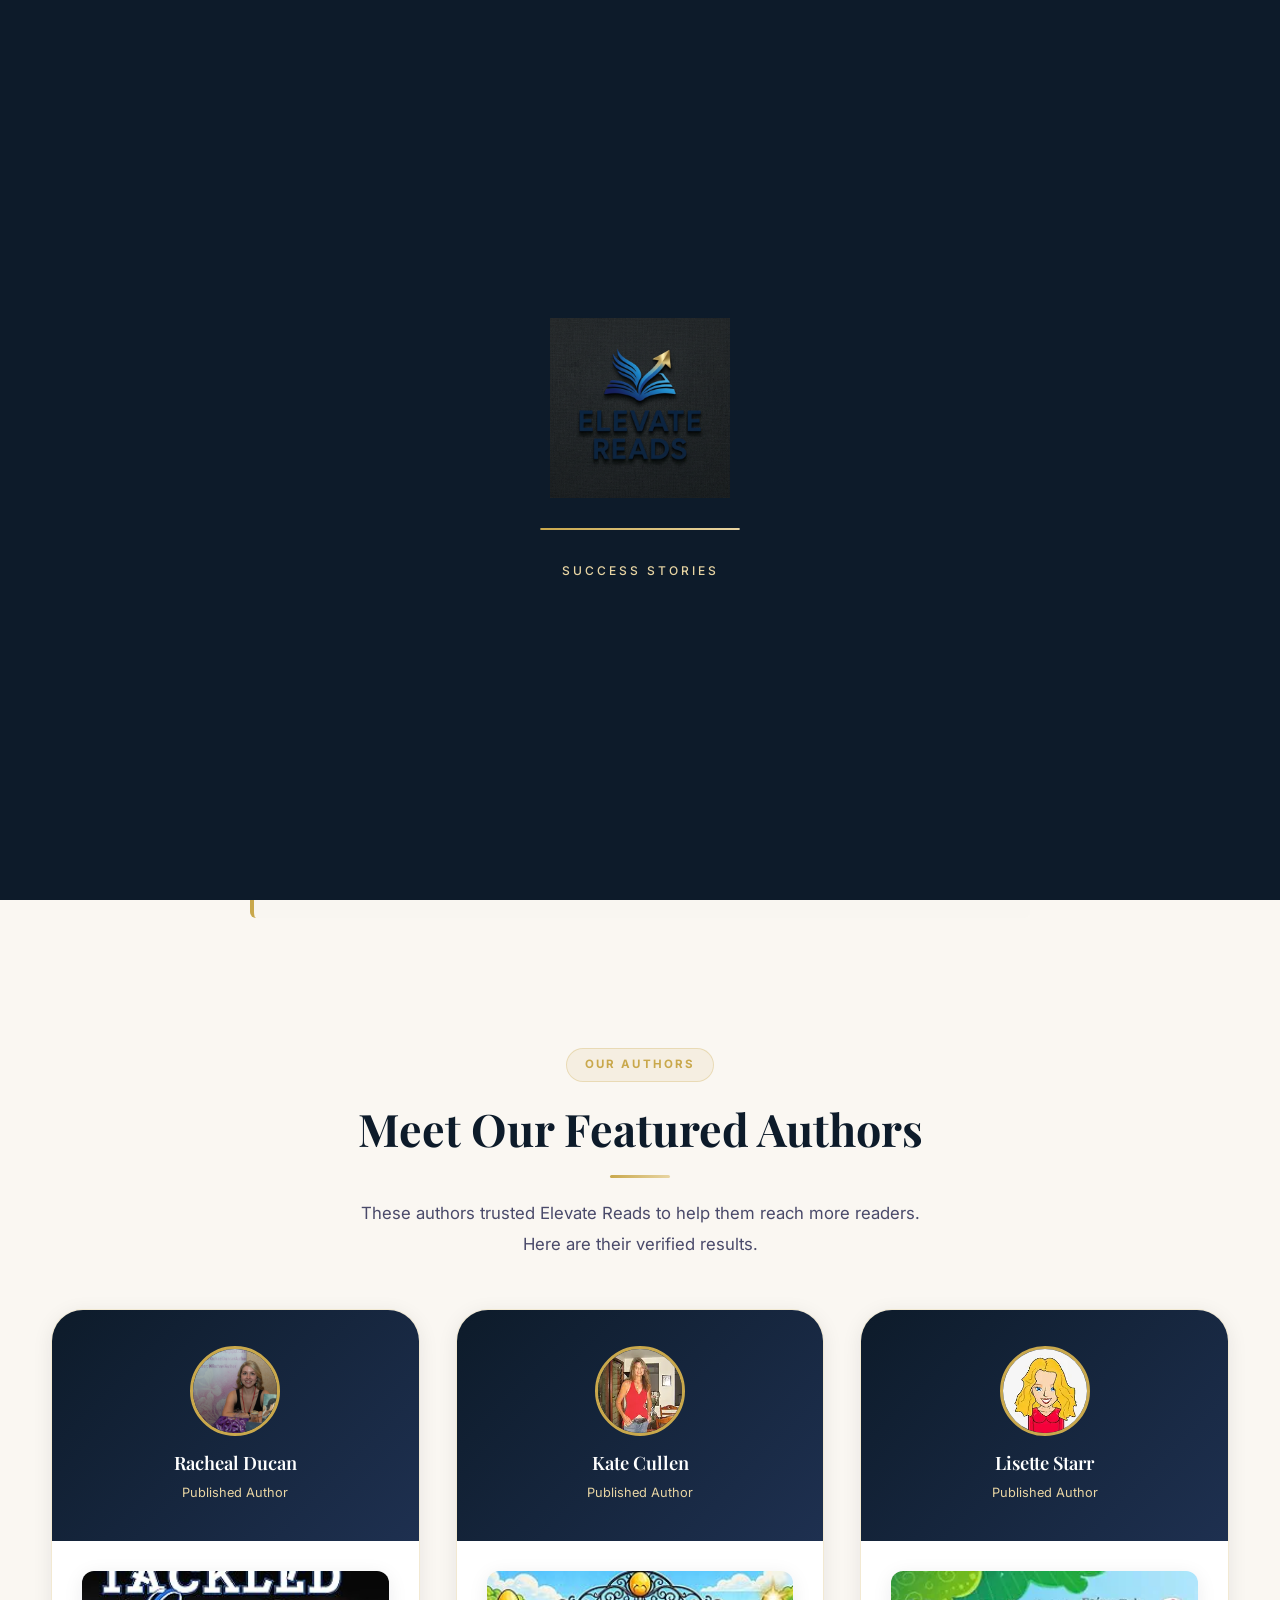
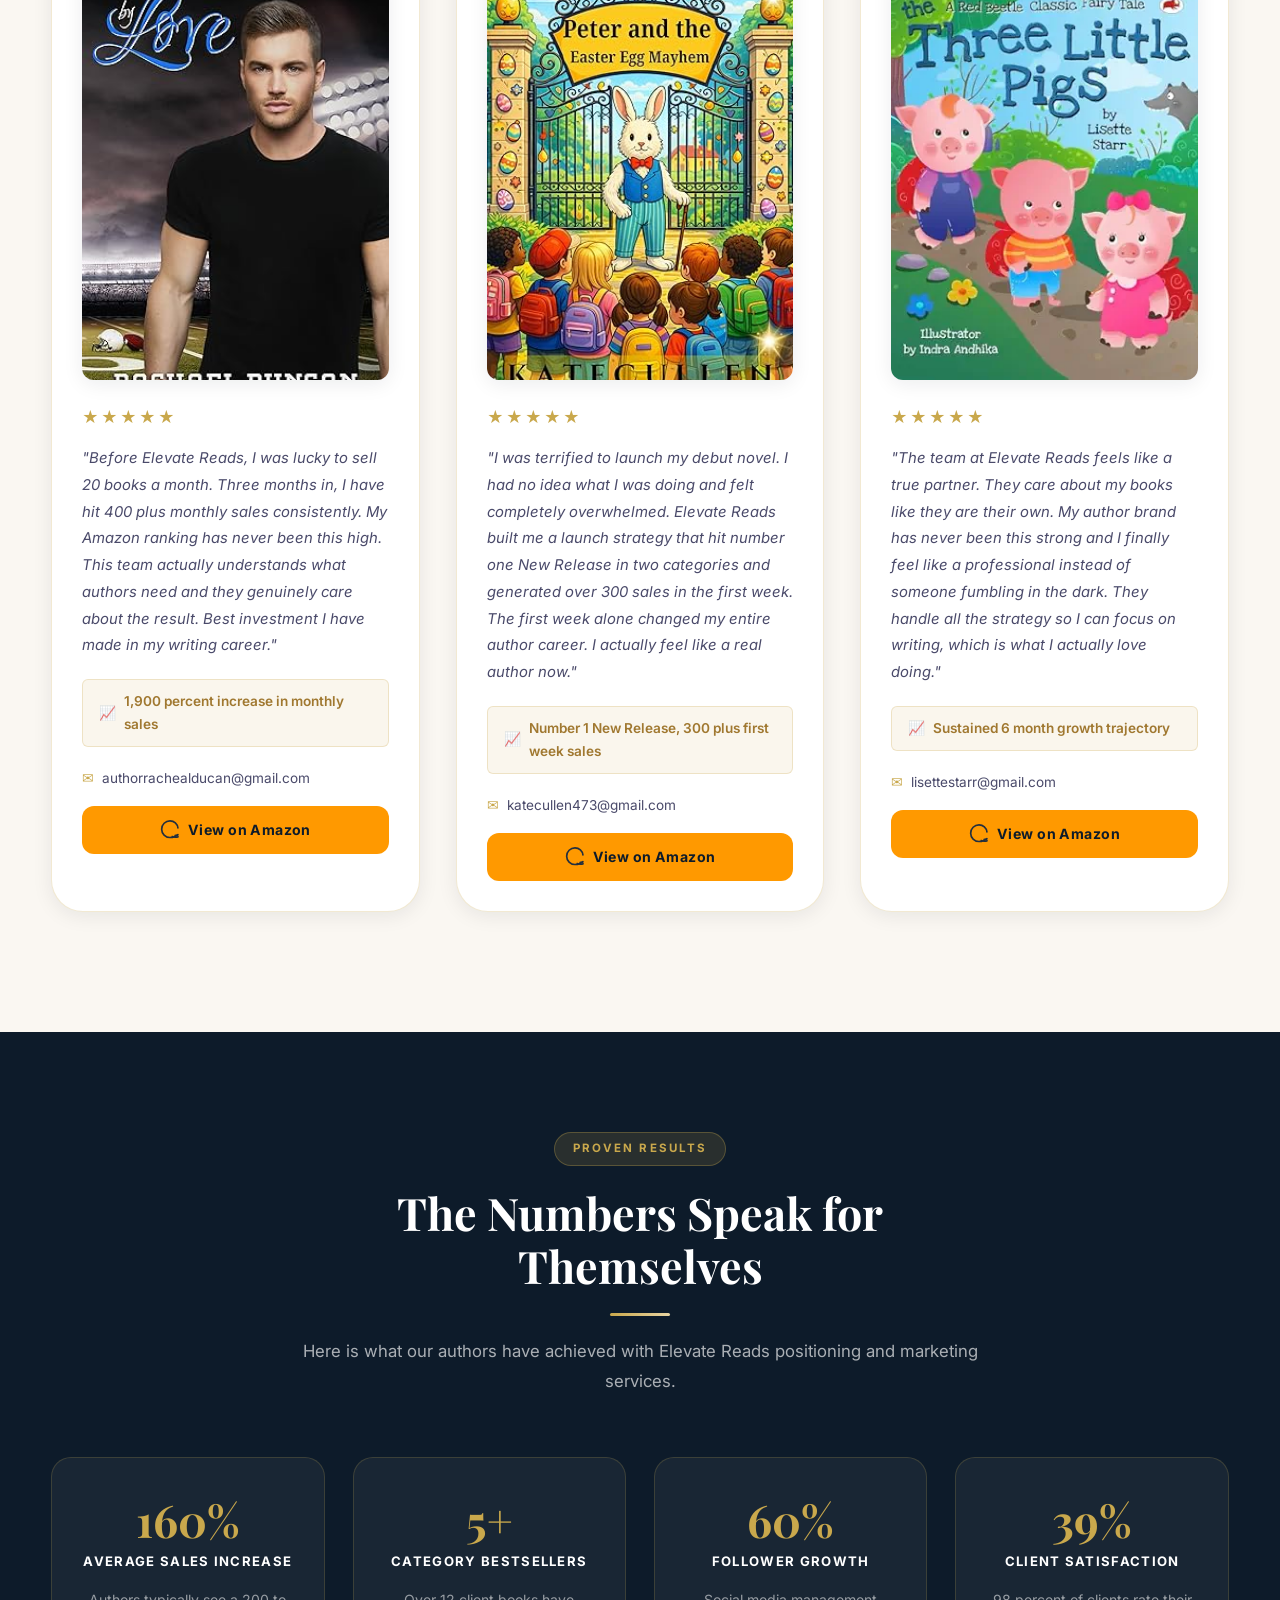
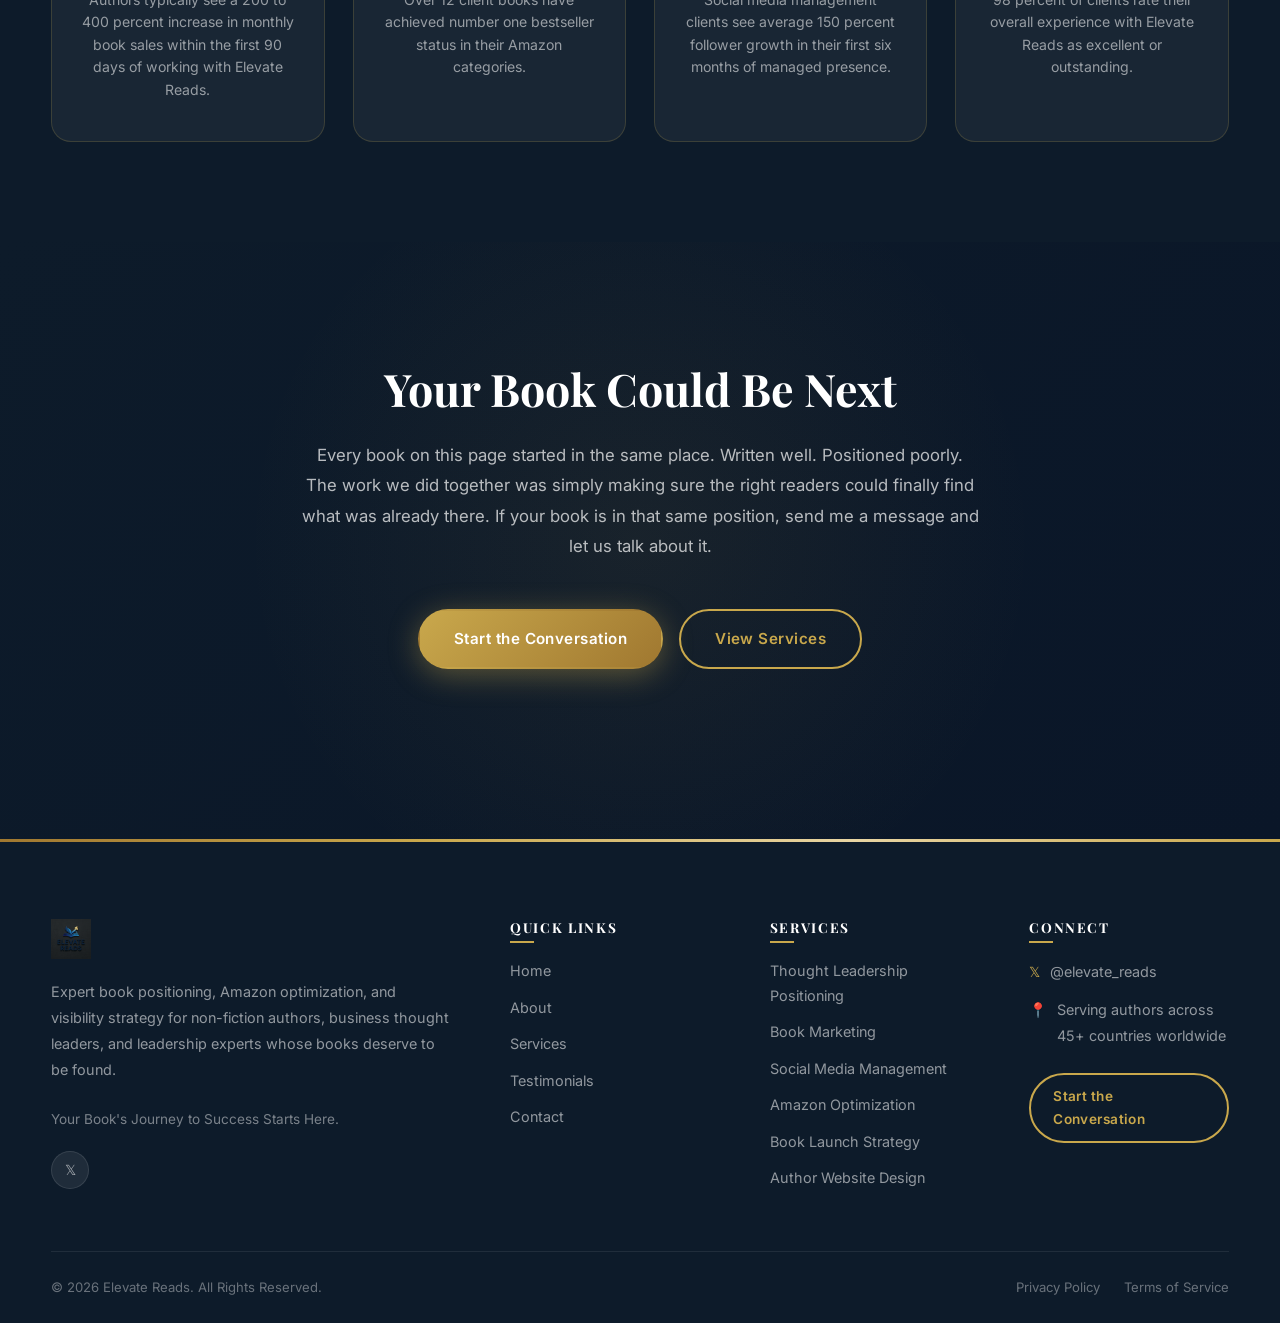
<file: testimonials.html>
<!DOCTYPE html>
<html lang="en">
<head>
  <meta charset="UTF-8" />
  <meta name="viewport" content="width=device-width, initial-scale=1.0" />
  <title>Testimonials | Elevate Reads</title>
  <meta name="description" content="See what verified authors say about working with Elevate Reads. Real results from real authors including Racheal Ducan, Kate Cullen, and Lisette Starr." />
  <link rel="icon" type="image/png" href="images/ELEVATE_READS.png" />
  <link rel="preconnect" href="https://fonts.googleapis.com" />
  <link rel="preconnect" href="https://fonts.gstatic.com" crossorigin />
  <link href="https://fonts.googleapis.com/css2?family=Playfair+Display:ital,wght@0,400;0,600;0,700;1,400&family=Inter:wght@300;400;500;600;700&display=swap" rel="stylesheet" />
  <link rel="stylesheet" href="css/style.css" />
</head>
<body>

<!-- PRELOADER -->
<div id="preloader">
  <img src="images/ELEVATE_READS.png" alt="Elevate Reads" class="preloader-logo" />
  <div class="preloader-bar"><div class="preloader-bar-fill"></div></div>
  <p class="preloader-text">Success Stories</p>
</div>

<!-- NAVBAR -->
<nav class="navbar scrolled" id="navbar" role="navigation" aria-label="Main navigation">
  <div class="navbar-inner">
    <a href="index.html" class="navbar-logo" aria-label="Elevate Reads Home">
      <img src="images/ELEVATE_READS.png" alt="Elevate Reads" />
    </a>
    <div class="navbar-links">
      <a href="index.html">Home</a>
      <a href="about.html">About</a>
      <a href="services.html">Services</a>
      <a href="testimonials.html" class="active">Testimonials</a>
      <a href="contact.html">Contact</a>
    </div>
    <a href="contact.html" class="btn btn-primary btn-sm navbar-cta">Start the Conversation</a>
    <button class="hamburger" id="hamburger" aria-label="Toggle menu" aria-expanded="false">
      <span></span><span></span><span></span>
    </button>
  </div>
</nav>

<!-- MOBILE MENU -->
<div class="mobile-menu" id="mobileMenu">
  <a href="index.html">Home</a>
  <a href="about.html">About</a>
  <a href="services.html">Services</a>
  <a href="testimonials.html">Testimonials</a>
  <a href="contact.html">Contact</a>
  <a href="contact.html" class="btn btn-primary">Start the Conversation</a>
</div>

<!-- PAGE HEADER -->
<header class="page-header" aria-label="Testimonials header">
  <div class="container">
    <span class="section-badge" data-animate="fade-up">Success Stories</span>
    <h1 data-animate="fade-up" data-delay="100">What Authors Say About<br />Working With Elevate Reads</h1>
  </div>
</header>

<!-- NOTE BOX -->
<section style="background:var(--cream);padding-top:60px;">
  <div class="container">
    <div class="note-box" data-animate="fade-up">
      <span class="note-box-label">A Note on My Non-Fiction Work</span>
      <p>My featured case studies come from fiction and indie authors where results are easiest to measure through sales rankings and review counts. My non-fiction and thought leadership work operates differently. It focuses on positioning, credibility architecture, and connecting books to the corporate and academic audiences they were written for. That work is newer, more selective, and deeply customized. If you would like to see the specific thinking I have done for a non-fiction title before making any decision, I am happy to share a sample analysis built around your book directly.</p>
      <a href="contact.html" class="note-box-link">Request Your Book Analysis</a>
    </div>
  </div>
</section>

<!-- FEATURED AUTHORS -->
<section class="authors-section" aria-label="Featured authors">
  <div class="container">
    <div class="text-center" data-animate="fade-up">
      <span class="section-badge">Our Authors</span>
      <h2 class="section-title">Meet Our Featured Authors</h2>
      <div class="gold-divider"></div>
      <p style="max-width:600px;margin:0 auto 50px;">These authors trusted Elevate Reads to help them reach more readers. Here are their verified results.</p>
    </div>
    <div class="authors-grid">

      <!-- RACHEAL DUCAN -->
      <article class="author-card" data-animate="fade-up" data-delay="0">
        <div class="author-card-header">
          <a href="https://www.amazon.com/stores/author/B00N447WH8" target="_blank" rel="noopener noreferrer" aria-label="View Racheal Ducan on Amazon">
            <img
              src="images/recheal-ducan.jpg"
              alt="Racheal Ducan"
              class="author-img-circle"
            />
          </a>
          <h3>Racheal Ducan</h3>
          <span>Published Author</span>
        </div>
        <div class="author-card-body">
          <a href="https://www.amazon.com/stores/author/B00N447WH8" target="_blank" rel="noopener noreferrer" aria-label="View Racheal Ducan's book on Amazon">
            <img
              src="images/racheal-book.jpg"
              alt="Racheal Ducan's Book"
              class="author-book-img"
            />
          </a>
          <div class="stars">&#9733;&#9733;&#9733;&#9733;&#9733;</div>
          <blockquote>"Before Elevate Reads, I was lucky to sell 20 books a month. Three months in, I have hit 400 plus monthly sales consistently. My Amazon ranking has never been this high. This team actually understands what authors need and they genuinely care about the result. Best investment I have made in my writing career."</blockquote>
          <div class="author-result">1,900 percent increase in monthly sales</div>
          <div class="author-email">authorrachealducan@gmail.com</div>
          <a
            href="https://www.amazon.com/stores/author/B00N447WH8"
            target="_blank"
            rel="noopener noreferrer"
            class="amazon-btn"
            aria-label="View Racheal Ducan on Amazon"
          >
            <svg width="20" height="20" viewBox="0 0 24 24" fill="none" xmlns="http://www.w3.org/2000/svg" aria-hidden="true">
              <path d="M21.5 17.5C19.5 19.5 16.5 21 12 21C6.5 21 2 16.5 2 11C2 5.5 6.5 1 12 1C17 1 21 4.5 21.5 9.5" stroke="#232F3E" stroke-width="2" stroke-linecap="round"/>
              <path d="M14.5 19.5C16 20.5 18 21.5 21.5 20.5C22 20.5 22 20 21.5 19.5C20.5 18.5 19 18 18 18.5" stroke="#232F3E" stroke-width="1.5" stroke-linecap="round"/>
            </svg>
            View on Amazon
          </a>
        </div>
      </article>

      <!-- KATE CULLEN -->
      <article class="author-card" data-animate="fade-up" data-delay="100">
        <div class="author-card-header">
          <a href="https://www.amazon.com/stores/author/B00X6NNBTA" target="_blank" rel="noopener noreferrer" aria-label="View Kate Cullen on Amazon">
            <img
              src="images/kate.webp"
              alt="Kate Cullen"
              class="author-img-circle"
            />
          </a>
          <h3>Kate Cullen</h3>
          <span>Published Author</span>
        </div>
        <div class="author-card-body">
          <a href="https://www.amazon.com/stores/author/B00X6NNBTA" target="_blank" rel="noopener noreferrer" aria-label="View Kate Cullen's book on Amazon">
            <img
              src="images/kate-book.jpg"
              alt="Kate Cullen's Book"
              class="author-book-img"
            />
          </a>
          <div class="stars">&#9733;&#9733;&#9733;&#9733;&#9733;</div>
          <blockquote>"I was terrified to launch my debut novel. I had no idea what I was doing and felt completely overwhelmed. Elevate Reads built me a launch strategy that hit number one New Release in two categories and generated over 300 sales in the first week. The first week alone changed my entire author career. I actually feel like a real author now."</blockquote>
          <div class="author-result">Number 1 New Release, 300 plus first week sales</div>
          <div class="author-email">katecullen473@gmail.com</div>
          <a
            href="https://www.amazon.com/stores/author/B00X6NNBTA"
            target="_blank"
            rel="noopener noreferrer"
            class="amazon-btn"
            aria-label="View Kate Cullen on Amazon"
          >
            <svg width="20" height="20" viewBox="0 0 24 24" fill="none" xmlns="http://www.w3.org/2000/svg" aria-hidden="true">
              <path d="M21.5 17.5C19.5 19.5 16.5 21 12 21C6.5 21 2 16.5 2 11C2 5.5 6.5 1 12 1C17 1 21 4.5 21.5 9.5" stroke="#232F3E" stroke-width="2" stroke-linecap="round"/>
              <path d="M14.5 19.5C16 20.5 18 21.5 21.5 20.5C22 20.5 22 20 21.5 19.5C20.5 18.5 19 18 18 18.5" stroke="#232F3E" stroke-width="1.5" stroke-linecap="round"/>
            </svg>
            View on Amazon
          </a>
        </div>
      </article>

      <!-- LISETTE STARR -->
      <article class="author-card" data-animate="fade-up" data-delay="200">
        <div class="author-card-header">
          <a href="https://www.amazon.com/stores/author/B07X7KHGBN" target="_blank" rel="noopener noreferrer" aria-label="View Lisette Starr on Amazon">
            <img
              src="images/lisette-starr.webp"
              alt="Lisette Starr"
              class="author-img-circle"
            />
          </a>
          <h3>Lisette Starr</h3>
          <span>Published Author</span>
        </div>
        <div class="author-card-body">
          <a href="https://www.amazon.com/stores/author/B07X7KHGBN" target="_blank" rel="noopener noreferrer" aria-label="View Lisette Starr's book on Amazon">
            <img
              src="images/lisette-starr-book.webp"
              alt="Lisette Starr's Book"
              class="author-book-img"
            />
          </a>
          <div class="stars">&#9733;&#9733;&#9733;&#9733;&#9733;</div>
          <blockquote>"The team at Elevate Reads feels like a true partner. They care about my books like they are their own. My author brand has never been this strong and I finally feel like a professional instead of someone fumbling in the dark. They handle all the strategy so I can focus on writing, which is what I actually love doing."</blockquote>
          <div class="author-result">Sustained 6 month growth trajectory</div>
          <div class="author-email">lisettestarr@gmail.com</div>
          <a
            href="https://www.amazon.com/stores/author/B07X7KHGBN"
            target="_blank"
            rel="noopener noreferrer"
            class="amazon-btn"
            aria-label="View Lisette Starr on Amazon"
          >
            <svg width="20" height="20" viewBox="0 0 24 24" fill="none" xmlns="http://www.w3.org/2000/svg" aria-hidden="true">
              <path d="M21.5 17.5C19.5 19.5 16.5 21 12 21C6.5 21 2 16.5 2 11C2 5.5 6.5 1 12 1C17 1 21 4.5 21.5 9.5" stroke="#232F3E" stroke-width="2" stroke-linecap="round"/>
              <path d="M14.5 19.5C16 20.5 18 21.5 21.5 20.5C22 20.5 22 20 21.5 19.5C20.5 18.5 19 18 18 18.5" stroke="#232F3E" stroke-width="1.5" stroke-linecap="round"/>
            </svg>
            View on Amazon
          </a>
        </div>
      </article>

    </div>
  </div>
</section>

<!-- RESULTS SUMMARY -->
<section class="results-summary" aria-label="Results summary">
  <div class="container">
    <div class="text-center section-intro" data-animate="fade-up">
      <span class="section-badge" style="background:rgba(201,168,76,0.15);">Proven Results</span>
      <h2 class="section-title" style="color:#fff;">The Numbers Speak for Themselves</h2>
      <div class="gold-divider"></div>
      <p style="color:rgba(255,255,255,0.65);">Here is what our authors have achieved with Elevate Reads positioning and marketing services.</p>
    </div>
    <div class="results-grid">
      <div class="result-card" data-animate="fade-up" data-delay="0">
        <span class="result-number" data-target="400" data-suffix="%">0%</span>
        <span class="result-label">Average Sales Increase</span>
        <p>Authors typically see a 200 to 400 percent increase in monthly book sales within the first 90 days of working with Elevate Reads.</p>
      </div>
      <div class="result-card" data-animate="fade-up" data-delay="100">
        <span class="result-number" data-target="12" data-suffix="+">0+</span>
        <span class="result-label">Category Bestsellers</span>
        <p>Over 12 client books have achieved number one bestseller status in their Amazon categories.</p>
      </div>
      <div class="result-card" data-animate="fade-up" data-delay="200">
        <span class="result-number" data-target="150" data-suffix="%">0%</span>
        <span class="result-label">Follower Growth</span>
        <p>Social media management clients see average 150 percent follower growth in their first six months of managed presence.</p>
      </div>
      <div class="result-card" data-animate="fade-up" data-delay="300">
        <span class="result-number" data-target="98" data-suffix="%">0%</span>
        <span class="result-label">Client Satisfaction</span>
        <p>98 percent of clients rate their overall experience with Elevate Reads as excellent or outstanding.</p>
      </div>
    </div>
  </div>
</section>

<!-- TESTIMONIALS CTA -->
<section class="final-cta" aria-label="Call to action">
  <div class="container">
    <h2 data-animate="fade-up">Your Book Could Be Next</h2>
    <p data-animate="fade-up" data-delay="100">Every book on this page started in the same place. Written well. Positioned poorly. The work we did together was simply making sure the right readers could finally find what was already there. If your book is in that same position, send me a message and let us talk about it.</p>
    <div class="final-cta-btns" data-animate="fade-up" data-delay="200">
      <a href="contact.html" class="btn btn-primary">Start the Conversation</a>
      <a href="services.html" class="btn btn-outline-gold">View Services</a>
    </div>
  </div>
</section>

<!-- FOOTER -->
<footer>
  <div class="container">
    <div class="footer-grid">
      <div class="footer-brand">
        <img src="images/ELEVATE_READS.png" alt="Elevate Reads" />
        <p>Expert book positioning, Amazon optimization, and visibility strategy for non-fiction authors, business thought leaders, and leadership experts whose books deserve to be found.</p>
        <p style="color:rgba(255,255,255,0.45);font-size:0.85rem;margin-top:4px;margin-bottom:20px;">Your Book's Journey to Success Starts Here.</p>
        <div class="footer-social">
          <a href="https://x.com/elevate_reads" target="_blank" rel="noopener noreferrer" class="footer-social-link" aria-label="Follow on X">𝕏</a>
        </div>
      </div>
      <div class="footer-col">
        <h5>Quick Links</h5>
        <nav class="footer-links">
          <a href="index.html">Home</a>
          <a href="about.html">About</a>
          <a href="services.html">Services</a>
          <a href="testimonials.html">Testimonials</a>
          <a href="contact.html">Contact</a>
        </nav>
      </div>
      <div class="footer-col">
        <h5>Services</h5>
        <nav class="footer-links">
          <a href="services.html#positioning">Thought Leadership Positioning</a>
          <a href="services.html#marketing">Book Marketing</a>
          <a href="services.html#social">Social Media Management</a>
          <a href="services.html#amazon">Amazon Optimization</a>
          <a href="services.html#launch">Book Launch Strategy</a>
          <a href="services.html#website">Author Website Design</a>
        </nav>
      </div>
      <div class="footer-col footer-contact">
        <h5>Connect</h5>
        <p><span>𝕏</span><a href="https://x.com/elevate_reads" target="_blank" rel="noopener noreferrer" style="color:rgba(255,255,255,0.55);">@elevate_reads</a></p>
        <p><span>📍</span>Serving authors across 45+ countries worldwide</p>
        <div style="margin-top:24px;">
          <a href="contact.html" class="btn btn-outline-gold btn-sm">Start the Conversation</a>
        </div>
      </div>
    </div>
    <div class="footer-bottom">
      <p>&copy; 2026 Elevate Reads. All Rights Reserved.</p>
      <div class="footer-bottom-links">
        <a href="#">Privacy Policy</a>
        <a href="#">Terms of Service</a>
      </div>
    </div>
  </div>
</footer>

<button class="back-to-top" id="backToTop" aria-label="Back to top">&#8679;</button>
<script src="js/main.js"></script>
</body>
</html>
</file>
<file: css/style.css>
/* ============================================================
   ELEVATE READS — MASTER STYLESHEET
   ============================================================ */

/* ── Reset & Base ─────────────────────────────────────────── */
*, *::before, *::after {
  margin: 0;
  padding: 0;
  box-sizing: border-box;
}

:root {
  --gold:        #C9A84C;
  --gold-light:  #E8D5A3;
  --gold-dark:   #A07830;
  --navy:        #0D1B2A;
  --navy-mid:    #162236;
  --navy-light:  #1E3050;
  --cream:       #FAF7F2;
  --cream-dark:  #F2EDE4;
  --white:       #FFFFFF;
  --text-dark:   #1A1A2E;
  --text-mid:    #4A4A6A;
  --text-light:  #8A8AAA;
  --border:      rgba(201,168,76,0.25);
  --shadow-sm:   0 4px 20px rgba(13,27,42,0.08);
  --shadow-md:   0 12px 40px rgba(13,27,42,0.14);
  --shadow-lg:   0 24px 80px rgba(13,27,42,0.20);
  --radius-sm:   6px;
  --radius-md:   12px;
  --radius-lg:   20px;
  --radius-xl:   32px;
  --transition:  0.4s cubic-bezier(0.25,0.46,0.45,0.94);
  --font-heading:'Playfair Display', Georgia, serif;
  --font-body:   'Inter', -apple-system, BlinkMacSystemFont, sans-serif;
}

html {
  scroll-behavior: smooth;
  font-size: 16px;
  -webkit-font-smoothing: antialiased;
}

body {
  font-family: var(--font-body);
  background-color: var(--cream);
  color: var(--text-dark);
  overflow-x: hidden;
  line-height: 1.7;
}

img { max-width: 100%; height: auto; display: block; }
a  { text-decoration: none; color: inherit; }
ul { list-style: none; }
button { cursor: pointer; font-family: var(--font-body); }

/* ── Typography ───────────────────────────────────────────── */
h1, h2, h3, h4, h5 {
  font-family: var(--font-heading);
  line-height: 1.2;
  color: var(--navy);
}

h1 { font-size: clamp(2.2rem, 5vw, 4rem);   font-weight: 700; }
h2 { font-size: clamp(1.8rem, 3.5vw, 3rem); font-weight: 700; }
h3 { font-size: clamp(1.3rem, 2.5vw, 2rem); font-weight: 600; }
h4 { font-size: clamp(1.1rem, 2vw,  1.5rem);font-weight: 600; }
h5 { font-size: 1rem;                        font-weight: 600; }

p {
  font-size: clamp(0.95rem, 1.5vw, 1.05rem);
  color: var(--text-mid);
  line-height: 1.8;
}

/* ── Utility Classes ──────────────────────────────────────── */
.container {
  width: 92%;
  max-width: 1200px;
  margin: 0 auto;
}

.section-badge {
  display: inline-block;
  font-size: 0.72rem;
  font-weight: 700;
  letter-spacing: 0.18em;
  text-transform: uppercase;
  color: var(--gold);
  background: rgba(201,168,76,0.10);
  border: 1px solid rgba(201,168,76,0.30);
  border-radius: 50px;
  padding: 6px 18px;
  margin-bottom: 20px;
}

.section-title {
  margin-bottom: 16px;
}

.section-intro {
  max-width: 680px;
  margin: 0 auto 60px;
  text-align: center;
}

.text-center { text-align: center; }
.text-gold   { color: var(--gold); }

/* ── Buttons ──────────────────────────────────────────────── */
.btn {
  display: inline-flex;
  align-items: center;
  gap: 10px;
  padding: 15px 34px;
  border-radius: 50px;
  font-size: 0.95rem;
  font-weight: 600;
  letter-spacing: 0.03em;
  transition: var(--transition);
  border: 2px solid transparent;
  position: relative;
  overflow: hidden;
}

.btn::after {
  content: '';
  position: absolute;
  inset: 0;
  background: rgba(255,255,255,0.12);
  opacity: 0;
  transition: opacity 0.3s;
}

.btn:hover::after { opacity: 1; }

.btn-primary {
  background: linear-gradient(135deg, var(--gold), var(--gold-dark));
  color: var(--white);
  box-shadow: 0 6px 30px rgba(201,168,76,0.40);
}

.btn-primary:hover {
  transform: translateY(-3px);
  box-shadow: 0 12px 40px rgba(201,168,76,0.55);
}

.btn-secondary {
  background: transparent;
  color: var(--navy);
  border-color: var(--navy);
}

.btn-secondary:hover {
  background: var(--navy);
  color: var(--white);
  transform: translateY(-3px);
}

.btn-outline-gold {
  background: transparent;
  color: var(--gold);
  border-color: var(--gold);
}

.btn-outline-gold:hover {
  background: var(--gold);
  color: var(--white);
  transform: translateY(-3px);
}

.btn-white {
  background: var(--white);
  color: var(--navy);
  border-color: var(--white);
}

.btn-white:hover {
  background: transparent;
  color: var(--white);
  transform: translateY(-3px);
}

.btn-sm {
  padding: 10px 22px;
  font-size: 0.85rem;
}

/* ── Divider ──────────────────────────────────────────────── */
.gold-divider {
  width: 60px;
  height: 3px;
  background: linear-gradient(90deg, var(--gold), var(--gold-light));
  border-radius: 2px;
  margin: 20px auto;
}

/* ============================================================
   PRELOADER
   ============================================================ */
#preloader {
  position: fixed;
  inset: 0;
  background: var(--navy);
  z-index: 9999;
  display: flex;
  flex-direction: column;
  align-items: center;
  justify-content: center;
  gap: 30px;
  transition: opacity 0.6s ease, visibility 0.6s ease;
}

#preloader.hidden {
  opacity: 0;
  visibility: hidden;
}

.preloader-logo {
  width: 180px;
  animation: preloaderPulse 1.5s ease-in-out infinite;
}

@keyframes preloaderPulse {
  0%, 100% { opacity: 1;   transform: scale(1); }
  50%       { opacity: 0.6; transform: scale(0.97); }
}

.preloader-bar {
  width: 200px;
  height: 2px;
  background: rgba(255,255,255,0.12);
  border-radius: 2px;
  overflow: hidden;
}

.preloader-bar-fill {
  height: 100%;
  width: 0%;
  background: linear-gradient(90deg, var(--gold), var(--gold-light));
  border-radius: 2px;
  animation: preloaderFill 1.8s ease forwards;
}

@keyframes preloaderFill {
  to { width: 100%; }
}

.preloader-text {
  font-size: 0.75rem;
  letter-spacing: 0.25em;
  text-transform: uppercase;
  color: var(--gold-light);
  font-weight: 500;
}

/* ============================================================
   NAVIGATION
   ============================================================ */
.navbar {
  position: fixed;
  top: 0;
  left: 0;
  right: 0;
  z-index: 1000;
  padding: 0;
  transition: var(--transition);
}

.navbar.scrolled {
  background: rgba(13,27,42,0.96);
  backdrop-filter: blur(20px);
  -webkit-backdrop-filter: blur(20px);
  box-shadow: 0 4px 30px rgba(0,0,0,0.25);
}

.navbar-inner {
  display: flex;
  align-items: center;
  justify-content: space-between;
  height: 80px;
  width: 92%;
  max-width: 1200px;
  margin: 0 auto;
}

.navbar-logo img {
  height: 44px;
  width: auto;
  display: block;
}

.navbar-links {
  display: flex;
  align-items: center;
  gap: 36px;
}

.navbar-links a {
  font-size: 0.9rem;
  font-weight: 500;
  color: rgba(255,255,255,0.85);
  letter-spacing: 0.04em;
  transition: color 0.3s;
  position: relative;
}

.navbar-links a::after {
  content: '';
  position: absolute;
  bottom: -4px;
  left: 0;
  width: 0;
  height: 2px;
  background: var(--gold);
  transition: width 0.3s;
}

.navbar-links a:hover,
.navbar-links a.active {
  color: var(--gold);
}

.navbar-links a:hover::after,
.navbar-links a.active::after {
  width: 100%;
}

.navbar-cta {
  margin-left: 10px;
}

.hamburger {
  display: none;
  flex-direction: column;
  gap: 5px;
  cursor: pointer;
  padding: 8px;
  background: none;
  border: none;
}

.hamburger span {
  display: block;
  width: 26px;
  height: 2px;
  background: var(--white);
  border-radius: 2px;
  transition: var(--transition);
}

.hamburger.active span:nth-child(1) {
  transform: rotate(45deg) translate(5px, 5px);
}
.hamburger.active span:nth-child(2) {
  opacity: 0;
}
.hamburger.active span:nth-child(3) {
  transform: rotate(-45deg) translate(5px, -5px);
}

.mobile-menu {
  display: none;
  position: fixed;
  top: 80px;
  left: 0;
  right: 0;
  background: rgba(13,27,42,0.98);
  backdrop-filter: blur(20px);
  padding: 30px 24px 40px;
  flex-direction: column;
  gap: 24px;
  z-index: 999;
  transform: translateY(-20px);
  opacity: 0;
  transition: var(--transition);
}

.mobile-menu.open {
  display: flex;
  transform: translateY(0);
  opacity: 1;
}

.mobile-menu a {
  font-size: 1.1rem;
  font-weight: 500;
  color: rgba(255,255,255,0.9);
  border-bottom: 1px solid rgba(255,255,255,0.08);
  padding-bottom: 16px;
}

.mobile-menu a:hover { color: var(--gold); }

.mobile-menu .btn {
  width: 100%;
  justify-content: center;
  margin-top: 8px;
}

/* ============================================================
   HERO — HOME
   ============================================================ */
.hero {
  min-height: 100vh;
  background: linear-gradient(135deg, var(--navy) 0%, var(--navy-mid) 60%, #1a2a4a 100%);
  display: flex;
  align-items: center;
  position: relative;
  overflow: hidden;
  padding-top: 80px;
}

.hero-bg-pattern {
  position: absolute;
  inset: 0;
  background-image:
    radial-gradient(circle at 20% 50%, rgba(201,168,76,0.06) 0%, transparent 50%),
    radial-gradient(circle at 80% 20%, rgba(201,168,76,0.04) 0%, transparent 40%),
    radial-gradient(circle at 60% 80%, rgba(201,168,76,0.05) 0%, transparent 40%);
}

.hero-grid-lines {
  position: absolute;
  inset: 0;
  background-image:
    linear-gradient(rgba(201,168,76,0.03) 1px, transparent 1px),
    linear-gradient(90deg, rgba(201,168,76,0.03) 1px, transparent 1px);
  background-size: 60px 60px;
}

.hero-content-wrapper {
  display: grid;
  grid-template-columns: 1fr 1fr;
  gap: 80px;
  align-items: center;
  position: relative;
  z-index: 2;
  padding: 80px 0;
}

.hero-text .section-badge {
  animation: fadeInUp 0.8s ease 0.3s both;
}

.hero-headline {
  color: var(--white);
  margin-bottom: 24px;
  animation: fadeInUp 0.8s ease 0.5s both;
}

.hero-headline .text-gold { color: var(--gold); }

.hero-subheadline {
  color: rgba(255,255,255,0.75);
  font-size: clamp(1rem, 1.8vw, 1.15rem);
  margin-bottom: 40px;
  animation: fadeInUp 0.8s ease 0.7s both;
}

.hero-ctas {
  display: flex;
  gap: 16px;
  flex-wrap: wrap;
  margin-bottom: 60px;
  animation: fadeInUp 0.8s ease 0.9s both;
}

.hero-trust-text {
  font-size: 0.85rem;
  color: rgba(255,255,255,0.50);
  letter-spacing: 0.05em;
  animation: fadeInUp 0.8s ease 1.1s both;
  display: flex;
  align-items: center;
  gap: 10px;
}

.hero-trust-text::before {
  content: '';
  display: inline-block;
  width: 30px;
  height: 1px;
  background: var(--gold);
  flex-shrink: 0;
}

.hero-visual {
  position: relative;
  animation: fadeInRight 1s ease 0.6s both;
}

.hero-founder-frame {
  position: relative;
  border-radius: var(--radius-xl);
  overflow: hidden;
  aspect-ratio: 4/5;
  background: var(--navy-light);
}

.hero-founder-frame img {
  width: 100%;
  height: 100%;
  object-fit: cover;
}

.hero-founder-badge {
  position: absolute;
  bottom: 28px;
  left: 28px;
  right: 28px;
  background: rgba(13,27,42,0.88);
  backdrop-filter: blur(12px);
  border-radius: var(--radius-md);
  padding: 18px 20px;
  border: 1px solid rgba(201,168,76,0.25);
}

.hero-founder-badge h4 {
  color: var(--white);
  font-size: 1rem;
  margin-bottom: 4px;
}

.hero-founder-badge p {
  font-size: 0.82rem;
  color: var(--gold-light);
  line-height: 1.4;
}

.hero-floating-stat {
  position: absolute;
  background: var(--white);
  border-radius: var(--radius-md);
  padding: 16px 20px;
  box-shadow: var(--shadow-md);
  text-align: center;
  min-width: 110px;
}

.hero-floating-stat .stat-number {
  font-family: var(--font-heading);
  font-size: 1.6rem;
  font-weight: 700;
  color: var(--gold);
  display: block;
  line-height: 1;
}

.hero-floating-stat .stat-label {
  font-size: 0.72rem;
  color: var(--text-mid);
  letter-spacing: 0.06em;
  text-transform: uppercase;
  margin-top: 4px;
}

.hero-floating-stat.stat-1 {
  top: 30px;
  right: -20px;
  animation: floatY 4s ease-in-out infinite;
}

.hero-floating-stat.stat-2 {
  bottom: 120px;
  left: -24px;
  animation: floatY 4s ease-in-out 1.5s infinite;
}

@keyframes floatY {
  0%, 100% { transform: translateY(0); }
  50%       { transform: translateY(-10px); }
}

/* ── Trust Bar ────────────────────────────────────────────── */
.trust-bar {
  background: var(--white);
  padding: 60px 0;
  border-bottom: 1px solid rgba(201,168,76,0.15);
}

.trust-bar-grid {
  display: grid;
  grid-template-columns: repeat(6, 1fr);
  gap: 20px;
  text-align: center;
}

.trust-metric {
  padding: 24px 16px;
  border-right: 1px solid var(--border);
}

.trust-metric:last-child { border-right: none; }

.trust-number {
  font-family: var(--font-heading);
  font-size: 2.2rem;
  font-weight: 700;
  color: var(--gold);
  display: block;
  line-height: 1;
  margin-bottom: 8px;
}

.trust-label {
  font-size: 0.8rem;
  font-weight: 600;
  text-transform: uppercase;
  letter-spacing: 0.08em;
  color: var(--text-mid);
}

/* ── Challenge Section ────────────────────────────────────── */
.challenge-section {
  padding: 120px 0;
  background: var(--cream);
}

.challenge-grid {
  display: grid;
  grid-template-columns: repeat(2, 1fr);
  gap: 28px;
  margin-top: 60px;
}

.challenge-card {
  background: var(--white);
  border-radius: var(--radius-lg);
  padding: 40px;
  border: 1px solid rgba(201,168,76,0.12);
  box-shadow: var(--shadow-sm);
  transition: var(--transition);
  position: relative;
  overflow: hidden;
}

.challenge-card::before {
  content: '';
  position: absolute;
  top: 0;
  left: 0;
  width: 4px;
  height: 100%;
  background: linear-gradient(180deg, var(--gold), var(--gold-light));
  opacity: 0;
  transition: opacity 0.3s;
}

.challenge-card:hover {
  transform: translateY(-6px);
  box-shadow: var(--shadow-md);
  border-color: rgba(201,168,76,0.30);
}

.challenge-card:hover::before { opacity: 1; }

.challenge-icon {
  width: 52px;
  height: 52px;
  background: rgba(201,168,76,0.10);
  border-radius: var(--radius-md);
  display: flex;
  align-items: center;
  justify-content: center;
  margin-bottom: 20px;
  font-size: 1.5rem;
}

.challenge-card h4 {
  margin-bottom: 12px;
  font-size: 1.15rem;
}

/* ── Solution Section ─────────────────────────────────────── */
.solution-section {
  padding: 120px 0;
  background: linear-gradient(135deg, var(--navy) 0%, var(--navy-mid) 100%);
  position: relative;
  overflow: hidden;
}

.solution-section::before {
  content: '';
  position: absolute;
  top: -50%;
  right: -20%;
  width: 600px;
  height: 600px;
  background: radial-gradient(circle, rgba(201,168,76,0.06) 0%, transparent 70%);
}

.solution-inner {
  display: grid;
  grid-template-columns: 1fr 1fr;
  gap: 80px;
  align-items: center;
  position: relative;
  z-index: 2;
}

.solution-text .section-badge { background: rgba(201,168,76,0.15); }

.solution-text h2 { color: var(--white); }

.solution-text p {
  color: rgba(255,255,255,0.72);
  margin-bottom: 20px;
}

.solution-checklist {
  margin: 32px 0 40px;
}

.solution-checklist li {
  display: flex;
  align-items: flex-start;
  gap: 14px;
  color: rgba(255,255,255,0.80);
  font-size: 0.97rem;
  padding: 12px 0;
  border-bottom: 1px solid rgba(255,255,255,0.08);
}

.solution-checklist li:last-child { border-bottom: none; }

.check-icon {
  width: 22px;
  height: 22px;
  background: rgba(201,168,76,0.20);
  border-radius: 50%;
  display: flex;
  align-items: center;
  justify-content: center;
  flex-shrink: 0;
  margin-top: 2px;
  color: var(--gold);
  font-size: 0.75rem;
}

.solution-visual {
  position: relative;
}

.solution-founder-img {
  border-radius: var(--radius-xl);
  overflow: hidden;
  aspect-ratio: 3/4;
  background: var(--navy-light);
}

.solution-founder-img img {
  width: 100%;
  height: 100%;
  object-fit: cover;
}

.solution-quote-card {
  position: absolute;
  bottom: -20px;
  left: -30px;
  right: 30px;
  background: var(--gold);
  border-radius: var(--radius-md);
  padding: 24px 28px;
  box-shadow: var(--shadow-lg);
}

.solution-quote-card p {
  font-style: italic;
  color: var(--white);
  font-size: 0.97rem;
  line-height: 1.6;
  font-weight: 500;
}

/* ── Business Authors Section ─────────────────────────────── */
.biz-authors-section {
  padding: 120px 0;
  background: var(--cream-dark);
}

.biz-inner {
  display: grid;
  grid-template-columns: 1fr 1fr;
  gap: 80px;
  align-items: center;
}

.biz-features {
  display: flex;
  flex-direction: column;
  gap: 20px;
  margin: 36px 0 40px;
}

.biz-feature-item {
  display: flex;
  align-items: flex-start;
  gap: 16px;
  background: var(--white);
  border-radius: var(--radius-md);
  padding: 20px 24px;
  border: 1px solid var(--border);
  transition: var(--transition);
}

.biz-feature-item:hover {
  transform: translateX(6px);
  border-color: var(--gold);
}

.biz-feature-icon {
  width: 44px;
  height: 44px;
  background: linear-gradient(135deg, var(--gold), var(--gold-dark));
  border-radius: var(--radius-sm);
  display: flex;
  align-items: center;
  justify-content: center;
  flex-shrink: 0;
  color: var(--white);
  font-size: 1.1rem;
}

.biz-feature-item h5 { margin-bottom: 4px; }

.biz-visual {
  position: relative;
}

.biz-img-frame {
  border-radius: var(--radius-xl);
  overflow: hidden;
  aspect-ratio: 4/5;
}

.biz-img-frame img {
  width: 100%;
  height: 100%;
  object-fit: cover;
  transition: transform 0.6s ease;
}

.biz-img-frame:hover img { transform: scale(1.04); }

.biz-overlay-card {
  position: absolute;
  top: 30px;
  right: -20px;
  background: var(--white);
  border-radius: var(--radius-md);
  padding: 20px 24px;
  box-shadow: var(--shadow-md);
  border-left: 4px solid var(--gold);
  max-width: 220px;
}

.biz-overlay-card p {
  font-size: 0.88rem;
  line-height: 1.5;
  font-weight: 500;
  color: var(--text-dark);
}

/* ── Services Overview ────────────────────────────────────── */
.services-overview {
  padding: 120px 0;
  background: var(--white);
}

.services-grid {
  display: grid;
  grid-template-columns: repeat(3, 1fr);
  gap: 28px;
}

.service-card {
  background: var(--cream);
  border-radius: var(--radius-lg);
  padding: 40px 36px;
  border: 1px solid var(--border);
  transition: var(--transition);
  position: relative;
  overflow: hidden;
}

.service-card::after {
  content: '';
  position: absolute;
  bottom: 0;
  left: 0;
  right: 0;
  height: 3px;
  background: linear-gradient(90deg, var(--gold), var(--gold-light));
  transform: scaleX(0);
  transition: transform 0.4s ease;
}

.service-card:hover {
  transform: translateY(-8px);
  box-shadow: var(--shadow-md);
  background: var(--white);
}

.service-card:hover::after { transform: scaleX(1); }

.service-number {
  font-family: var(--font-heading);
  font-size: 3rem;
  font-weight: 700;
  color: rgba(201,168,76,0.15);
  line-height: 1;
  margin-bottom: 16px;
}

.service-icon {
  font-size: 1.8rem;
  margin-bottom: 20px;
  display: block;
}

.service-card h4 {
  margin-bottom: 12px;
  color: var(--navy);
}

.service-card p {
  font-size: 0.93rem;
  margin-bottom: 28px;
}

.service-link {
  display: inline-flex;
  align-items: center;
  gap: 8px;
  font-size: 0.88rem;
  font-weight: 600;
  color: var(--gold);
  letter-spacing: 0.04em;
  transition: gap 0.3s;
}

.service-link:hover { gap: 12px; }

/* ── Testimonials Preview ─────────────────────────────────── */
.testimonials-preview {
  padding: 120px 0;
  background: var(--cream-dark);
}

.testimonials-preview-grid {
  display: grid;
  grid-template-columns: repeat(3, 1fr);
  gap: 28px;
  margin-bottom: 50px;
}

.testimonial-card-preview {
  background: var(--white);
  border-radius: var(--radius-lg);
  padding: 36px;
  box-shadow: var(--shadow-sm);
  border: 1px solid var(--border);
  transition: var(--transition);
}

.testimonial-card-preview:hover {
  transform: translateY(-6px);
  box-shadow: var(--shadow-md);
}

.stars {
  color: var(--gold);
  font-size: 1rem;
  letter-spacing: 2px;
  margin-bottom: 18px;
}

.testimonial-card-preview blockquote {
  font-style: italic;
  color: var(--text-mid);
  line-height: 1.8;
  font-size: 0.95rem;
  margin-bottom: 24px;
  border: none;
  padding: 0;
}

.testimonial-author {
  display: flex;
  align-items: center;
  gap: 14px;
  border-top: 1px solid var(--border);
  padding-top: 20px;
}

.testimonial-author img {
  width: 46px;
  height: 46px;
  border-radius: 50%;
  object-fit: cover;
  border: 2px solid var(--gold-light);
}

.testimonial-author strong {
  display: block;
  font-size: 0.93rem;
  color: var(--navy);
}

.testimonial-author span {
  font-size: 0.80rem;
  color: var(--text-light);
}

/* ── Final CTA Section ────────────────────────────────────── */
.final-cta {
  padding: 120px 0;
  background: linear-gradient(135deg, var(--navy) 0%, #0a1628 100%);
  text-align: center;
  position: relative;
  overflow: hidden;
}

.final-cta::before {
  content: '';
  position: absolute;
  top: 50%;
  left: 50%;
  transform: translate(-50%, -50%);
  width: 800px;
  height: 800px;
  background: radial-gradient(circle, rgba(201,168,76,0.07) 0%, transparent 70%);
}

.final-cta h2 {
  color: var(--white);
  margin-bottom: 24px;
  position: relative;
  z-index: 2;
}

.final-cta p {
  color: rgba(255,255,255,0.70);
  max-width: 680px;
  margin: 0 auto 48px;
  position: relative;
  z-index: 2;
}

.final-cta-btns {
  display: flex;
  gap: 16px;
  justify-content: center;
  flex-wrap: wrap;
  position: relative;
  z-index: 2;
  margin-bottom: 50px;
}

.final-cta-trust {
  display: flex;
  gap: 36px;
  justify-content: center;
  flex-wrap: wrap;
  position: relative;
  z-index: 2;
}

.trust-item {
  display: flex;
  align-items: center;
  gap: 8px;
  color: rgba(255,255,255,0.55);
  font-size: 0.85rem;
}

.trust-item::before {
  content: '✓';
  color: var(--gold);
  font-weight: 700;
}

/* ============================================================
   ABOUT PAGE
   ============================================================ */
.page-header {
  padding: 160px 0 100px;
  background: linear-gradient(135deg, var(--navy), var(--navy-mid));
  text-align: center;
  position: relative;
  overflow: hidden;
}

.page-header::before {
  content: '';
  position: absolute;
  inset: 0;
  background-image:
    linear-gradient(rgba(201,168,76,0.04) 1px, transparent 1px),
    linear-gradient(90deg, rgba(201,168,76,0.04) 1px, transparent 1px);
  background-size: 60px 60px;
}

.page-header h1 { color: var(--white); position: relative; z-index: 2; }
.page-header p  { color: rgba(255,255,255,0.70); position: relative; z-index: 2; max-width: 650px; margin: 20px auto 0; }
.page-header .section-badge { position: relative; z-index: 2; }

/* Story Section */
.story-section {
  padding: 120px 0;
  background: var(--cream);
}

.story-inner {
  display: grid;
  grid-template-columns: 1fr 1.2fr;
  gap: 80px;
  align-items: start;
}

.story-visual { position: relative; }

.story-img-main {
  border-radius: var(--radius-xl);
  overflow: hidden;
  aspect-ratio: 3/4;
}

.story-img-main img {
  width: 100%;
  height: 100%;
  object-fit: cover;
}

.story-name-card {
  position: absolute;
  bottom: -20px;
  right: -20px;
  background: var(--gold);
  color: var(--white);
  border-radius: var(--radius-md);
  padding: 20px 24px;
  box-shadow: var(--shadow-md);
}

.story-name-card h5 {
  color: var(--white);
  font-size: 1.05rem;
  margin-bottom: 4px;
}

.story-name-card span {
  font-size: 0.8rem;
  opacity: 0.85;
}

.story-text p { margin-bottom: 20px; }

.story-text p:first-of-type {
  font-size: 1.1rem;
  font-weight: 500;
  color: var(--text-dark);
}

/* Mission */
.mission-section {
  padding: 120px 0;
  background: var(--navy);
}

.mission-quote {
  max-width: 780px;
  margin: 0 auto 80px;
  text-align: center;
  position: relative;
}

.mission-quote::before {
  content: '"';
  font-family: var(--font-heading);
  font-size: 8rem;
  color: rgba(201,168,76,0.15);
  position: absolute;
  top: -40px;
  left: -20px;
  line-height: 1;
}

.mission-quote blockquote {
  font-family: var(--font-heading);
  font-size: clamp(1.2rem, 2vw, 1.7rem);
  color: var(--white);
  font-style: italic;
  line-height: 1.6;
  position: relative;
  z-index: 2;
}

.beliefs-grid {
  display: grid;
  grid-template-columns: repeat(2, 1fr);
  gap: 28px;
}

.belief-card {
  background: rgba(255,255,255,0.05);
  border: 1px solid rgba(201,168,76,0.20);
  border-radius: var(--radius-lg);
  padding: 40px;
  transition: var(--transition);
}

.belief-card:hover {
  background: rgba(201,168,76,0.08);
  border-color: rgba(201,168,76,0.40);
  transform: translateY(-4px);
}

.belief-card h4 { color: var(--gold); margin-bottom: 12px; }
.belief-card p  { color: rgba(255,255,255,0.68); }

/* What Sets Us Apart */
.differentiators-section {
  padding: 120px 0;
  background: var(--white);
}

.diff-grid {
  display: grid;
  grid-template-columns: repeat(2, 1fr);
  gap: 28px;
  margin-top: 60px;
}

.diff-card {
  background: var(--cream);
  border-radius: var(--radius-lg);
  padding: 40px;
  border: 1px solid var(--border);
  transition: var(--transition);
}

.diff-card:hover {
  transform: translateY(-6px);
  box-shadow: var(--shadow-md);
  border-color: var(--gold);
}

.diff-number {
  font-family: var(--font-heading);
  font-size: 1rem;
  font-weight: 700;
  color: var(--gold);
  letter-spacing: 0.1em;
  margin-bottom: 16px;
}

.diff-card h4 { margin-bottom: 12px; }

/* Who I Work With */
.who-section {
  padding: 120px 0;
  background: var(--cream-dark);
}

.who-inner {
  display: grid;
  grid-template-columns: 1fr 1fr;
  gap: 80px;
  align-items: center;
}

.who-list {
  margin: 30px 0 40px;
  display: flex;
  flex-direction: column;
  gap: 16px;
}

.who-list li {
  display: flex;
  align-items: flex-start;
  gap: 14px;
  background: var(--white);
  border-radius: var(--radius-md);
  padding: 18px 22px;
  border: 1px solid var(--border);
  font-size: 0.97rem;
  color: var(--text-mid);
  transition: var(--transition);
}

.who-list li:hover {
  border-color: var(--gold);
  transform: translateX(6px);
}

.who-list li::before {
  content: '→';
  color: var(--gold);
  font-weight: 700;
  flex-shrink: 0;
  margin-top: 1px;
}

.who-visual img {
  border-radius: var(--radius-xl);
  width: 100%;
  object-fit: cover;
  aspect-ratio: 4/5;
  box-shadow: var(--shadow-lg);
}

/* Values */
.values-section {
  padding: 120px 0;
  background: var(--white);
}

.values-grid {
  display: grid;
  grid-template-columns: repeat(3, 1fr);
  gap: 28px;
  margin-top: 60px;
}

.value-card {
  text-align: center;
  padding: 40px 28px;
  border-radius: var(--radius-lg);
  background: var(--cream);
  border: 1px solid var(--border);
  transition: var(--transition);
}

.value-card:hover {
  transform: translateY(-6px);
  box-shadow: var(--shadow-md);
  background: var(--white);
}

.value-icon {
  width: 64px;
  height: 64px;
  background: linear-gradient(135deg, var(--gold), var(--gold-dark));
  border-radius: 50%;
  display: flex;
  align-items: center;
  justify-content: center;
  font-size: 1.5rem;
  margin: 0 auto 20px;
  color: var(--white);
}

.value-card h4 { margin-bottom: 12px; }

/* ============================================================
   SERVICES PAGE
   ============================================================ */
.services-intro {
  padding: 80px 0;
  background: var(--cream);
  text-align: center;
}

.services-intro p {
  max-width: 760px;
  margin: 0 auto;
}

.service-detail-section {
  padding: 100px 0;
  position: relative;
}

.service-detail-section:nth-child(even) {
  background: var(--white);
}

.service-detail-section:nth-child(odd) {
  background: var(--cream);
}

.service-detail-inner {
  display: grid;
  grid-template-columns: 1fr 1fr;
  gap: 80px;
  align-items: start;
}

.service-detail-inner.reverse {
  direction: rtl;
}

.service-detail-inner.reverse > * {
  direction: ltr;
}

.service-badge-number {
  display: inline-flex;
  align-items: center;
  gap: 12px;
  margin-bottom: 24px;
}

.service-detail-num {
  font-family: var(--font-heading);
  font-size: 1rem;
  font-weight: 700;
  color: var(--gold);
  letter-spacing: 0.1em;
}

.service-detail-text h2 { margin-bottom: 12px; }

.service-detail-subline {
  font-size: 1.05rem;
  font-weight: 500;
  color: var(--gold-dark);
  font-style: italic;
  margin-bottom: 24px;
}

.service-detail-text p { margin-bottom: 16px; }

.service-includes {
  margin: 32px 0 40px;
}

.service-includes h5 {
  text-transform: uppercase;
  letter-spacing: 0.1em;
  font-size: 0.78rem;
  color: var(--gold);
  margin-bottom: 16px;
}

.service-includes ul {
  display: flex;
  flex-direction: column;
  gap: 10px;
}

.service-includes li {
  display: flex;
  align-items: flex-start;
  gap: 12px;
  font-size: 0.95rem;
  color: var(--text-mid);
}

.service-includes li::before {
  content: '✓';
  color: var(--gold);
  font-weight: 700;
  flex-shrink: 0;
}

.service-detail-visual {
  position: relative;
}

.service-detail-card {
  background: linear-gradient(135deg, var(--navy), var(--navy-light));
  border-radius: var(--radius-xl);
  padding: 50px 40px;
  color: var(--white);
  position: sticky;
  top: 100px;
}

.service-detail-card .big-icon {
  font-size: 3.5rem;
  margin-bottom: 28px;
  display: block;
}

.service-detail-card h3 {
  color: var(--white);
  margin-bottom: 16px;
}

.service-detail-card p {
  color: rgba(255,255,255,0.68);
  margin-bottom: 24px;
}

.ideal-for-tag {
  display: inline-block;
  background: rgba(201,168,76,0.15);
  border: 1px solid rgba(201,168,76,0.30);
  color: var(--gold-light);
  border-radius: 50px;
  padding: 6px 16px;
  font-size: 0.8rem;
  font-weight: 600;
  letter-spacing: 0.05em;
  text-transform: uppercase;
  margin-bottom: 14px;
}

/* Complete Package */
.complete-package {
  padding: 120px 0;
  background: linear-gradient(135deg, var(--gold-dark), var(--gold));
  text-align: center;
}

.complete-package h2 { color: var(--white); margin-bottom: 16px; }
.complete-package > .container > p { color: rgba(255,255,255,0.85); margin-bottom: 50px; }

.package-includes-grid {
  display: grid;
  grid-template-columns: repeat(3, 1fr);
  gap: 20px;
  max-width: 820px;
  margin: 0 auto 50px;
}

.package-item {
  background: rgba(255,255,255,0.15);
  border: 1px solid rgba(255,255,255,0.30);
  border-radius: var(--radius-md);
  padding: 20px;
  color: var(--white);
  font-size: 0.9rem;
  font-weight: 500;
}

/* Process */
.process-section {
  padding: 120px 0;
  background: var(--cream);
}

.process-steps {
  display: grid;
  grid-template-columns: repeat(4, 1fr);
  gap: 28px;
  margin-top: 60px;
  position: relative;
}

.process-steps::before {
  content: '';
  position: absolute;
  top: 36px;
  left: 10%;
  right: 10%;
  height: 2px;
  background: linear-gradient(90deg, var(--gold), var(--gold-light));
  z-index: 0;
}

.process-step {
  text-align: center;
  position: relative;
  z-index: 1;
}

.step-number {
  width: 72px;
  height: 72px;
  background: linear-gradient(135deg, var(--gold), var(--gold-dark));
  border-radius: 50%;
  display: flex;
  align-items: center;
  justify-content: center;
  font-family: var(--font-heading);
  font-size: 1.4rem;
  font-weight: 700;
  color: var(--white);
  margin: 0 auto 24px;
  box-shadow: 0 6px 24px rgba(201,168,76,0.35);
}

.process-step h4 { margin-bottom: 10px; }

/* ============================================================
   TESTIMONIALS PAGE
   ============================================================ */
.note-box {
  max-width: 780px;
  margin: 40px auto 50px;
  background: #F9F6F1;
  border-left: 4px solid var(--gold);
  border-radius: var(--radius-sm);
  padding: 30px;
}

.note-box-label {
  display: block;
  font-size: 0.72rem;
  font-weight: 700;
  letter-spacing: 0.18em;
  text-transform: uppercase;
  color: var(--gold);
  margin-bottom: 14px;
}

.note-box p {
  font-size: 1rem;
  line-height: 1.7;
  color: var(--text-dark);
}

.note-box-link {
  display: inline-block;
  margin-top: 20px;
  color: var(--gold);
  font-size: 0.92rem;
  font-weight: 600;
  border: 1.5px solid var(--gold);
  border-radius: 50px;
  padding: 10px 20px;
  background: transparent;
  transition: var(--transition);
}

.note-box-link:hover {
  background: rgba(201,168,76,0.08);
}

.authors-section {
  padding: 80px 0 120px;
  background: var(--cream);
}

.authors-grid {
  display: grid;
  grid-template-columns: repeat(3, 1fr);
  gap: 36px;
}

.author-card {
  background: var(--white);
  border-radius: var(--radius-xl);
  overflow: hidden;
  box-shadow: var(--shadow-sm);
  border: 1px solid var(--border);
  transition: var(--transition);
}

.author-card:hover {
  transform: translateY(-8px);
  box-shadow: var(--shadow-md);
}

.author-card-header {
  background: linear-gradient(135deg, var(--navy), var(--navy-light));
  padding: 36px 30px;
  text-align: center;
  position: relative;
}

.author-img-circle {
  width: 90px;
  height: 90px;
  border-radius: 50%;
  object-fit: cover;
  border: 3px solid var(--gold);
  margin: 0 auto 16px;
  display: block;
  cursor: pointer;
  transition: transform 0.3s;
}

.author-img-circle:hover { transform: scale(1.06); }

.author-card-header h3 {
  color: var(--white);
  font-size: 1.15rem;
  margin-bottom: 4px;
}

.author-card-header span {
  font-size: 0.8rem;
  color: var(--gold-light);
}

.author-card-body {
  padding: 30px;
}

.author-book-img {
  width: 100%;
  aspect-ratio: 3/4;
  object-fit: cover;
  border-radius: var(--radius-md);
  margin-bottom: 24px;
  box-shadow: var(--shadow-sm);
  cursor: pointer;
  transition: var(--transition);
  display: block;
}

.author-book-img:hover {
  transform: scale(1.02);
  box-shadow: var(--shadow-md);
}

.author-card-body .stars {
  margin-bottom: 14px;
}

.author-card-body blockquote {
  font-style: italic;
  color: var(--text-mid);
  font-size: 0.93rem;
  line-height: 1.8;
  margin-bottom: 20px;
  border: none;
  padding: 0;
}

.author-result {
  background: rgba(201,168,76,0.10);
  border: 1px solid rgba(201,168,76,0.25);
  border-radius: var(--radius-sm);
  padding: 10px 16px;
  font-size: 0.85rem;
  font-weight: 600;
  color: var(--gold-dark);
  margin-bottom: 20px;
  display: flex;
  align-items: center;
  gap: 8px;
}

.author-result::before { content: '📈'; }

.author-email {
  display: flex;
  align-items: center;
  gap: 8px;
  font-size: 0.85rem;
  color: var(--text-mid);
  margin-bottom: 16px;
  word-break: break-all;
}

.author-email::before { content: '✉'; color: var(--gold); }

.amazon-btn {
  display: flex;
  align-items: center;
  justify-content: center;
  gap: 8px;
  width: 100%;
  padding: 12px;
  background: #FF9900;
  color: var(--navy);
  border-radius: var(--radius-md);
  font-size: 0.88rem;
  font-weight: 700;
  transition: var(--transition);
  border: none;
  letter-spacing: 0.03em;
}

.amazon-btn:hover {
  background: #e68900;
  transform: translateY(-2px);
  box-shadow: 0 6px 20px rgba(255,153,0,0.40);
}

/* Results Summary */
.results-summary {
  padding: 100px 0;
  background: var(--navy);
}

.results-summary h2 { color: var(--white); }
.results-summary .section-intro p { color: rgba(255,255,255,0.68); }

.results-grid {
  display: grid;
  grid-template-columns: repeat(4, 1fr);
  gap: 28px;
  margin-top: 60px;
}

.result-card {
  background: rgba(255,255,255,0.05);
  border: 1px solid rgba(201,168,76,0.20);
  border-radius: var(--radius-lg);
  padding: 40px 28px;
  text-align: center;
  transition: var(--transition);
}

.result-card:hover {
  background: rgba(201,168,76,0.08);
  border-color: rgba(201,168,76,0.40);
  transform: translateY(-4px);
}

.result-number {
  font-family: var(--font-heading);
  font-size: 2.8rem;
  font-weight: 700;
  color: var(--gold);
  display: block;
  line-height: 1;
  margin-bottom: 8px;
}

.result-label {
  font-size: 0.82rem;
  font-weight: 700;
  text-transform: uppercase;
  letter-spacing: 0.1em;
  color: var(--white);
  margin-bottom: 16px;
  display: block;
}

.result-card p {
  font-size: 0.88rem;
  color: rgba(255,255,255,0.55);
  line-height: 1.6;
}

/* =========================================
   CONTACT PAGE
========================================= */

.contact-section {
    padding: 120px 0;
    background: var(--cream);
}

.contact-grid {
    display: grid;
    grid-template-columns: 1fr 1.1fr;
    gap: 60px;
    align-items: start;
}

.contact-info-card,
.contact-form-card {
    background: #ffffff;
    border-radius: 28px;
    padding: 48px;
    box-shadow: 0 15px 50px rgba(15, 15, 26, 0.08);
    border: 1px solid rgba(15, 15, 26, 0.06);
}

.contact-info-card h3,
.contact-form-card h3 {
    font-size: 2rem;
    margin-bottom: 18px;
    color: var(--primary);
}

.contact-info-card p,
.contact-form-card p {
    color: var(--text-light);
    line-height: 1.8;
    margin-bottom: 28px;
}

.contact-methods {
    display: flex;
    flex-direction: column;
    gap: 22px;
    margin-top: 40px;
}

.contact-method {
    display: flex;
    gap: 18px;
    align-items: flex-start;
}

.contact-method-icon {
    width: 54px;
    height: 54px;
    border-radius: 16px;
    background: rgba(201, 168, 76, 0.12);
    color: var(--gold);
    display: flex;
    align-items: center;
    justify-content: center;
    font-size: 1.3rem;
    flex-shrink: 0;
}

.contact-method h5 {
    margin-bottom: 6px;
    font-size: 1rem;
    color: var(--primary);
}

.contact-method p,
.contact-method a {
    margin: 0;
    color: var(--text-light);
    text-decoration: none;
    transition: color 0.3s ease;
}

.contact-method a:hover {
    color: var(--gold);
}

/* FORM */

.contact-form {
    display: flex;
    flex-direction: column;
    gap: 22px;
}

.form-row {
    display: grid;
    grid-template-columns: 1fr 1fr;
    gap: 20px;
}

.form-group {
    display: flex;
    flex-direction: column;
}

.form-group label {
    margin-bottom: 10px;
    font-size: 0.95rem;
    font-weight: 600;
    color: var(--primary);
}

.form-group input,
.form-group textarea,
.form-group select {
    width: 100%;
    padding: 18px 20px;
    border-radius: 16px;
    border: 1px solid rgba(15, 15, 26, 0.10);
    background: #fff;
    font-size: 1rem;
    font-family: 'Inter', sans-serif;
    color: var(--primary);
    transition: all 0.3s ease;
    resize: vertical;
}

.form-group textarea {
    min-height: 180px;
}

.form-group input:focus,
.form-group textarea:focus,
.form-group select:focus {
    outline: none;
    border-color: var(--gold);
    box-shadow: 0 0 0 4px rgba(201, 168, 76, 0.12);
}

.contact-form button {
    width: fit-content;
    margin-top: 10px;
}

/* RESPONSE TIME CARD */

.response-box {
    margin-top: 28px;
    padding: 24px;
    border-radius: 20px;
    background: rgba(201, 168, 76, 0.08);
    border: 1px solid rgba(201, 168, 76, 0.18);
}

.response-box h5 {
    color: var(--primary);
    margin-bottom: 10px;
}

.response-box p {
    margin: 0;
    font-size: 0.95rem;
}

/* MOBILE */

@media (max-width: 992px) {
    .contact-grid {
        grid-template-columns: 1fr;
    }
}

@media (max-width: 768px) {

    .contact-section {
        padding: 90px 0;
    }

    .contact-info-card,
    .contact-form-card {
        padding: 32px 24px;
    }

    .form-row {
        grid-template-columns: 1fr;
    }

    .contact-info-card h3,
    .contact-form-card h3 {
        font-size: 1.7rem;
    }

    .form-group input,
    .form-group textarea,
    .form-group select {
        padding: 16px 18px;
        font-size: 0.95rem;
    }
}

/* FAQ */
.faq-section {
  padding: 100px 0;
  background: var(--cream);
}

.faq-list {
  max-width: 760px;
  margin: 50px auto 0;
}

.faq-item {
  background: var(--white);
  border-radius: var(--radius-md);
  border: 1px solid var(--border);
  margin-bottom: 12px;
  overflow: hidden;
}

.faq-question {
  width: 100%;
  display: flex;
  align-items: center;
  justify-content: space-between;
  padding: 22px 28px;
  background: none;
  border: none;
  text-align: left;
  font-family: var(--font-heading);
  font-size: 1rem;
  font-weight: 600;
  color: var(--navy);
  cursor: pointer;
  transition: color 0.3s;
  gap: 16px;
}

.faq-question:hover { color: var(--gold); }

.faq-icon {
  width: 28px;
  height: 28px;
  border-radius: 50%;
  background: rgba(201,168,76,0.12);
  display: flex;
  align-items: center;
  justify-content: center;
  flex-shrink: 0;
  font-size: 1.1rem;
  color: var(--gold);
  transition: transform 0.3s;
}

.faq-item.open .faq-icon { transform: rotate(45deg); }
.faq-item.open .faq-question { color: var(--gold); }

.faq-answer {
  max-height: 0;
  overflow: hidden;
  transition: max-height 0.4s ease, padding 0.3s ease;
}

.faq-answer-inner {
  padding: 0 28px 24px;
}

.faq-answer-inner p {
  font-size: 0.95rem;
  color: var(--text-mid);
  line-height: 1.8;
}

.faq-item.open .faq-answer {
  max-height: 400px;
}

/* ============================================================
   FOOTER
   ============================================================ */
footer {
  background: var(--navy);
  padding: 80px 0 0;
  position: relative;
}

footer::before {
  content: '';
  position: absolute;
  top: 0;
  left: 0;
  right: 0;
  height: 3px;
  background: linear-gradient(90deg, var(--gold-dark), var(--gold), var(--gold-light), var(--gold));
}

.footer-grid {
  display: grid;
  grid-template-columns: 2fr 1fr 1fr 1fr;
  gap: 60px;
  padding-bottom: 60px;
  border-bottom: 1px solid rgba(255,255,255,0.08);
}

.footer-brand img {
  height: 40px;
  margin-bottom: 20px;
}

.footer-brand p {
  color: rgba(255,255,255,0.55);
  font-size: 0.9rem;
  line-height: 1.8;
  margin-bottom: 24px;
}

.footer-social {
  display: flex;
  gap: 12px;
}

.footer-social-link {
  width: 38px;
  height: 38px;
  background: rgba(255,255,255,0.08);
  border-radius: 50%;
  display: flex;
  align-items: center;
  justify-content: center;
  color: rgba(255,255,255,0.60);
  font-size: 0.9rem;
  transition: var(--transition);
  border: 1px solid rgba(255,255,255,0.10);
}

.footer-social-link:hover {
  background: var(--gold);
  color: var(--white);
  border-color: var(--gold);
}

.footer-col h5 {
  color: var(--white);
  font-size: 0.85rem;
  font-weight: 700;
  text-transform: uppercase;
  letter-spacing: 0.12em;
  margin-bottom: 24px;
  position: relative;
}

.footer-col h5::after {
  content: '';
  position: absolute;
  bottom: -8px;
  left: 0;
  width: 24px;
  height: 2px;
  background: var(--gold);
}

.footer-links {
  display: flex;
  flex-direction: column;
  gap: 12px;
}

.footer-links a {
  color: rgba(255,255,255,0.55);
  font-size: 0.9rem;
  transition: color 0.3s;
}

.footer-links a:hover { color: var(--gold); }

.footer-contact p {
  color: rgba(255,255,255,0.55);
  font-size: 0.9rem;
  margin-bottom: 12px;
  display: flex;
  align-items: flex-start;
  gap: 10px;
}

.footer-contact p span {
  color: var(--gold);
  flex-shrink: 0;
}

.footer-bottom {
  padding: 24px 0;
  display: flex;
  align-items: center;
  justify-content: space-between;
  flex-wrap: wrap;
  gap: 16px;
}

.footer-bottom p {
  color: rgba(255,255,255,0.38);
  font-size: 0.82rem;
  margin: 0;
}

.footer-bottom-links {
  display: flex;
  gap: 24px;
}

.footer-bottom-links a {
  color: rgba(255,255,255,0.38);
  font-size: 0.82rem;
  transition: color 0.3s;
}

.footer-bottom-links a:hover { color: var(--gold); }

/* ============================================================
   SCROLL ANIMATIONS
   ============================================================ */
[data-animate] {
  opacity: 0;
  transition: opacity 0.7s ease, transform 0.7s ease;
}

[data-animate="fade-up"]   { transform: translateY(40px); }
[data-animate="fade-left"] { transform: translateX(-40px); }
[data-animate="fade-right"]{ transform: translateX(40px); }
[data-animate="fade-in"]   { transform: none; }
[data-animate="scale-up"]  { transform: scale(0.92); }

[data-animate].animated {
  opacity: 1;
  transform: none;
}

/* ============================================================
   KEYFRAME ANIMATIONS
   ============================================================ */
@keyframes fadeInUp {
  from { opacity: 0; transform: translateY(30px); }
  to   { opacity: 1; transform: translateY(0); }
}

@keyframes fadeInRight {
  from { opacity: 0; transform: translateX(40px); }
  to   { opacity: 1; transform: translateX(0); }
}

/* ============================================================
   BACK TO TOP
   ============================================================ */
.back-to-top {
  position: fixed;
  bottom: 32px;
  right: 32px;
  width: 48px;
  height: 48px;
  background: linear-gradient(135deg, var(--gold), var(--gold-dark));
  border-radius: 50%;
  display: flex;
  align-items: center;
  justify-content: center;
  color: var(--white);
  font-size: 1.1rem;
  box-shadow: 0 6px 24px rgba(201,168,76,0.40);
  cursor: pointer;
  transition: var(--transition);
  opacity: 0;
  visibility: hidden;
  z-index: 500;
  border: none;
}

.back-to-top.visible {
  opacity: 1;
  visibility: visible;
}

.back-to-top:hover {
  transform: translateY(-4px);
  box-shadow: 0 10px 32px rgba(201,168,76,0.55);
}

/* ============================================================
   RESPONSIVE
   ============================================================ */
@media (max-width: 1024px) {
  .hero-content-wrapper    { grid-template-columns: 1fr; gap: 50px; }
  .hero-visual             { max-width: 480px; margin: 0 auto; }
  .trust-bar-grid          { grid-template-columns: repeat(3, 1fr); }
  .trust-metric:nth-child(3) { border-right: none; }
  .challenge-grid          { grid-template-columns: 1fr; }
  .solution-inner          { grid-template-columns: 1fr; }
  .biz-inner               { grid-template-columns: 1fr; }
  .biz-visual              { max-width: 480px; }
  .services-grid           { grid-template-columns: repeat(2, 1fr); }
  .testimonials-preview-grid { grid-template-columns: 1fr; }
  .story-inner             { grid-template-columns: 1fr; }
  .beliefs-grid            { grid-template-columns: 1fr; }
  .diff-grid               { grid-template-columns: 1fr; }
  .who-inner               { grid-template-columns: 1fr; }
  .values-grid             { grid-template-columns: repeat(2, 1fr); }
  .service-detail-inner    { grid-template-columns: 1fr; }
  .service-detail-inner.reverse { direction: ltr; }
  .package-includes-grid   { grid-template-columns: repeat(2, 1fr); }
  .process-steps           { grid-template-columns: repeat(2, 1fr); }
  .process-steps::before   { display: none; }
  .authors-grid            { grid-template-columns: 1fr; max-width: 500px; margin: 0 auto; }
  .results-grid            { grid-template-columns: repeat(2, 1fr); }
  .contact-intro-inner     { grid-template-columns: 1fr; }
  .expect-steps            { grid-template-columns: 1fr; }
  .trust-grid-contact      { grid-template-columns: repeat(2, 1fr); }
  .footer-grid             { grid-template-columns: 1fr 1fr; gap: 40px; }
}

@media (max-width: 768px) {
  .navbar-links, .navbar-cta { display: none; }
  .hamburger { display: flex; }
  .trust-bar-grid { grid-template-columns: repeat(2, 1fr); }
  .trust-metric { border-right: none; }
  .services-grid { grid-template-columns: 1fr; }
  .values-grid { grid-template-columns: 1fr; }
  .package-includes-grid { grid-template-columns: 1fr; }
  .results-grid { grid-template-columns: 1fr; }
  .form-row { grid-template-columns: 1fr; }
  .contact-form { padding: 36px 24px; }
  .trust-grid-contact { grid-template-columns: 1fr; }
  .footer-grid { grid-template-columns: 1fr; gap: 36px; }
  .footer-bottom { flex-direction: column; text-align: center; }
  .hero-ctas { flex-direction: column; }
  .final-cta-btns { flex-direction: column; align-items: center; }
  .hero-floating-stat.stat-1 { right: 0; top: 10px; }
  .hero-floating-stat.stat-2 { left: 0; }
  .authors-grid { grid-template-columns: 1fr; max-width: 100%; }
  .expect-steps { grid-template-columns: 1fr; }
}

@media (max-width: 480px) {
  .trust-bar-grid { grid-template-columns: repeat(2, 1fr); }
  .diff-grid { grid-template-columns: 1fr; }
  h1 { font-size: 2rem; }
  h2 { font-size: 1.7rem; }
  .contact-form { padding: 28px 18px; }
}
</file>
